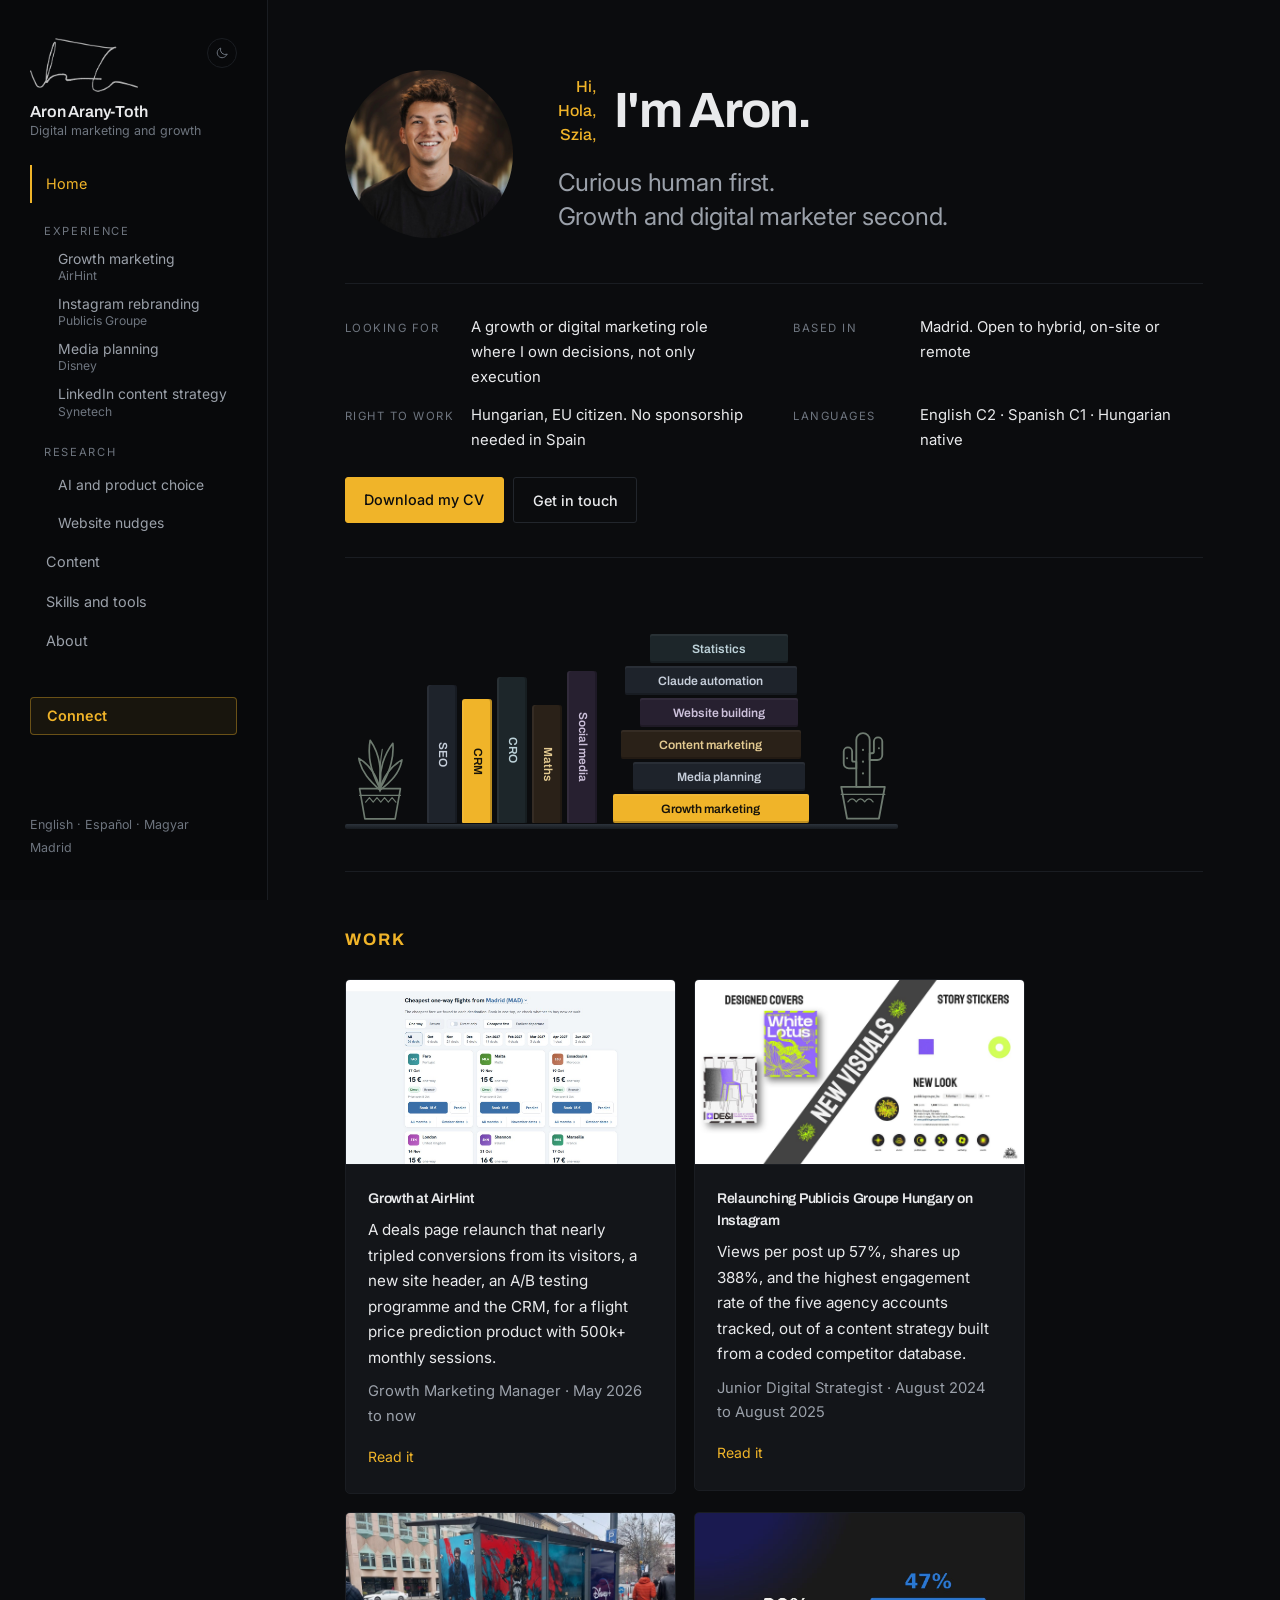
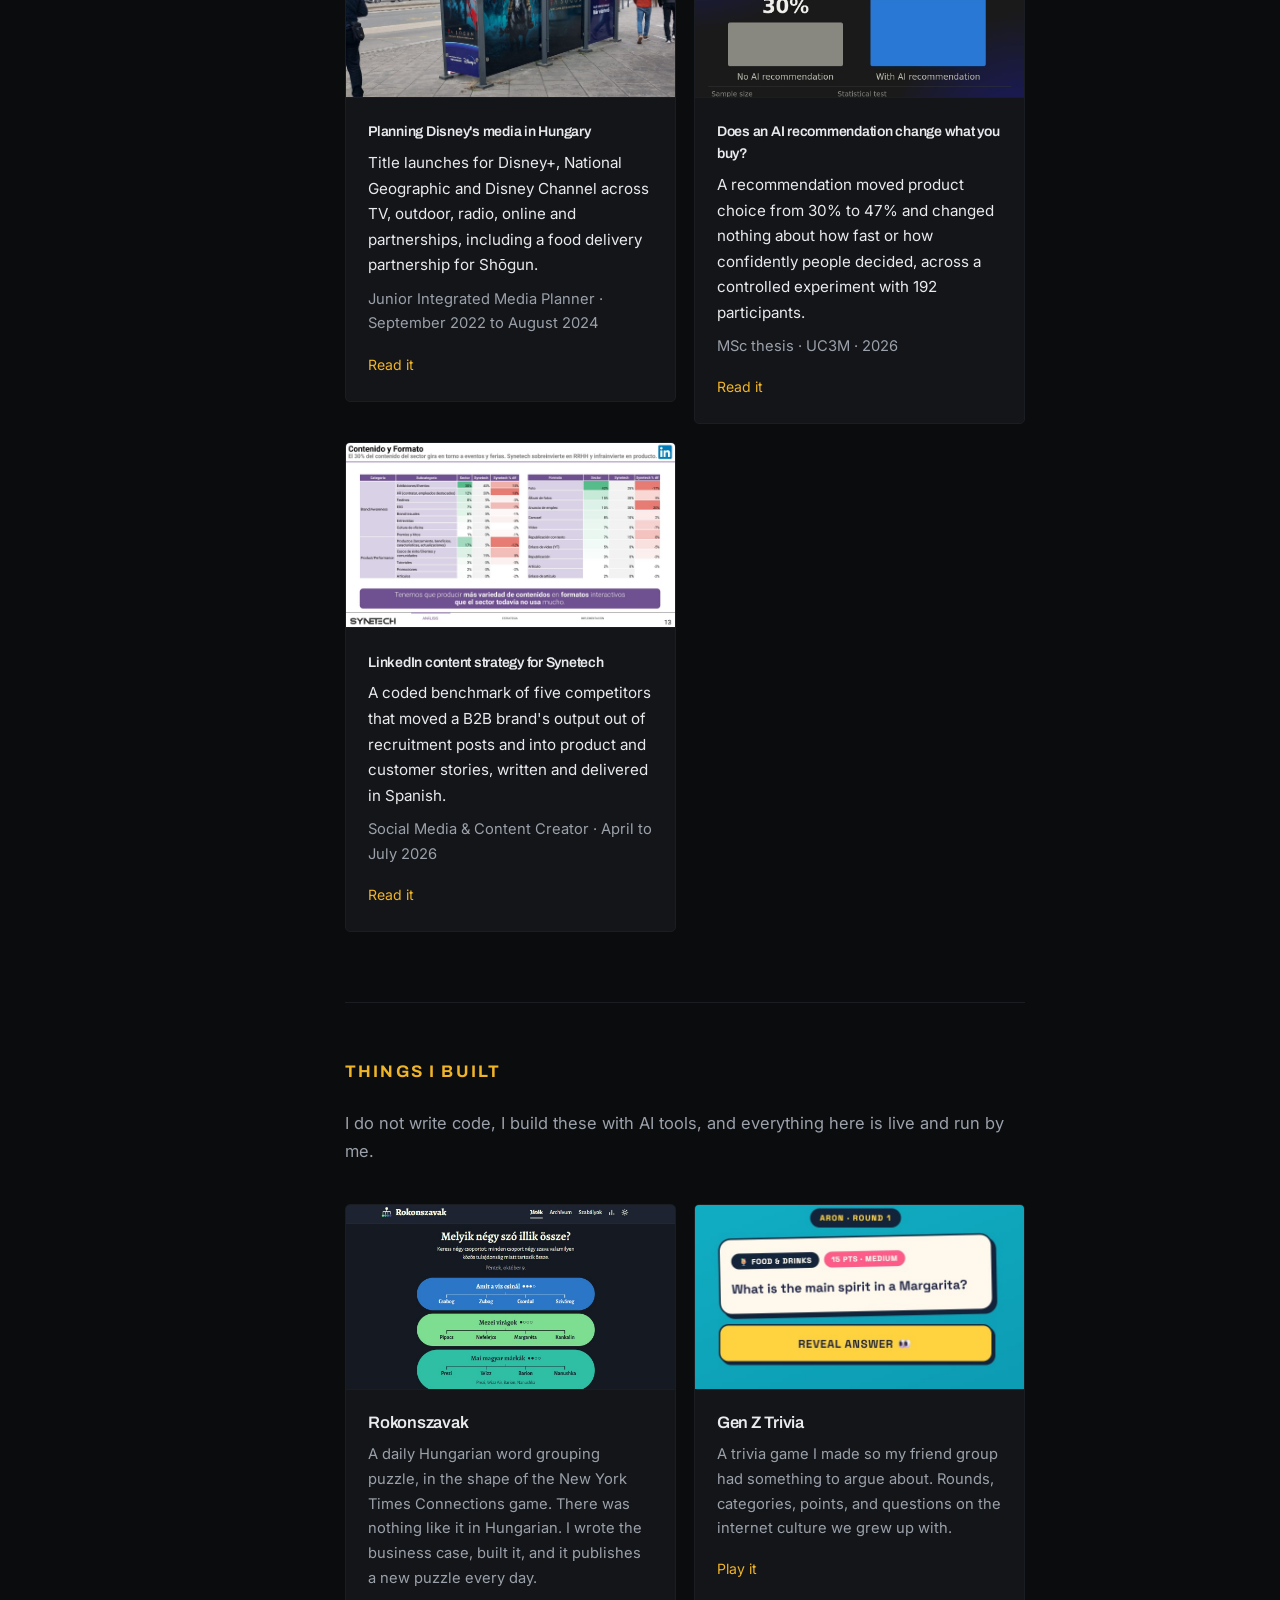
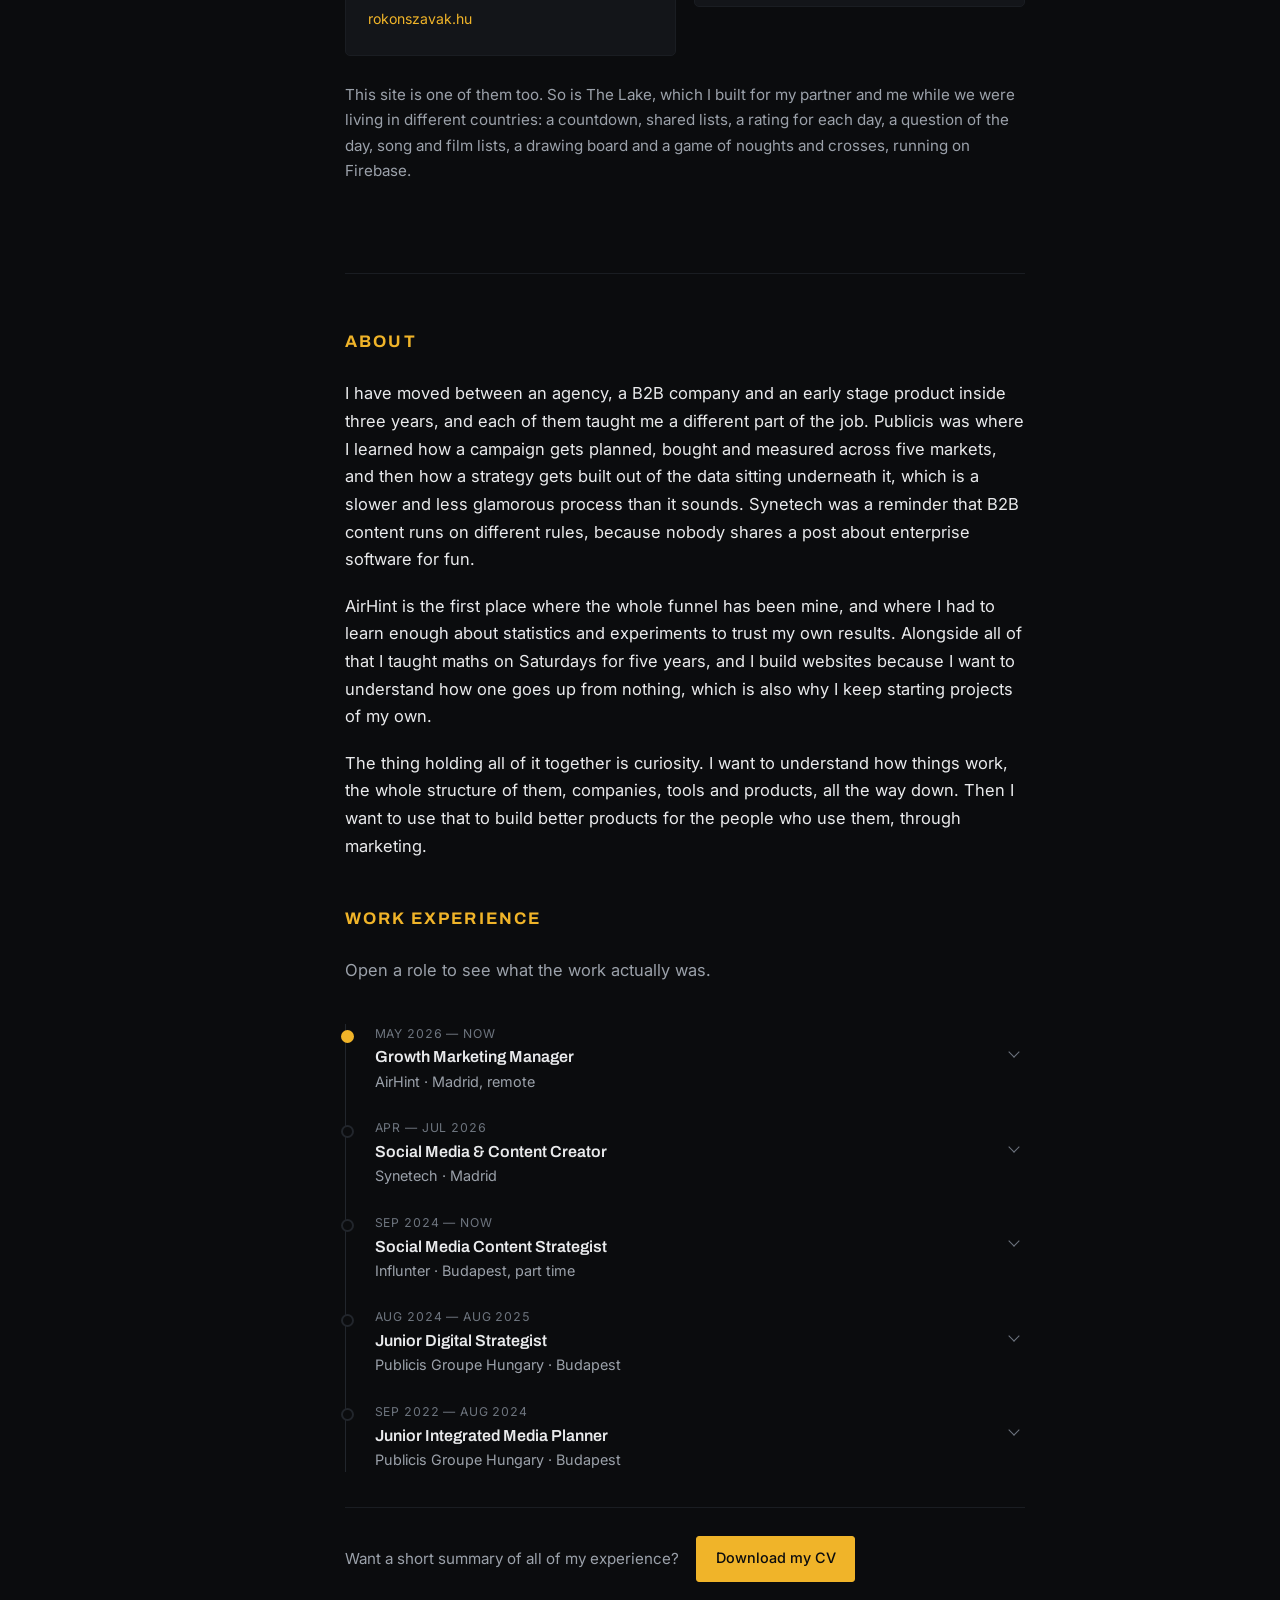
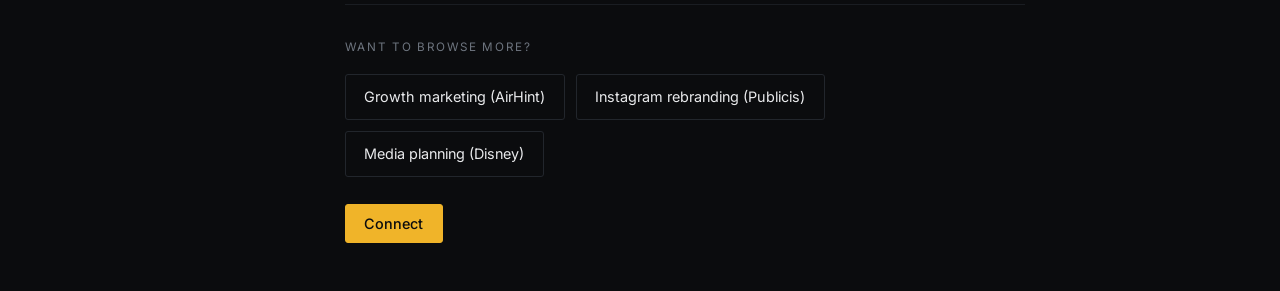
<file: index.html>
<!DOCTYPE html>
<html lang="en">
<head>
<!-- Google tag (gtag.js) -->
<script async src="https://www.googletagmanager.com/gtag/js?id=G-M00644Y2WV"></script>
<script>
  window.dataLayer = window.dataLayer || [];
  function gtag(){dataLayer.push(arguments);}
  gtag('js', new Date());
  gtag('config', 'G-M00644Y2WV');
</script>
<meta charset="utf-8">
<meta name="viewport" content="width=device-width, initial-scale=1">
<title>Aron Arany-Toth — Digital marketing and growth</title>
<meta name="description" content="Digital marketing and growth. Paid search, content strategy and campaign analysis. Madrid, working in English, Spanish and Hungarian.">
<link rel="preconnect" href="https://fonts.googleapis.com">
<link rel="preconnect" href="https://fonts.gstatic.com" crossorigin>
<link href="https://fonts.googleapis.com/css2?family=Archivo:wght@500;600;700&family=Inter:wght@400;500;600&display=swap" rel="stylesheet">
<link rel="stylesheet" href="style.css">
<script>
(function(){var t="dark";try{t=localStorage.getItem("theme")||"dark";}catch(e){}document.documentElement.setAttribute("data-theme",t);})();
</script>
</head>
<body>
<a class="skip" href="#main">Skip to content</a>

<aside class="sidebar">
  <div class="side-top">
    <img class="signature" src="assets/signature.png" alt="">
    <a class="side-name" href="index.html">
      <strong>Aron Arany-Toth</strong>
      <span>Digital marketing and growth</span>
    </a>
    <button class="theme-toggle" type="button" data-theme-toggle title="Switch to light mode" aria-label="Switch to light mode">
      <svg class="icon-moon" viewBox="0 0 24 24" aria-hidden="true" xmlns="http://www.w3.org/2000/svg">
        <path d="M20.4 14.3A8.5 8.5 0 0 1 9.7 3.6a8.5 8.5 0 1 0 10.7 10.7Z"/>
      </svg>
      <svg class="icon-sun" viewBox="0 0 24 24" aria-hidden="true" xmlns="http://www.w3.org/2000/svg">
        <circle cx="12" cy="12" r="4.2"/>
        <path d="M12 2.4v2.4M12 19.2v2.4M4.2 4.2l1.7 1.7M18.1 18.1l1.7 1.7M2.4 12h2.4M19.2 12h2.4M4.2 19.8l1.7-1.7M18.1 5.9l1.7-1.7"/>
      </svg>
      <span class="sr-only theme-label">Light</span>
    </button>
    <button class="menu-btn" type="button" data-menu-toggle aria-expanded="false" aria-controls="sidenav" aria-label="Open menu">
      <span class="bars" aria-hidden="true"><span></span><span></span><span></span></span>
    </button>
  </div>

  <div class="side-panel" id="sidenav">
    <nav class="nav" aria-label="Pages">
    <a href="index.html" class="active">Home</a>
    <p class="nav-group">Experience</p>
    <a href="airhint.html" class="navsub two"><span class="n1">Growth marketing</span><span class="n2">AirHint</span></a>
    <a href="publicis.html" class="navsub two"><span class="n1">Instagram rebranding</span><span class="n2">Publicis Groupe</span></a>
    <a href="disney.html" class="navsub two"><span class="n1">Media planning</span><span class="n2">Disney</span></a>
    <a href="synetech.html" class="navsub two"><span class="n1">LinkedIn content strategy</span><span class="n2">Synetech</span></a>
    <p class="nav-group">Research</p>
    <a href="research.html" class="navsub">AI and product choice</a>
    <a href="research-booking.html" class="navsub">Website nudges</a>
    <a href="content.html">Content</a>
    <a href="skills.html">Skills and tools</a>
    <a href="about.html">About</a>
    </nav>

    <button class="nav-connect" type="button" data-connect>Connect</button>

    <div class="side-bottom">
      <p>English · Español · Magyar</p>
      <p>Madrid</p>
    </div>
  </div>
</aside>
<div class="scrim" data-menu-close hidden></div>

<main id="main">

<section class="hero">
  <img class="hero-photo" src="assets/aron.jpg" alt="Aron Arany-Toth">
  <div class="hero-text">
    <div class="greet">
      <div class="greet-langs"><span>Hi,</span><span>Hola,</span><span>Szia,</span></div>
      <h1 class="greet-name">I'm Aron.</h1>
    </div>
    <p class="hero-head">Curious human first.<br>Growth and digital marketer second.</p>
  </div>
</section>

<section class="facts">
  <dl>
    <div><dt>Looking for</dt><dd>A growth or digital marketing role where I own decisions, not only execution</dd></div>
    <div><dt>Based in</dt><dd>Madrid. Open to hybrid, on-site or remote</dd></div>
    <div><dt>Right to work</dt><dd>Hungarian, EU citizen. No sponsorship needed in Spain</dd></div>
    <div><dt>Languages</dt><dd>English C2 &#183; Spanish C1 &#183; Hungarian native</dd></div>
  </dl>
  <div class="facts-cta">
    <a class="btn primary" href="assets/cv.pdf">Download my CV</a>
    <button class="btn" type="button" data-connect>Get in touch</button>
  </div>
</section>

<section class="section curious">
  <div class="shelf">
    <div class="shelf-row">
      <svg class="plant" viewBox="0 0 82 150" aria-hidden="true" xmlns="http://www.w3.org/2000/svg">
      <path d="M41 104 C30 84 24 62 28 40 C38 54 44 76 41 104Z"/>
      <path d="M41 104 C52 86 60 66 58 44 C47 58 39 80 41 104Z"/>
      <path d="M41 106 C28 94 16 82 13 64 C27 72 38 88 41 106Z"/>
      <path d="M41 106 C55 95 67 84 70 66 C56 74 44 89 41 106Z"/>
      <path d="M41 108 C40 92 41 70 44 52" class="thin"/>
      <path d="M14 104 L68 104 L61 144 L21 144 Z"/>
      <path d="M14 113 L68 113" class="thin"/>
      <path d="M22 122 l5 -6 5 6 5 -6 5 6 5 -6 5 6 5 -6 5 6" class="thin"/>
    </svg>
      <ul class="standing">
        <li class="book sp1" style="height:138px;animation-delay:0ms"><a href="airhint.html"><span>SEO</span></a></li>
        <li class="book sp3" style="height:124px;animation-delay:60ms"><a href="airhint.html"><span>CRM</span></a></li>
        <li class="book sp4" style="height:146px;animation-delay:120ms"><a href="airhint.html"><span>CRO</span></a></li>
        <li class="book sp2" style="height:118px;animation-delay:180ms"><a href="about.html"><span>Maths</span></a></li>
        <li class="book sp5" style="height:152px;animation-delay:240ms"><a href="publicis.html"><span>Social media</span></a></li>
      </ul>
      <ul class="stack">
        <li class="flat sp4" style="width:138px;animation-delay:300ms"><a href="research.html">Statistics</a></li>
        <li class="flat sp1" style="width:172px;animation-delay:360ms"><a href="#built">Claude automation</a></li>
        <li class="flat sp5" style="width:158px;animation-delay:420ms"><a href="#built">Website building</a></li>
        <li class="flat sp2" style="width:180px;animation-delay:480ms"><a href="synetech.html">Content marketing</a></li>
        <li class="flat sp1" style="width:172px;animation-delay:540ms"><a href="skills.html">Media planning</a></li>
        <li class="flat sp3" style="width:196px;animation-delay:600ms"><a href="airhint.html">Growth marketing</a></li>
      </ul>
      <svg class="plant" viewBox="0 0 74 150" aria-hidden="true" xmlns="http://www.w3.org/2000/svg">
      <path d="M29 106 L29 50 a8 8 0 0 1 16 0 L45 106Z"/>
      <path d="M29 84 L20 84 a6 6 0 0 1 -6 -6 L14 64 a5 5 0 0 1 10 0 L24 74 a2 2 0 0 0 2 2 L29 76Z"/>
      <path d="M45 74 L54 74 a6 6 0 0 0 6 -6 L60 52 a5 5 0 0 0 -10 0 L50 64 a2 2 0 0 1 -2 2 L45 66Z"/>
      <circle cx="37" cy="62" r="1.3" class="fill"/><circle cx="37" cy="76" r="1.3" class="fill"/>
      <circle cx="37" cy="90" r="1.3" class="fill"/><circle cx="18" cy="72" r="1.2" class="fill"/>
      <circle cx="56" cy="60" r="1.2" class="fill"/>
      <path d="M11 106 L63 106 L56 144 L18 144 Z"/>
      <path d="M11 115 L63 115" class="thin"/>
      <path d="M19 124 q5 -7 10 0 q5 -7 10 0 q5 -7 10 0" class="thin"/>
    </svg>
    </div>
    <div class="shelf-board"></div>
  </div>
</section>

<section class="section">
  <h2 class="sec-title">Work</h2>
  <div class="cards">

    <article class="card">
      <a class="thumb wide" href="airhint.html">
        <img src="assets/airhint/deals-page.jpg" alt="The AirHint deals page">
      </a>
      <div class="card-body">
        <h3><a href="airhint.html">Growth at AirHint</a></h3>
        <p class="card-lead">A deals page relaunch that nearly tripled conversions from its visitors, a new site header, an A/B testing programme and the CRM, for a flight price prediction product with 500k+ monthly sessions.</p>
        <p class="card-meta">Growth Marketing Manager · May 2026 to now</p>
        <a href="airhint.html">Read it</a>
      </div>
    </article>

    <article class="card">
      <a class="thumb wide" href="publicis.html">
        <img src="assets/publicis/new-visuals.jpg" alt="Publicis Instagram redesign">
      </a>
      <div class="card-body">
        <h3><a href="publicis.html">Relaunching Publicis Groupe Hungary on Instagram</a></h3>
        <p class="card-lead">Views per post up 57%, shares up 388%, and the highest engagement rate of the five agency accounts tracked, out of a content strategy built from a coded competitor database.</p>
        <p class="card-meta">Junior Digital Strategist · August 2024 to August 2025</p>
        <a href="publicis.html">Read it</a>
      </div>
    </article>

    <article class="card">
      <a class="thumb wide" href="disney.html">
        <img src="assets/disney/shogun-shelter.jpg" alt="A Budapest bus shelter fully wrapped for the Shōgun launch on Disney+">
      </a>
      <div class="card-body">
        <h3><a href="disney.html">Planning Disney's media in Hungary</a></h3>
        <p class="card-lead">Title launches for Disney+, National Geographic and Disney Channel across TV, outdoor, radio, online and partnerships, including a food delivery partnership for Shōgun.</p>
        <p class="card-meta">Junior Integrated Media Planner · September 2022 to August 2024</p>
        <a href="disney.html">Read it</a>
      </div>
    </article>

    <article class="card">
      <a class="thumb wide" href="research.html">
        <img src="assets/thesis-chart.jpg" alt="Thesis result chart">
      </a>
      <div class="card-body">
        <h3><a href="research.html">Does an AI recommendation change what you buy?</a></h3>
        <p class="card-lead">A recommendation moved product choice from 30% to 47% and changed nothing about how fast or how confidently people decided, across a controlled experiment with 192 participants.</p>
        <p class="card-meta">MSc thesis · UC3M · 2026</p>
        <a href="research.html">Read it</a>
      </div>
    </article>

    <article class="card">
      <a class="thumb wide" href="synetech.html">
        <img src="assets/synetech/linkedin-formats.jpg" alt="LinkedIn content and format benchmark">
      </a>
      <div class="card-body">
        <h3><a href="synetech.html">LinkedIn content strategy for Synetech</a></h3>
        <p class="card-lead">A coded benchmark of five competitors that moved a B2B brand's output out of recruitment posts and into product and customer stories, written and delivered in Spanish.</p>
        <p class="card-meta">Social Media &amp; Content Creator · April to July 2026</p>
        <a href="synetech.html">Read it</a>
      </div>
    </article>

  </div>
</section>

<section id="built" class="section">
  <h2 class="sec-title">Things I built</h2>
  <p class="sec-intro">I do not write code, I build these with AI tools, and everything here is live and run by me.</p>
  <div class="cards">
    <article class="card">
      <a class="thumb wide" href="https://rokonszavak.hu" target="_blank" rel="noopener">
        <img src="assets/work/rokonszavak-game.jpg" alt="A solved Rokonszavak puzzle showing three colour-coded groups of four Hungarian words">
      </a>
      <div class="card-body">
        <h3>Rokonszavak</h3>
        <p>A daily Hungarian word grouping puzzle, in the shape of the New York Times Connections game. There was nothing like it in Hungarian. I wrote the business case, built it, and it publishes a new puzzle every day.</p>
        <a href="https://rokonszavak.hu" target="_blank" rel="noopener">rokonszavak.hu</a>
      </div>
    </article>
    <article class="card">
      <a class="thumb wide" href="https://theataron.github.io/genztrivia/" target="_blank" rel="noopener">
        <img src="assets/work/genz-trivia.jpg" alt="A Gen Z Trivia question card: food and drinks, 15 points, medium">
      </a>
      <div class="card-body">
        <h3>Gen Z Trivia</h3>
        <p>A trivia game I made so my friend group had something to argue about. Rounds, categories, points, and questions on the internet culture we grew up with.</p>
        <a href="https://theataron.github.io/genztrivia/" target="_blank" rel="noopener">Play it</a>
      </div>
    </article>
  </div>
  <p class="after-cards">This site is one of them too. So is The Lake, which I built for my partner and me while we were living in different countries: a countdown, shared lists, a rating for each day, a question of the day, song and film lists, a drawing board and a game of noughts and crosses, running on Firebase.</p>
</section>

<section class="section">
  <h2 class="sec-title">About</h2>
  <p>I have moved between an agency, a B2B company and an early stage product inside three years, and each of them taught me a different part of the job. Publicis was where I learned how a campaign gets planned, bought and measured across five markets, and then how a strategy gets built out of the data sitting underneath it, which is a slower and less glamorous process than it sounds. Synetech was a reminder that B2B content runs on different rules, because nobody shares a post about enterprise software for fun.</p>
  <p>AirHint is the first place where the whole funnel has been mine, and where I had to learn enough about statistics and experiments to trust my own results. Alongside all of that I taught maths on Saturdays for five years, and I build websites because I want to understand how one goes up from nothing, which is also why I keep starting projects of my own.</p>
  <p>The thing holding all of it together is curiosity. I want to understand how things work, the whole structure of them, companies, tools and products, all the way down. Then I want to use that to build better products for the people who use them, through marketing.</p>

  <h2 class="sec-title tl-title">Work experience</h2>
  <p class="sec-intro">Open a role to see what the work actually was.</p>
  <ol class="timeline">
    <li>
      <details class="tl-item">
        <summary>
          <span class="tl-date">May 2026 &mdash; now</span>
          <span class="tl-role">Growth Marketing Manager</span>
          <span class="tl-org">AirHint &middot; Madrid, remote</span>
        </summary>
        <ul class="tl-points">
          <li>Relaunched the deals page. Conversions from its visitors nearly tripled, and their share of all conversions went from 3.3% to 7.7%.</li>
          <li>A new site header and How it works page, A/B tests in GrowthBook, and the analysis of why the site&rsquo;s AI referral traffic converts four times better than average.</li>
          <li>The CRM and email programme in Brevo, B2B partnerships, and the yearly growth plan.</li>
        </ul>
        <p class="tl-link"><a href="airhint.html">Read the case study</a></p>
      </details>
    </li>
    <li>
      <details class="tl-item">
        <summary>
          <span class="tl-date">Apr &mdash; Jul 2026</span>
          <span class="tl-role">Social Media &amp; Content Creator</span>
          <span class="tl-org">Synetech &middot; Madrid</span>
        </summary>
        <ul class="tl-points">
          <li>Rebuilt the LinkedIn content strategy for an education technology company out of a coded benchmark of five competitors, written and delivered in Spanish.</li>
          <li>Brand assets, logos and icons drawn to their brand book in Illustrator.</li>
        </ul>
        <p class="tl-link"><a href="synetech.html">Read the case study</a></p>
      </details>
    </li>
    <li>
      <details class="tl-item">
        <summary>
          <span class="tl-date">Sep 2024 &mdash; now</span>
          <span class="tl-role">Social Media Content Strategist</span>
          <span class="tl-org">Influnter &middot; Budapest, part time</span>
        </summary>
        <ul class="tl-points">
          <li>Influencer and social concepts for Nike, Costa Coffee, Madame Tussauds and ChatGPT, on Instagram and TikTok.</li>
        </ul>
      </details>
    </li>
    <li>
      <details class="tl-item">
        <summary>
          <span class="tl-date">Aug 2024 &mdash; Aug 2025</span>
          <span class="tl-role">Junior Digital Strategist</span>
          <span class="tl-org">Publicis Groupe Hungary &middot; Budapest</span>
        </summary>
        <ul class="tl-points">
          <li>Paid and organic social across Instagram, TikTok, Facebook and LinkedIn for five European markets.</li>
          <li>Relaunched the agency&rsquo;s own Instagram account off a competitive content database I built.</li>
          <li>Turned campaign performance data into recommendations the creative team could act on, which is where most of my analytics habits come from.</li>
        </ul>
        <p class="tl-link"><a href="publicis.html">Read the case study</a></p>
      </details>
    </li>
    <li>
      <details class="tl-item">
        <summary>
          <span class="tl-date">Sep 2022 &mdash; Aug 2024</span>
          <span class="tl-role">Junior Integrated Media Planner</span>
          <span class="tl-org">Publicis Groupe Hungary &middot; Budapest</span>
        </summary>
        <ul class="tl-points">
          <li>Planned and monitored integrated campaigns across digital (local, social, programmatic), television, out of home, radio and partnerships, with budgets of several million euros a year.</li>
          <li>Clients: Disney, Disney+, National Geographic, Disney Channel, Lindt, Diageo and Spin Master, planned and tracked in Excel.</li>
          <li>Ad serving and audience research in Campaign Manager, AdReal, Gemius, Kantar and TGI, with the work tracked in Jira.</li>
        </ul>
        <p class="tl-link"><a href="disney.html">Read the case study</a></p>
      </details>
    </li>
  </ol>

  <div class="cv-cta">
    <p>Want a short summary of all of my experience?</p>
    <a class="btn primary" href="assets/cv.pdf">Download my CV</a>
  </div>
</section>


<nav class="onward" aria-label="More pages">
  <p class="onward-label">Want to browse more?</p>
  <div class="onward-links desk-only">
    <a href="airhint.html">Growth marketing (AirHint)</a>
    <a href="publicis.html">Instagram rebranding (Publicis)</a>
    <a href="disney.html">Media planning (Disney)</a>
  </div>
  <div class="onward-links mob-only">
    <a href="airhint.html">Growth marketing (AirHint)</a>
    <a href="publicis.html">Instagram rebranding (Publicis)</a>
    <a href="disney.html">Media planning (Disney)</a>
    <a href="synetech.html">LinkedIn content strategy (Synetech)</a>
    <a href="research.html">AI and product choice (research)</a>
    <a href="research-booking.html">Website nudges (research)</a>
    <a href="content.html">Content</a>
    <a href="skills.html">Skills and tools</a>
    <a href="about.html">About</a>
  </div>
</nav>
<footer class="pagefoot">
  <button class="foot-connect btn primary" type="button" data-connect>Connect</button>
</footer>
</main>

<dialog id="connect-panel" class="connect">
  <div class="connect-inner">
    <button class="connect-close" type="button" data-connect-close aria-label="Close">&times;</button>
    <h2 class="connect-title">Connect</h2>

    <div class="c-block">
      <p class="c-label">Email</p>
      <p class="c-val">aranytotharon@gmail.com</p>
      <div class="c-actions">
        <a class="btn primary" href="mailto:aranytotharon@gmail.com">Compose an email</a>
        <button class="btn" type="button" data-copy="aranytotharon@gmail.com">Copy address</button>
      </div>
    </div>

    <div class="c-block">
      <p class="c-label">Stay in touch</p>
      <p class="c-note">I am most responsive on LinkedIn.</p>
      <div class="c-actions">
        <a class="btn" href="https://www.linkedin.com/in/aron-arany-toth/" target="_blank" rel="noopener">LinkedIn</a>
      </div>
    </div>

    <div class="c-block">
      <p class="c-label">CV</p>
      <div class="c-actions">
        <a class="btn" href="assets/cv.pdf">Download as PDF</a>
      </div>
    </div>
  </div>
</dialog>
<script src="script.js"></script>
</body>
</html>
</file>
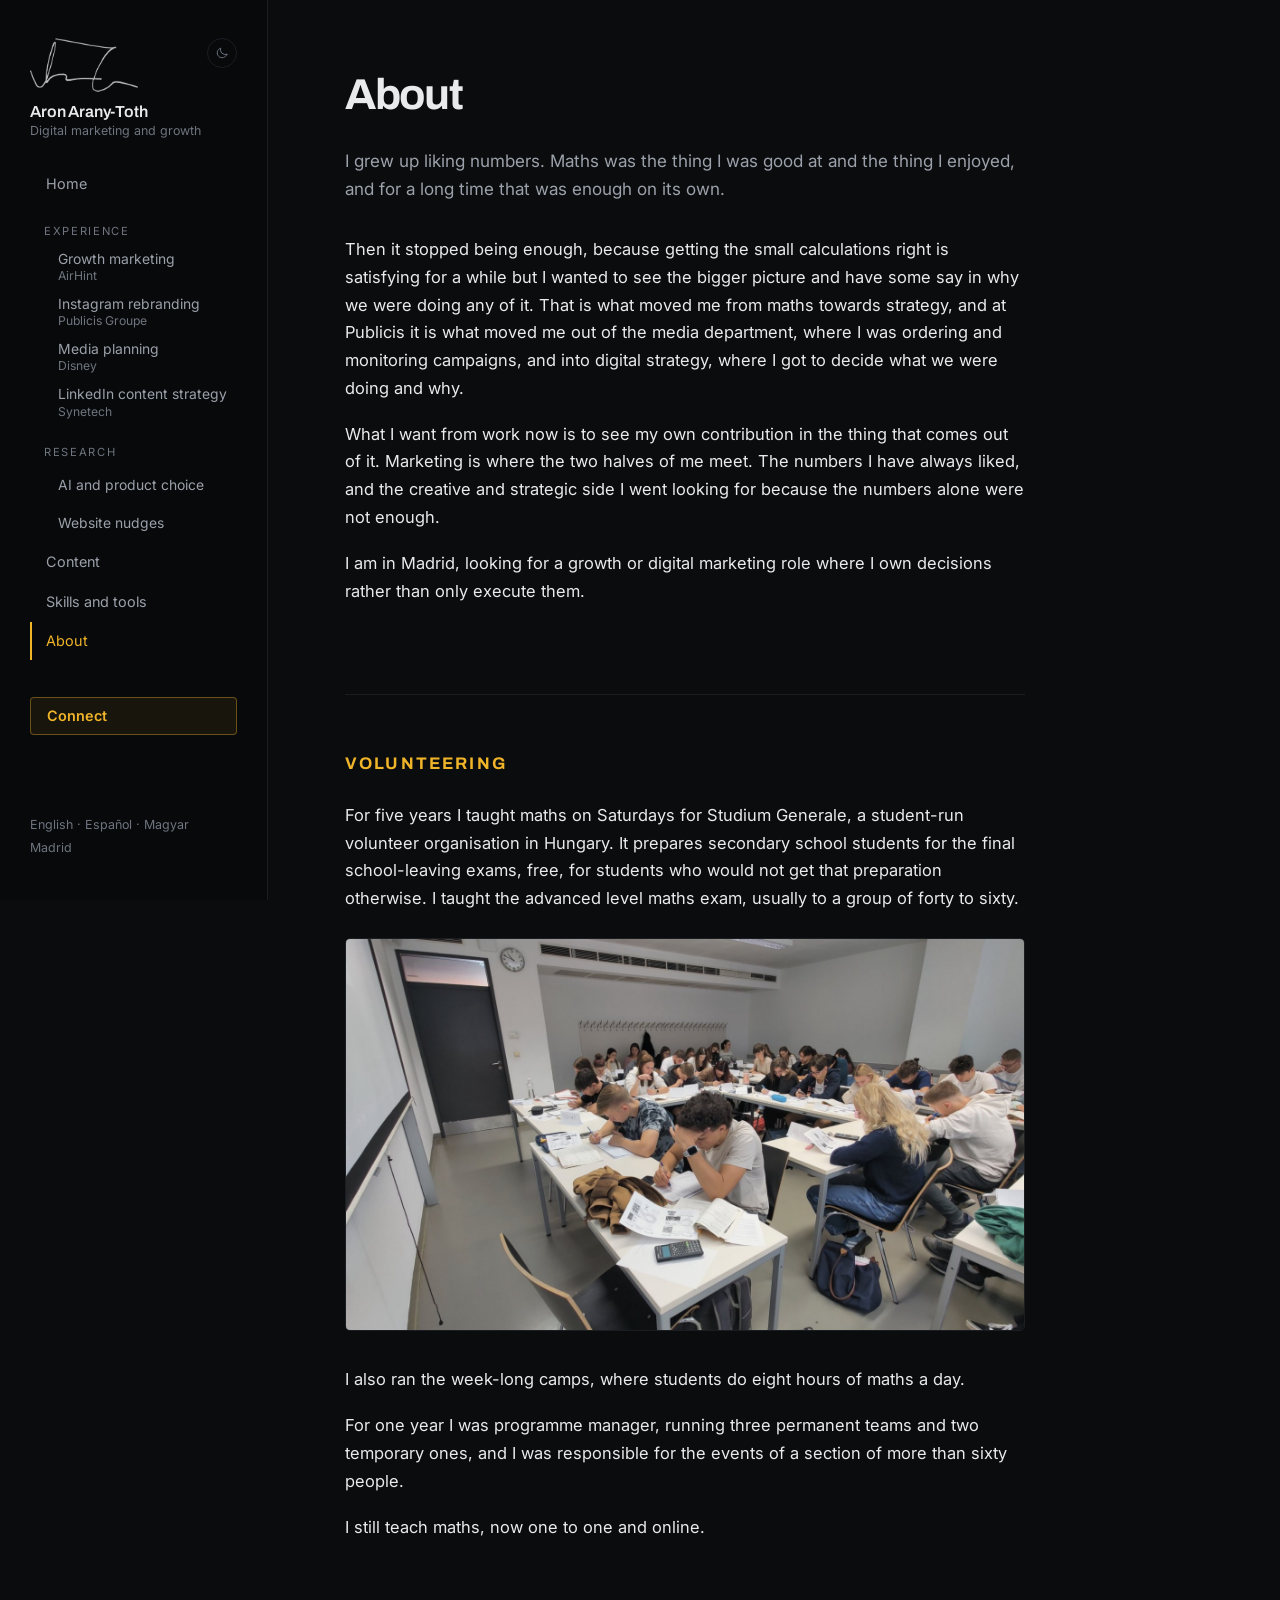
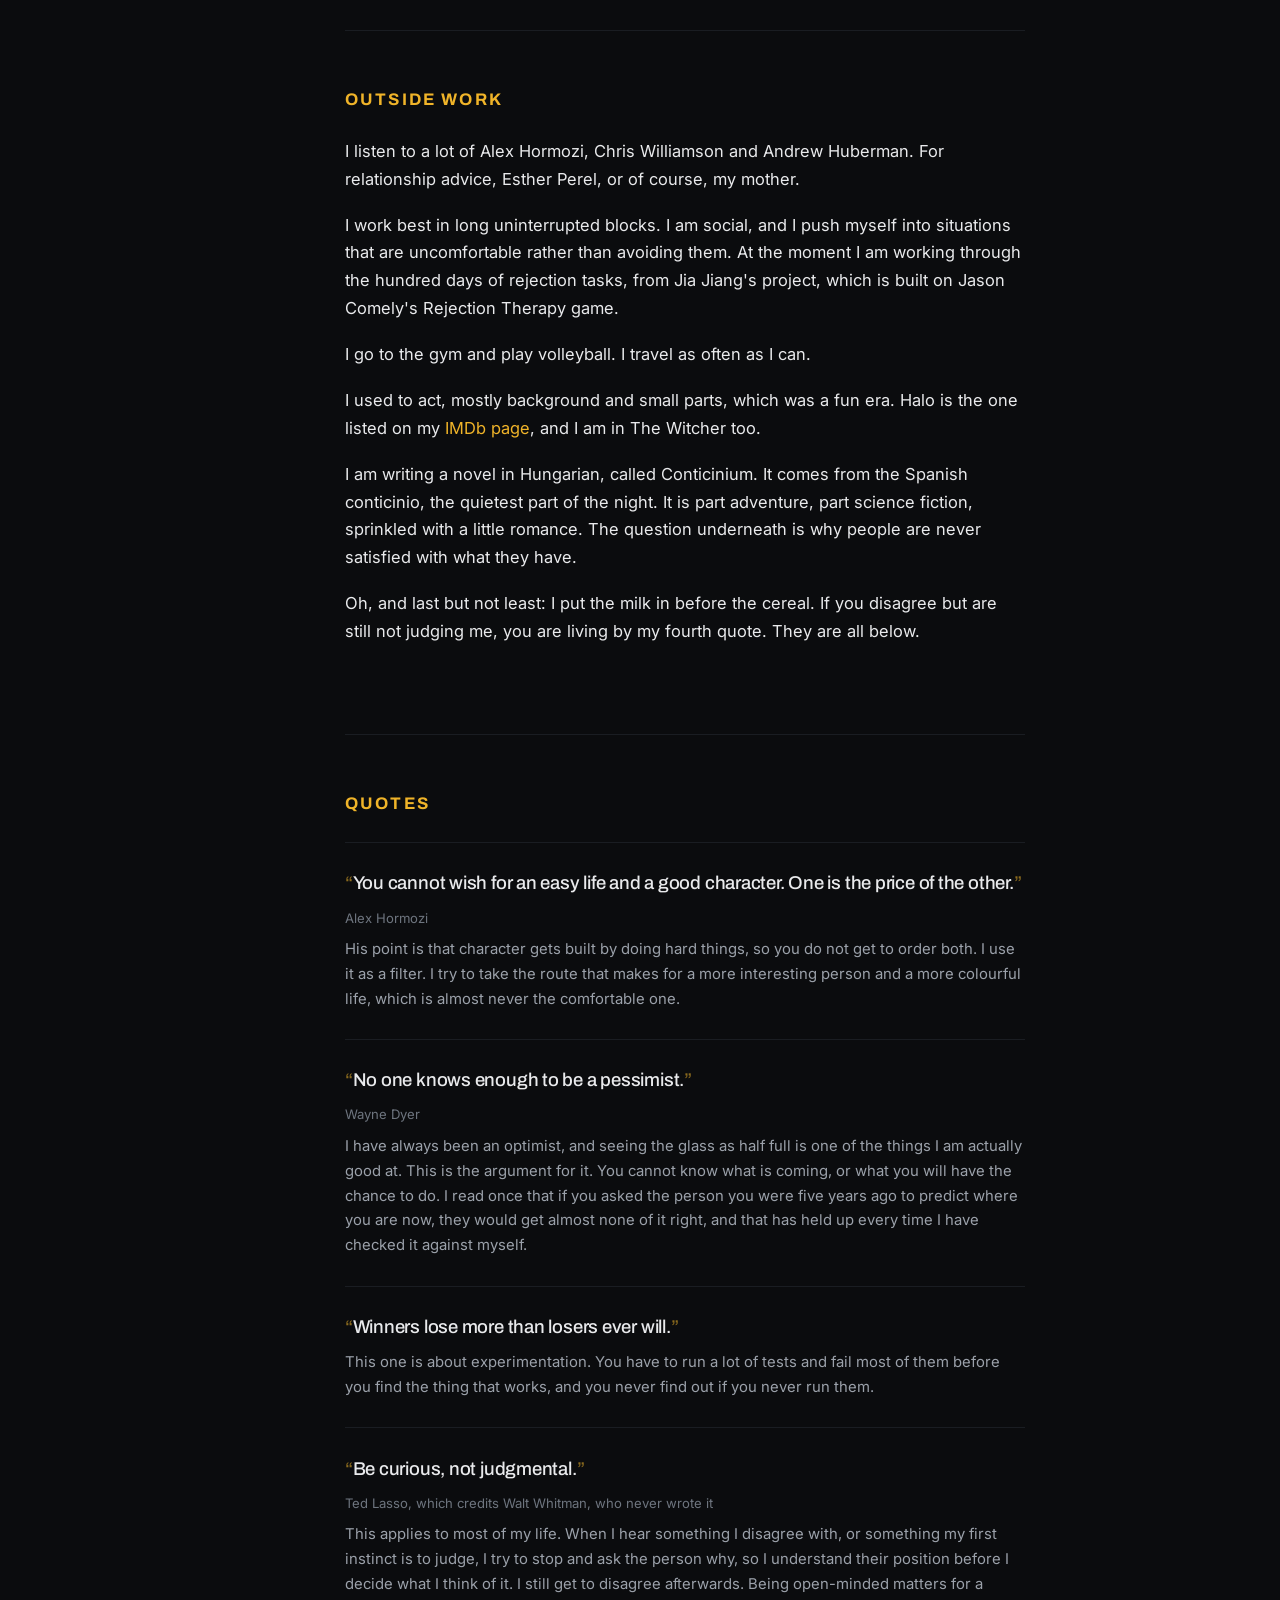
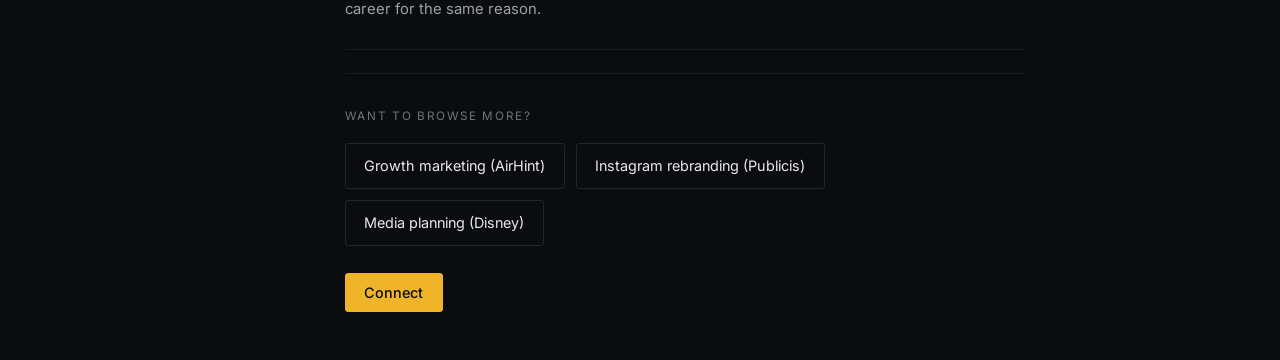
<file: about.html>
<!DOCTYPE html>
<html lang="en">
<head>
<!-- Google tag (gtag.js) -->
<script async src="https://www.googletagmanager.com/gtag/js?id=G-M00644Y2WV"></script>
<script>
  window.dataLayer = window.dataLayer || [];
  function gtag(){dataLayer.push(arguments);}
  gtag('js', new Date());
  gtag('config', 'G-M00644Y2WV');
</script>
<meta charset="utf-8">
<meta name="viewport" content="width=device-width, initial-scale=1">
<title>About — Aron Arany-Toth</title>
<meta name="description" content="Teaching, acting, writing, and the things I keep coming back to.">
<link rel="preconnect" href="https://fonts.googleapis.com">
<link rel="preconnect" href="https://fonts.gstatic.com" crossorigin>
<link href="https://fonts.googleapis.com/css2?family=Archivo:wght@500;600;700&family=Inter:wght@400;500;600&display=swap" rel="stylesheet">
<link rel="stylesheet" href="style.css">
<script>
(function(){var t="dark";try{t=localStorage.getItem("theme")||"dark";}catch(e){}document.documentElement.setAttribute("data-theme",t);})();
</script>
</head>
<body>
<a class="skip" href="#main">Skip to content</a>

<aside class="sidebar">
  <div class="side-top">
    <img class="signature" src="assets/signature.png" alt="">
    <a class="side-name" href="index.html">
      <strong>Aron Arany-Toth</strong>
      <span>Digital marketing and growth</span>
    </a>
    <button class="theme-toggle" type="button" data-theme-toggle title="Switch to light mode" aria-label="Switch to light mode">
      <svg class="icon-moon" viewBox="0 0 24 24" aria-hidden="true" xmlns="http://www.w3.org/2000/svg">
        <path d="M20.4 14.3A8.5 8.5 0 0 1 9.7 3.6a8.5 8.5 0 1 0 10.7 10.7Z"/>
      </svg>
      <svg class="icon-sun" viewBox="0 0 24 24" aria-hidden="true" xmlns="http://www.w3.org/2000/svg">
        <circle cx="12" cy="12" r="4.2"/>
        <path d="M12 2.4v2.4M12 19.2v2.4M4.2 4.2l1.7 1.7M18.1 18.1l1.7 1.7M2.4 12h2.4M19.2 12h2.4M4.2 19.8l1.7-1.7M18.1 5.9l1.7-1.7"/>
      </svg>
      <span class="sr-only theme-label">Light</span>
    </button>
    <button class="menu-btn" type="button" data-menu-toggle aria-expanded="false" aria-controls="sidenav" aria-label="Open menu">
      <span class="bars" aria-hidden="true"><span></span><span></span><span></span></span>
    </button>
  </div>

  <div class="side-panel" id="sidenav">
    <nav class="nav" aria-label="Pages">
    <a href="index.html">Home</a>
    <p class="nav-group">Experience</p>
    <a href="airhint.html" class="navsub two"><span class="n1">Growth marketing</span><span class="n2">AirHint</span></a>
    <a href="publicis.html" class="navsub two"><span class="n1">Instagram rebranding</span><span class="n2">Publicis Groupe</span></a>
    <a href="disney.html" class="navsub two"><span class="n1">Media planning</span><span class="n2">Disney</span></a>
    <a href="synetech.html" class="navsub two"><span class="n1">LinkedIn content strategy</span><span class="n2">Synetech</span></a>
    <p class="nav-group">Research</p>
    <a href="research.html" class="navsub">AI and product choice</a>
    <a href="research-booking.html" class="navsub">Website nudges</a>
    <a href="content.html">Content</a>
    <a href="skills.html">Skills and tools</a>
    <a href="about.html" class="active">About</a>
    </nav>

    <button class="nav-connect" type="button" data-connect>Connect</button>

    <div class="side-bottom">
      <p>English · Español · Magyar</p>
      <p>Madrid</p>
    </div>
  </div>
</aside>
<div class="scrim" data-menu-close hidden></div>

<main id="main">

<section class="section">
  <h1 class="page-title">About</h1>
  <p class="lead">I grew up liking numbers. Maths was the thing I was good at and the thing I enjoyed, and for a long time that was enough on its own.</p>
  <p>Then it stopped being enough, because getting the small calculations right is satisfying for a while but I wanted to see the bigger picture and have some say in why we were doing any of it. That is what moved me from maths towards strategy, and at Publicis it is what moved me out of the media department, where I was ordering and monitoring campaigns, and into digital strategy, where I got to decide what we were doing and why.</p>
  <p>What I want from work now is to see my own contribution in the thing that comes out of it. Marketing is where the two halves of me meet. The numbers I have always liked, and the creative and strategic side I went looking for because the numbers alone were not enough.</p>
  <p>I am in Madrid, looking for a growth or digital marketing role where I own decisions rather than only execute them.</p>
</section>

<section id="volunteering" class="section">
  <h2 class="sec-title">Volunteering</h2>
  <p>For five years I taught maths on Saturdays for Studium Generale, a student-run volunteer organisation in Hungary. It prepares secondary school students for the final school-leaving exams, free, for students who would not get that preparation otherwise. I taught the advanced level maths exam, usually to a group of forty to sixty.</p>
  <figure class="fig">
    <img src="assets/teaching.jpg" alt="A full classroom of secondary school students working through maths problems at desks">
  </figure>
  <p>I also ran the week-long camps, where students do eight hours of maths a day.</p>
  <p>For one year I was programme manager, running three permanent teams and two temporary ones, and I was responsible for the events of a section of more than sixty people.</p>
  <p>I still teach maths, now one to one and online.</p>
</section>

<section class="section">
  <h2 class="sec-title">Outside work</h2>
  <p>I listen to a lot of Alex Hormozi, Chris Williamson and Andrew Huberman. For relationship advice, Esther Perel, or of course, my mother.</p>
  <p>I work best in long uninterrupted blocks. I am social, and I push myself into situations that are uncomfortable rather than avoiding them. At the moment I am working through the hundred days of rejection tasks, from Jia Jiang's project, which is built on Jason Comely's Rejection Therapy game.</p>
  <p>I go to the gym and play volleyball. I travel as often as I can.</p>
  <p>I used to act, mostly background and small parts, which was a fun era. Halo is the one listed on my <a href="https://www.imdb.com/name/nm12520506/" target="_blank" rel="noopener">IMDb page</a>, and I am in The Witcher too.</p>
  <p>I am writing a novel in Hungarian, called Conticinium. It comes from the Spanish conticinio, the quietest part of the night. It is part adventure, part science fiction, sprinkled with a little romance. The question underneath is why people are never satisfied with what they have.</p>
  <p>Oh, and last but not least: I put the milk in before the cereal. If you disagree but are still not judging me, you are living by my fourth quote. They are all below.</p>
</section>

<section class="section">
  <h2 class="sec-title">Quotes</h2>
  <ul class="quotes">
    <li>
      <blockquote>You cannot wish for an easy life and a good character. One is the price of the other.</blockquote>
      <p class="attr">Alex Hormozi</p>
      <p class="gloss">His point is that character gets built by doing hard things, so you do not get to order both. I use it as a filter. I try to take the route that makes for a more interesting person and a more colourful life, which is almost never the comfortable one.</p>
    </li>
    <li>
      <blockquote>No one knows enough to be a pessimist.</blockquote>
      <p class="attr">Wayne Dyer</p>
      <p class="gloss">I have always been an optimist, and seeing the glass as half full is one of the things I am actually good at. This is the argument for it. You cannot know what is coming, or what you will have the chance to do. I read once that if you asked the person you were five years ago to predict where you are now, they would get almost none of it right, and that has held up every time I have checked it against myself.</p>
    </li>
    <li>
      <blockquote>Winners lose more than losers ever will.</blockquote>
      <p class="gloss">This one is about experimentation. You have to run a lot of tests and fail most of them before you find the thing that works, and you never find out if you never run them.</p>
    </li>
    <li>
      <blockquote>Be curious, not judgmental.</blockquote>
      <p class="attr">Ted Lasso, which credits Walt Whitman, who never wrote it</p>
      <p class="gloss">This applies to most of my life. When I hear something I disagree with, or something my first instinct is to judge, I try to stop and ask the person why, so I understand their position before I decide what I think of it. I still get to disagree afterwards. Being open-minded matters for a career for the same reason.</p>
    </li>
  </ul>
</section>


<nav class="onward" aria-label="More pages">
  <p class="onward-label">Want to browse more?</p>
  <div class="onward-links desk-only">
    <a href="airhint.html">Growth marketing (AirHint)</a>
    <a href="publicis.html">Instagram rebranding (Publicis)</a>
    <a href="disney.html">Media planning (Disney)</a>
  </div>
  <div class="onward-links mob-only">
    <a href="index.html">Home</a>
    <a href="airhint.html">Growth marketing (AirHint)</a>
    <a href="publicis.html">Instagram rebranding (Publicis)</a>
    <a href="disney.html">Media planning (Disney)</a>
    <a href="synetech.html">LinkedIn content strategy (Synetech)</a>
    <a href="research.html">AI and product choice (research)</a>
    <a href="research-booking.html">Website nudges (research)</a>
    <a href="content.html">Content</a>
    <a href="skills.html">Skills and tools</a>
  </div>
</nav>
<footer class="pagefoot">
  <button class="foot-connect btn primary" type="button" data-connect>Connect</button>
</footer>
</main>

<dialog id="connect-panel" class="connect">
  <div class="connect-inner">
    <button class="connect-close" type="button" data-connect-close aria-label="Close">&times;</button>
    <h2 class="connect-title">Connect</h2>

    <div class="c-block">
      <p class="c-label">Email</p>
      <p class="c-val">aranytotharon@gmail.com</p>
      <div class="c-actions">
        <a class="btn primary" href="mailto:aranytotharon@gmail.com">Compose an email</a>
        <button class="btn" type="button" data-copy="aranytotharon@gmail.com">Copy address</button>
      </div>
    </div>

    <div class="c-block">
      <p class="c-label">Stay in touch</p>
      <p class="c-note">I am most responsive on LinkedIn.</p>
      <div class="c-actions">
        <a class="btn" href="https://www.linkedin.com/in/aron-arany-toth/" target="_blank" rel="noopener">LinkedIn</a>
      </div>
    </div>

    <div class="c-block">
      <p class="c-label">CV</p>
      <div class="c-actions">
        <a class="btn" href="assets/cv.pdf">Download as PDF</a>
      </div>
    </div>
  </div>
</dialog>
<script src="script.js"></script>
</body>
</html>
</file>
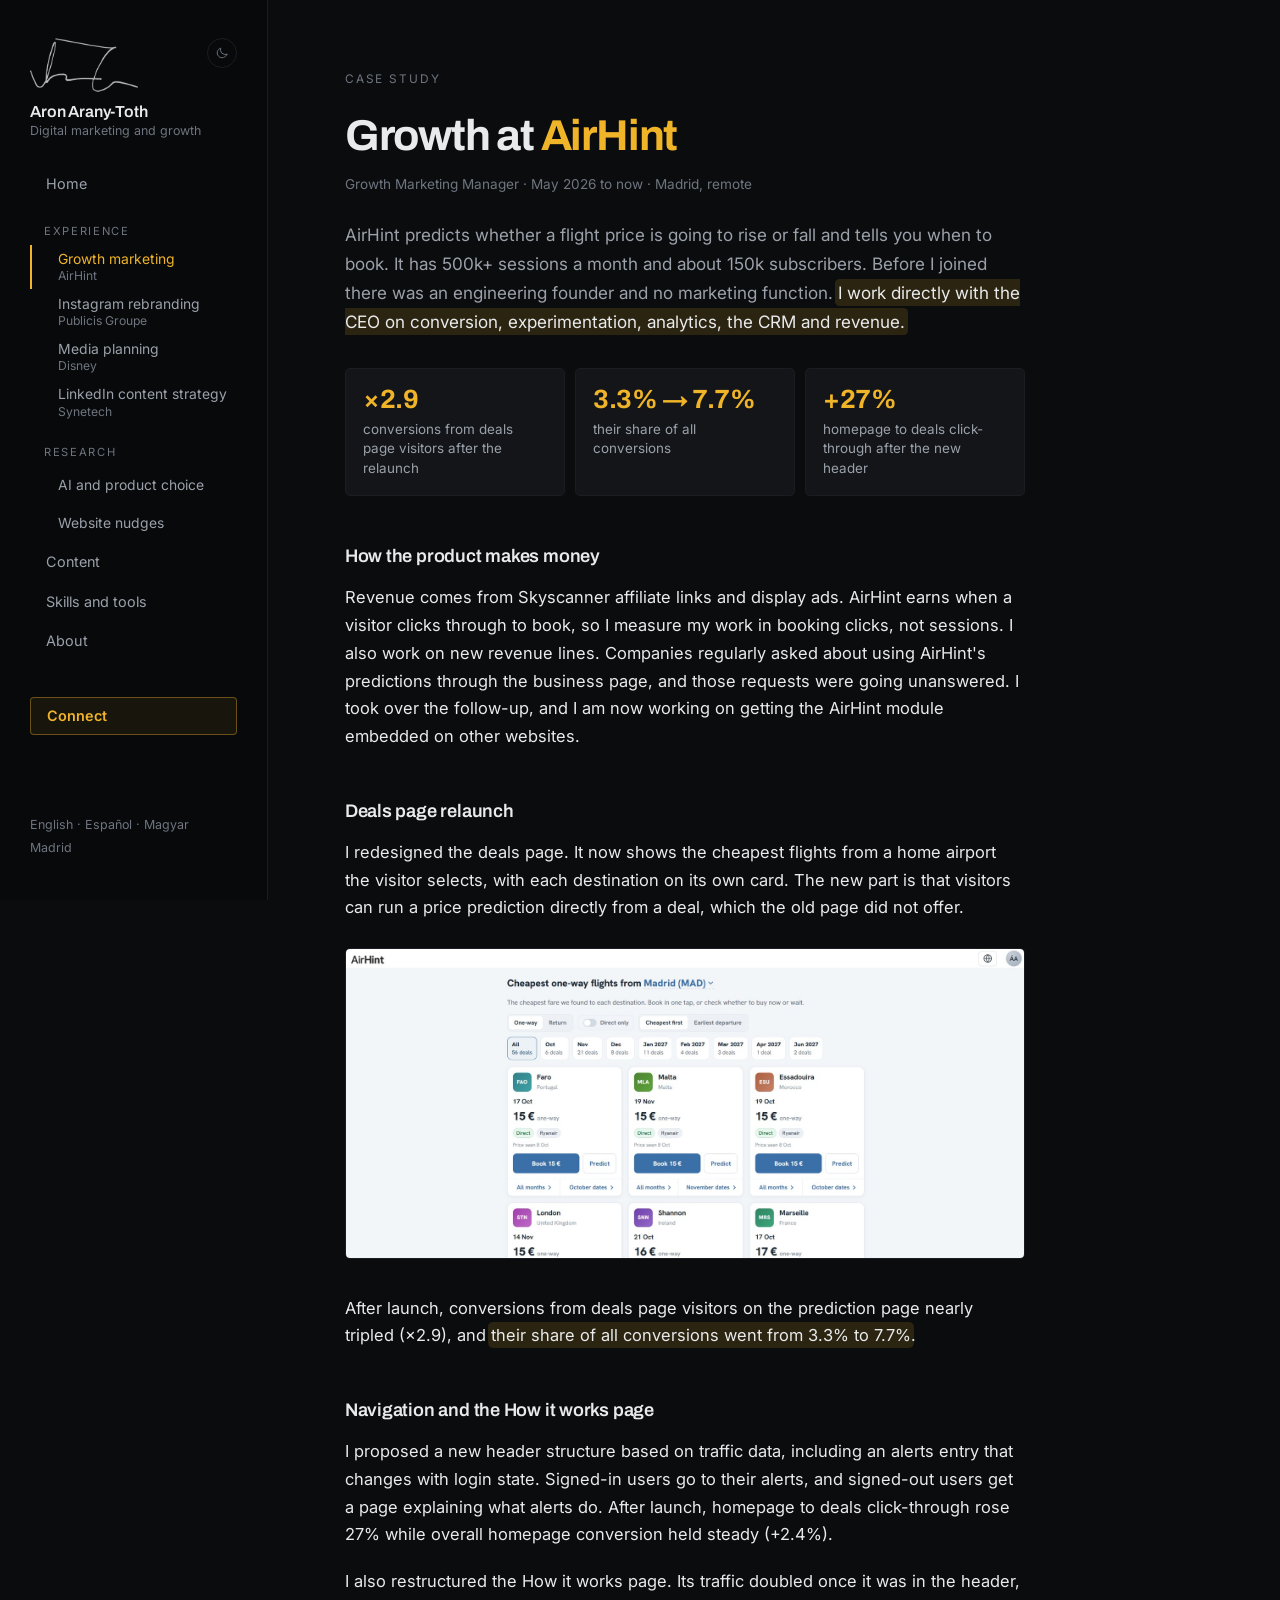
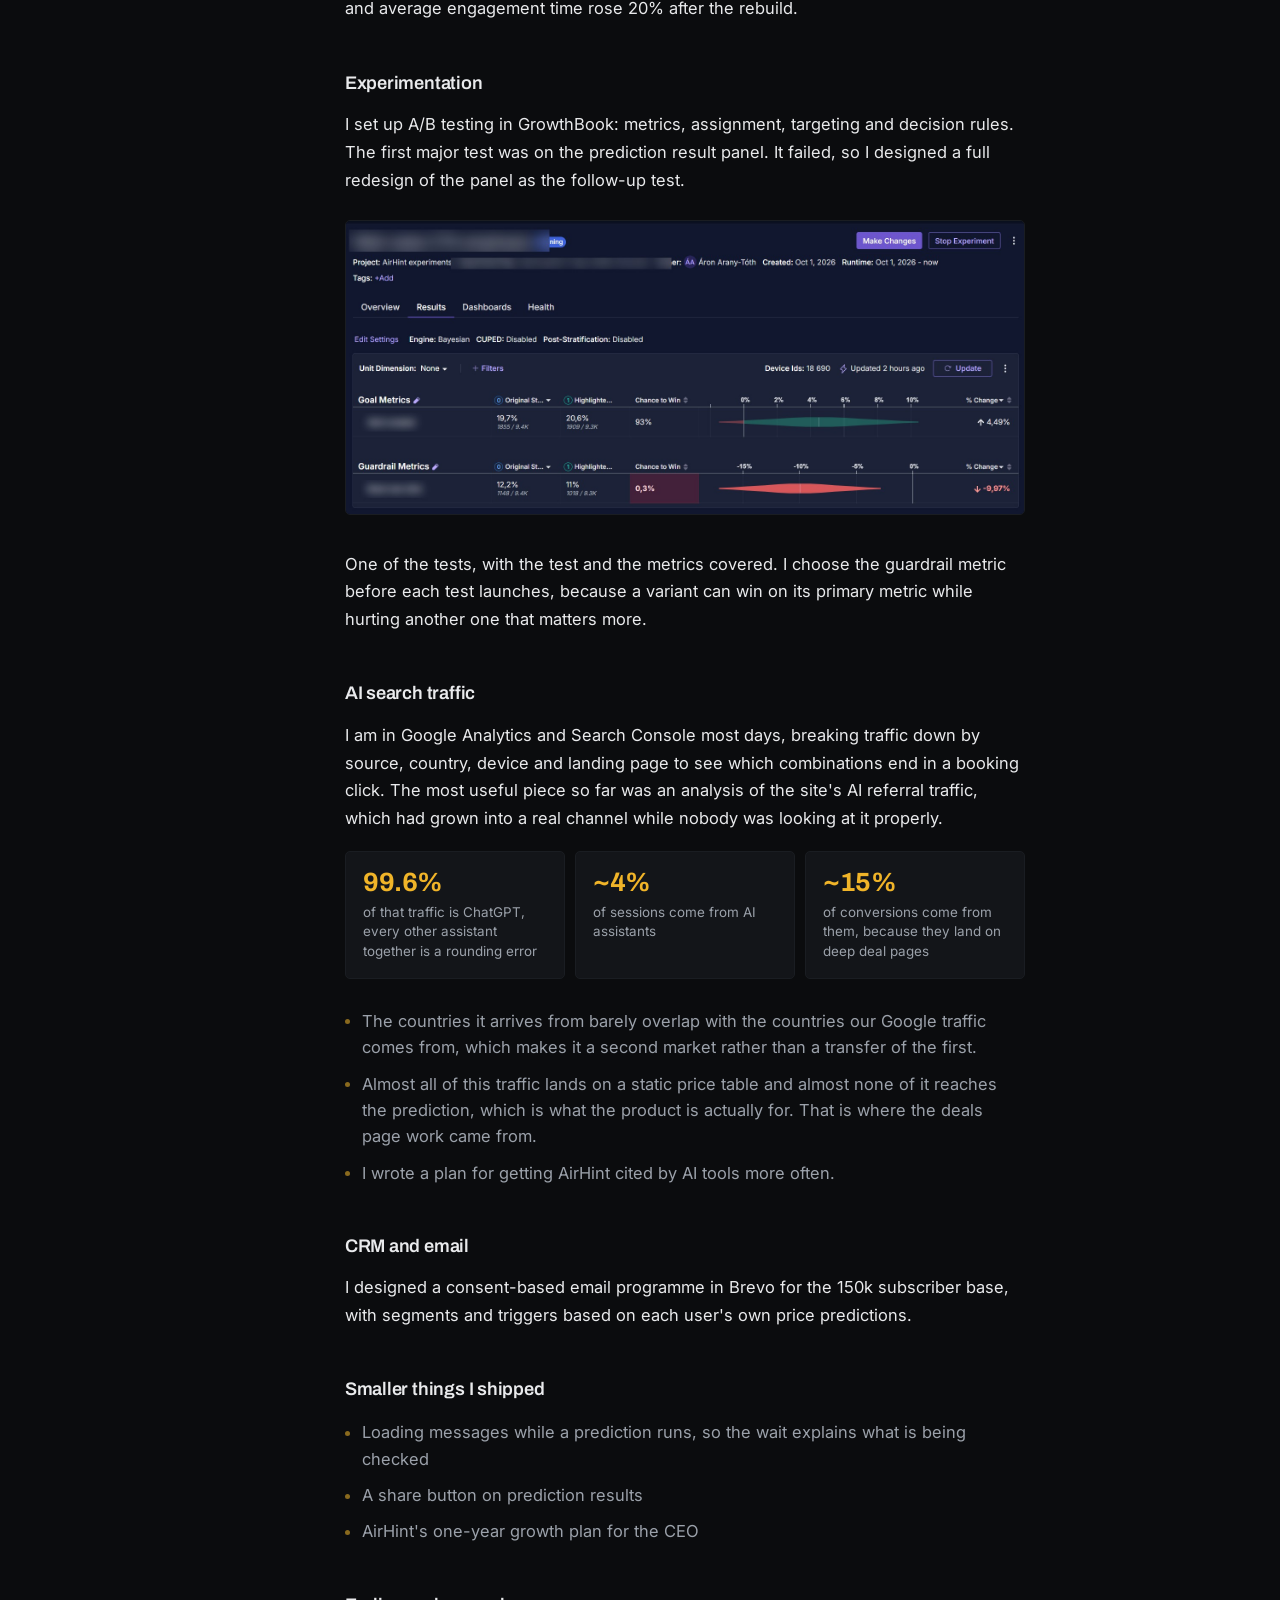
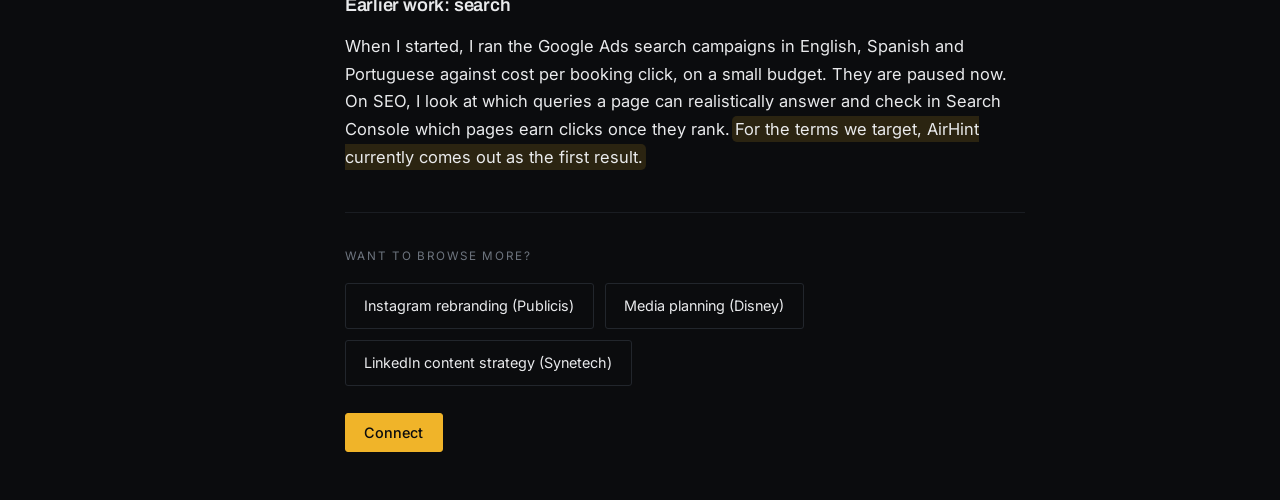
<file: airhint.html>
<!DOCTYPE html>
<html lang="en">
<head>
<!-- Google tag (gtag.js) -->
<script async src="https://www.googletagmanager.com/gtag/js?id=G-M00644Y2WV"></script>
<script>
  window.dataLayer = window.dataLayer || [];
  function gtag(){dataLayer.push(arguments);}
  gtag('js', new Date());
  gtag('config', 'G-M00644Y2WV');
</script>
<meta charset="utf-8">
<meta name="viewport" content="width=device-width, initial-scale=1">
<title>Growth at AirHint — Aron Arany-Toth</title>
<meta name="description" content="The deals page relaunch, site navigation, A/B testing, AI search traffic and the CRM for AirHint, a flight price prediction product.">
<link rel="preconnect" href="https://fonts.googleapis.com">
<link rel="preconnect" href="https://fonts.gstatic.com" crossorigin>
<link href="https://fonts.googleapis.com/css2?family=Archivo:wght@500;600;700&family=Inter:wght@400;500;600&display=swap" rel="stylesheet">
<link rel="stylesheet" href="style.css">
<script>
(function(){var t="dark";try{t=localStorage.getItem("theme")||"dark";}catch(e){}document.documentElement.setAttribute("data-theme",t);})();
</script>
</head>
<body>
<a class="skip" href="#main">Skip to content</a>

<aside class="sidebar">
  <div class="side-top">
    <img class="signature" src="assets/signature.png" alt="">
    <a class="side-name" href="index.html">
      <strong>Aron Arany-Toth</strong>
      <span>Digital marketing and growth</span>
    </a>
    <button class="theme-toggle" type="button" data-theme-toggle title="Switch to light mode" aria-label="Switch to light mode">
      <svg class="icon-moon" viewBox="0 0 24 24" aria-hidden="true" xmlns="http://www.w3.org/2000/svg">
        <path d="M20.4 14.3A8.5 8.5 0 0 1 9.7 3.6a8.5 8.5 0 1 0 10.7 10.7Z"/>
      </svg>
      <svg class="icon-sun" viewBox="0 0 24 24" aria-hidden="true" xmlns="http://www.w3.org/2000/svg">
        <circle cx="12" cy="12" r="4.2"/>
        <path d="M12 2.4v2.4M12 19.2v2.4M4.2 4.2l1.7 1.7M18.1 18.1l1.7 1.7M2.4 12h2.4M19.2 12h2.4M4.2 19.8l1.7-1.7M18.1 5.9l1.7-1.7"/>
      </svg>
      <span class="sr-only theme-label">Light</span>
    </button>
    <button class="menu-btn" type="button" data-menu-toggle aria-expanded="false" aria-controls="sidenav" aria-label="Open menu">
      <span class="bars" aria-hidden="true"><span></span><span></span><span></span></span>
    </button>
  </div>

  <div class="side-panel" id="sidenav">
    <nav class="nav" aria-label="Pages">
    <a href="index.html">Home</a>
    <p class="nav-group">Experience</p>
    <a href="airhint.html" class="navsub active two"><span class="n1">Growth marketing</span><span class="n2">AirHint</span></a>
    <a href="publicis.html" class="navsub two"><span class="n1">Instagram rebranding</span><span class="n2">Publicis Groupe</span></a>
    <a href="disney.html" class="navsub two"><span class="n1">Media planning</span><span class="n2">Disney</span></a>
    <a href="synetech.html" class="navsub two"><span class="n1">LinkedIn content strategy</span><span class="n2">Synetech</span></a>
    <p class="nav-group">Research</p>
    <a href="research.html" class="navsub">AI and product choice</a>
    <a href="research-booking.html" class="navsub">Website nudges</a>
    <a href="content.html">Content</a>
    <a href="skills.html">Skills and tools</a>
    <a href="about.html">About</a>
    </nav>

    <button class="nav-connect" type="button" data-connect>Connect</button>

    <div class="side-bottom">
      <p>English · Español · Magyar</p>
      <p>Madrid</p>
    </div>
  </div>
</aside>
<div class="scrim" data-menu-close hidden></div>

<main id="main">

<section class="section">
  <p class="eyebrow">Case study</p>
  <h1 class="page-title">Growth at <a href="https://www.airhint.com" target="_blank" rel="noopener">AirHint</a></h1>
  <p class="case-meta">Growth Marketing Manager &middot; May 2026 to now &middot; Madrid, remote</p>

  <p class="lead">AirHint predicts whether a flight price is going to rise or fall and tells you when to book. It has 500k+ sessions a month and about 150k subscribers. Before I joined there was an engineering founder and no marketing function. <span class="hi">I work directly with the CEO on conversion, experimentation, analytics, the CRM and revenue.</span></p>

  <div class="statrow">
    <div><strong>&times;2.9</strong><span>conversions from deals page visitors after the relaunch</span></div>
    <div><strong>3.3% &rarr; 7.7%</strong><span>their share of all conversions</span></div>
    <div><strong>+27%</strong><span>homepage to deals click-through after the new header</span></div>
  </div>

  <h2 class="sub">How the product makes money</h2>
  <p>Revenue comes from Skyscanner affiliate links and display ads. AirHint earns when a visitor clicks through to book, so I measure my work in booking clicks, not sessions. I also work on new revenue lines. Companies regularly asked about using AirHint's predictions through the business page, and those requests were going unanswered. I took over the follow-up, and I am now working on getting the AirHint module embedded on other websites.</p>

  <h2 class="sub">Deals page relaunch</h2>
  <p>I redesigned the deals page. It now shows the cheapest flights from a home airport the visitor selects, with each destination on its own card. The new part is that visitors can run a price prediction directly from a deal, which the old page did not offer.</p>
  <figure class="fig">
    <img src="assets/airhint/deals-page.jpg" alt="The AirHint deals page">
  </figure>
  <p>After launch, conversions from deals page visitors on the prediction page nearly tripled (&times;2.9), and <span class="hi">their share of all conversions went from 3.3% to 7.7%</span>.</p>

  <h2 class="sub">Navigation and the How it works page</h2>
  <p>I proposed a new header structure based on traffic data, including an alerts entry that changes with login state. Signed-in users go to their alerts, and signed-out users get a page explaining what alerts do. After launch, homepage to deals click-through rose 27% while overall homepage conversion held steady (+2.4%).</p>
  <p>I also restructured the How it works page. Its traffic doubled once it was in the header, and average engagement time rose 20% after the rebuild.</p>

  <h2 class="sub">Experimentation</h2>
  <p>I set up A/B testing in GrowthBook: metrics, assignment, targeting and decision rules. The first major test was on the prediction result panel. It failed, so I designed a full redesign of the panel as the follow-up test.</p>
  <figure class="fig">
    <img src="assets/airhint/growthbook.jpg" alt="A GrowthBook experiment results screen with the test name and metric names hidden, showing a goal metric up and a guardrail metric down">
  </figure>
  <p>One of the tests, with the test and the metrics covered. I choose the guardrail metric before each test launches, because a variant can win on its primary metric while hurting another one that matters more.</p>

  <h2 class="sub">AI search traffic</h2>
  <p>I am in Google Analytics and Search Console most days, breaking traffic down by source, country, device and landing page to see which combinations end in a booking click. The most useful piece so far was an analysis of the site's AI referral traffic, which had grown into a real channel while nobody was looking at it properly.</p>

  <div class="statrow">
    <div><strong>99.6%</strong><span>of that traffic is ChatGPT, every other assistant together is a rounding error</span></div>
    <div><strong>~4%</strong><span>of sessions come from AI assistants</span></div>
    <div><strong>~15%</strong><span>of conversions come from them, because they land on deep deal pages</span></div>
  </div>

  <ul class="bullets">
    <li>The countries it arrives from barely overlap with the countries our Google traffic comes from, which makes it a second market rather than a transfer of the first.</li>
    <li>Almost all of this traffic lands on a static price table and almost none of it reaches the prediction, which is what the product is actually for. That is where the deals page work came from.</li>
    <li>I wrote a plan for getting AirHint cited by AI tools more often.</li>
  </ul>

  <h2 class="sub">CRM and email</h2>
  <p>I designed a consent-based email programme in Brevo for the 150k subscriber base, with segments and triggers based on each user's own price predictions.</p>

  <h2 class="sub">Smaller things I shipped</h2>
  <ul class="bullets">
    <li>Loading messages while a prediction runs, so the wait explains what is being checked</li>
    <li>A share button on prediction results</li>
    <li>AirHint's one-year growth plan for the CEO</li>
  </ul>

  <h2 class="sub">Earlier work: search</h2>
  <p>When I started, I ran the Google Ads search campaigns in English, Spanish and Portuguese against cost per booking click, on a small budget. They are paused now. On SEO, I look at which queries a page can realistically answer and check in Search Console which pages earn clicks once they rank. <span class="hi">For the terms we target, AirHint currently comes out as the first result.</span></p>
</section>


<nav class="onward" aria-label="More pages">
  <p class="onward-label">Want to browse more?</p>
  <div class="onward-links desk-only">
    <a href="publicis.html">Instagram rebranding (Publicis)</a>
    <a href="disney.html">Media planning (Disney)</a>
    <a href="synetech.html">LinkedIn content strategy (Synetech)</a>
  </div>
  <div class="onward-links mob-only">
    <a href="index.html">Home</a>
    <a href="publicis.html">Instagram rebranding (Publicis)</a>
    <a href="disney.html">Media planning (Disney)</a>
    <a href="synetech.html">LinkedIn content strategy (Synetech)</a>
    <a href="research.html">AI and product choice (research)</a>
    <a href="research-booking.html">Website nudges (research)</a>
    <a href="content.html">Content</a>
    <a href="skills.html">Skills and tools</a>
    <a href="about.html">About</a>
  </div>
</nav>
<footer class="pagefoot">
  <button class="foot-connect btn primary" type="button" data-connect>Connect</button>
</footer>
</main>

<dialog id="connect-panel" class="connect">
  <div class="connect-inner">
    <button class="connect-close" type="button" data-connect-close aria-label="Close">&times;</button>
    <h2 class="connect-title">Connect</h2>

    <div class="c-block">
      <p class="c-label">Email</p>
      <p class="c-val">aranytotharon@gmail.com</p>
      <div class="c-actions">
        <a class="btn primary" href="mailto:aranytotharon@gmail.com">Compose an email</a>
        <button class="btn" type="button" data-copy="aranytotharon@gmail.com">Copy address</button>
      </div>
    </div>

    <div class="c-block">
      <p class="c-label">Stay in touch</p>
      <p class="c-note">I am most responsive on LinkedIn.</p>
      <div class="c-actions">
        <a class="btn" href="https://www.linkedin.com/in/aron-arany-toth/" target="_blank" rel="noopener">LinkedIn</a>
      </div>
    </div>

    <div class="c-block">
      <p class="c-label">CV</p>
      <div class="c-actions">
        <a class="btn" href="assets/cv.pdf">Download as PDF</a>
      </div>
    </div>
  </div>
</dialog>
<script src="script.js"></script>
</body>
</html>
</file>
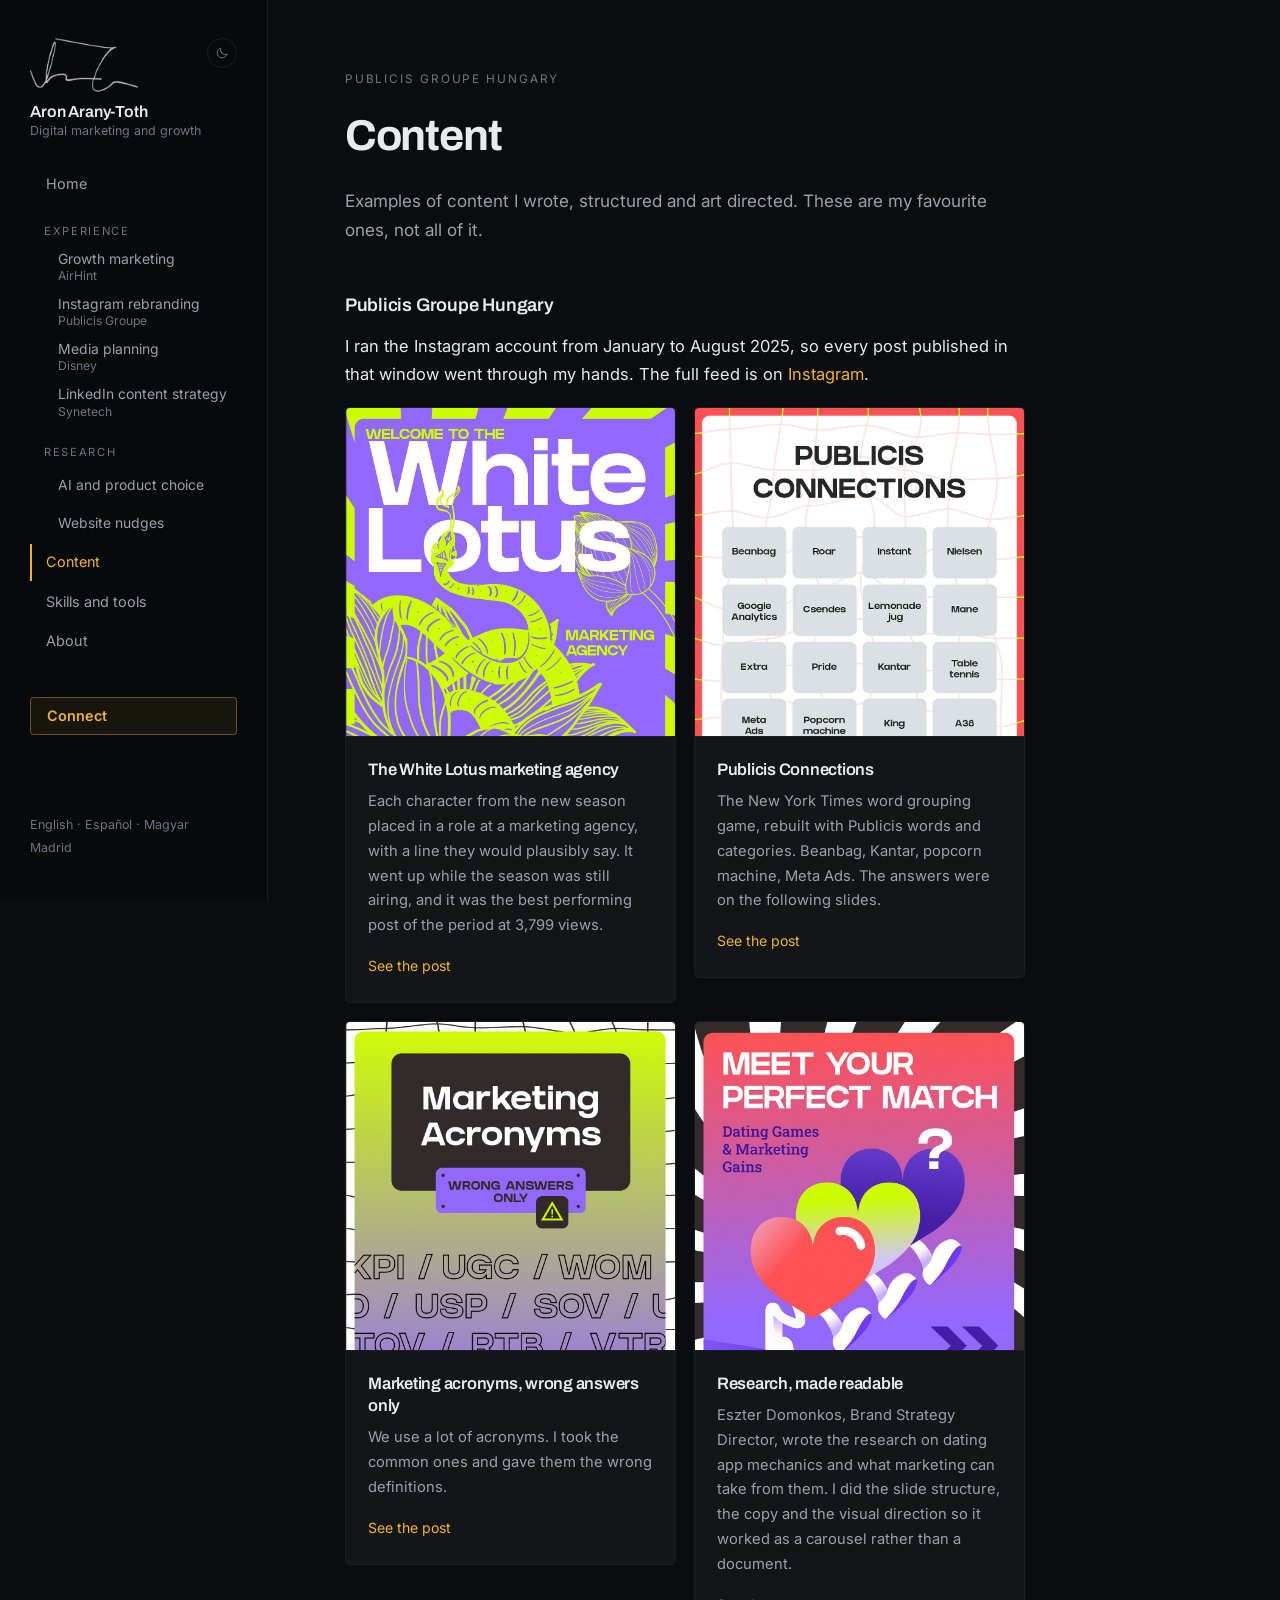
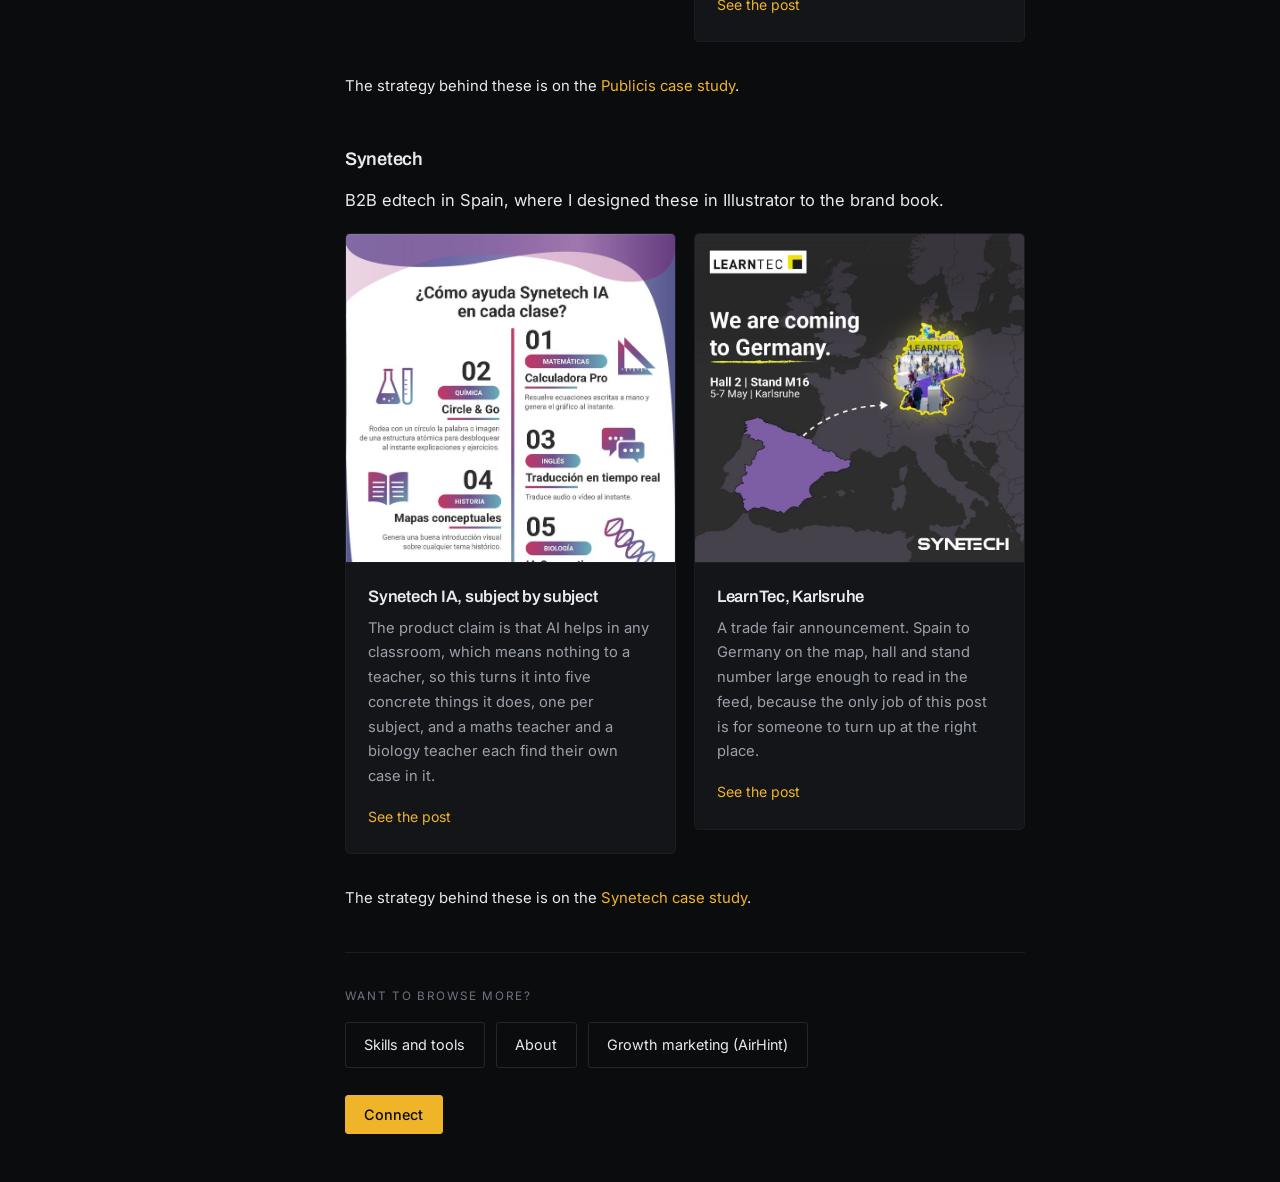
<file: content.html>
<!DOCTYPE html>
<html lang="en">
<head>
<!-- Google tag (gtag.js) -->
<script async src="https://www.googletagmanager.com/gtag/js?id=G-M00644Y2WV"></script>
<script>
  window.dataLayer = window.dataLayer || [];
  function gtag(){dataLayer.push(arguments);}
  gtag('js', new Date());
  gtag('config', 'G-M00644Y2WV');
</script>
<meta charset="utf-8">
<meta name="viewport" content="width=device-width, initial-scale=1">
<title>Content — Aron Arany-Toth</title>
<meta name="description" content="Instagram formats written, structured and art directed at Publicis Groupe Hungary.">
<link rel="preconnect" href="https://fonts.googleapis.com">
<link rel="preconnect" href="https://fonts.gstatic.com" crossorigin>
<link href="https://fonts.googleapis.com/css2?family=Archivo:wght@500;600;700&family=Inter:wght@400;500;600&display=swap" rel="stylesheet">
<link rel="stylesheet" href="style.css">
<script>
(function(){var t="dark";try{t=localStorage.getItem("theme")||"dark";}catch(e){}document.documentElement.setAttribute("data-theme",t);})();
</script>
</head>
<body>
<a class="skip" href="#main">Skip to content</a>

<aside class="sidebar">
  <div class="side-top">
    <img class="signature" src="assets/signature.png" alt="">
    <a class="side-name" href="index.html">
      <strong>Aron Arany-Toth</strong>
      <span>Digital marketing and growth</span>
    </a>
    <button class="theme-toggle" type="button" data-theme-toggle title="Switch to light mode" aria-label="Switch to light mode">
      <svg class="icon-moon" viewBox="0 0 24 24" aria-hidden="true" xmlns="http://www.w3.org/2000/svg">
        <path d="M20.4 14.3A8.5 8.5 0 0 1 9.7 3.6a8.5 8.5 0 1 0 10.7 10.7Z"/>
      </svg>
      <svg class="icon-sun" viewBox="0 0 24 24" aria-hidden="true" xmlns="http://www.w3.org/2000/svg">
        <circle cx="12" cy="12" r="4.2"/>
        <path d="M12 2.4v2.4M12 19.2v2.4M4.2 4.2l1.7 1.7M18.1 18.1l1.7 1.7M2.4 12h2.4M19.2 12h2.4M4.2 19.8l1.7-1.7M18.1 5.9l1.7-1.7"/>
      </svg>
      <span class="sr-only theme-label">Light</span>
    </button>
    <button class="menu-btn" type="button" data-menu-toggle aria-expanded="false" aria-controls="sidenav" aria-label="Open menu">
      <span class="bars" aria-hidden="true"><span></span><span></span><span></span></span>
    </button>
  </div>

  <div class="side-panel" id="sidenav">
    <nav class="nav" aria-label="Pages">
    <a href="index.html">Home</a>
    <p class="nav-group">Experience</p>
    <a href="airhint.html" class="navsub two"><span class="n1">Growth marketing</span><span class="n2">AirHint</span></a>
    <a href="publicis.html" class="navsub two"><span class="n1">Instagram rebranding</span><span class="n2">Publicis Groupe</span></a>
    <a href="disney.html" class="navsub two"><span class="n1">Media planning</span><span class="n2">Disney</span></a>
    <a href="synetech.html" class="navsub two"><span class="n1">LinkedIn content strategy</span><span class="n2">Synetech</span></a>
    <p class="nav-group">Research</p>
    <a href="research.html" class="navsub">AI and product choice</a>
    <a href="research-booking.html" class="navsub">Website nudges</a>
    <a href="content.html" class="active">Content</a>
    <a href="skills.html">Skills and tools</a>
    <a href="about.html">About</a>
    </nav>

    <button class="nav-connect" type="button" data-connect>Connect</button>

    <div class="side-bottom">
      <p>English · Español · Magyar</p>
      <p>Madrid</p>
    </div>
  </div>
</aside>
<div class="scrim" data-menu-close hidden></div>

<main id="main">

<section class="section">
  <p class="eyebrow">Publicis Groupe Hungary</p>
  <h1 class="page-title">Content</h1>
  <p class="lead">Examples of content I wrote, structured and art directed. These are my favourite ones, not all of it.</p>

  <h2 class="sub">Publicis Groupe Hungary</h2>
  <p>I ran the Instagram account from January to August 2025, so every post published in that window went through my hands. The full feed is on <a href="https://www.instagram.com/publicisgroupe_hu/" target="_blank" rel="noopener">Instagram</a>.</p>

  <div class="cards">
    <article class="card">
      <a class="thumb" href="https://www.instagram.com/p/DH-9ErWMNHf/?img_index=1" target="_blank" rel="noopener">
        <img src="assets/work/white-lotus.jpg" alt="Welcome to the White Lotus Marketing Agency cover">
      </a>
      <div class="card-body">
        <h3>The White Lotus marketing agency</h3>
        <p>Each character from the new season placed in a role at a marketing agency, with a line they would plausibly say. It went up while the season was still airing, and it was the best performing post of the period at 3,799 views.</p>
        <a href="https://www.instagram.com/p/DH-9ErWMNHf/?img_index=1" target="_blank" rel="noopener">See the post</a>
      </div>
    </article>

    <article class="card">
      <a class="thumb" href="https://www.instagram.com/p/DNnVfVWM47U/?img_index=1" target="_blank" rel="noopener">
        <img src="assets/work/connections.jpg" alt="Publicis Connections, a four by four grid of words">
      </a>
      <div class="card-body">
        <h3>Publicis Connections</h3>
        <p>The New York Times word grouping game, rebuilt with Publicis words and categories. Beanbag, Kantar, popcorn machine, Meta Ads. The answers were on the following slides.</p>
        <a href="https://www.instagram.com/p/DNnVfVWM47U/?img_index=1" target="_blank" rel="noopener">See the post</a>
      </div>
    </article>

    <article class="card">
      <a class="thumb" href="https://www.instagram.com/p/DKb6p6Msq1D/?img_index=1" target="_blank" rel="noopener">
        <img src="assets/work/acronyms.jpg" alt="Marketing Acronyms, wrong answers only">
      </a>
      <div class="card-body">
        <h3>Marketing acronyms, wrong answers only</h3>
        <p>We use a lot of acronyms. I took the common ones and gave them the wrong definitions.</p>
        <a href="https://www.instagram.com/p/DKb6p6Msq1D/?img_index=1" target="_blank" rel="noopener">See the post</a>
      </div>
    </article>

    <article class="card">
      <a class="thumb" href="https://www.instagram.com/p/DLFWijvM9B0/?img_index=1" target="_blank" rel="noopener">
        <img src="assets/work/research-carousel.jpg" alt="Meet Your Perfect Match, dating games and marketing gains">
      </a>
      <div class="card-body">
        <h3>Research, made readable</h3>
        <p>Eszter Domonkos, Brand Strategy Director, wrote the research on dating app mechanics and what marketing can take from them. I did the slide structure, the copy and the visual direction so it worked as a carousel rather than a document.</p>
        <a href="https://www.instagram.com/p/DLFWijvM9B0/?img_index=1" target="_blank" rel="noopener">See the post</a>
      </div>
    </article>
  </div>

  <p class="links">The strategy behind these is on the <a href="publicis.html">Publicis case study</a>.</p>

  <h2 class="sub">Synetech</h2>
  <p>B2B edtech in Spain, where I designed these in Illustrator to the brand book.</p>

  <div class="cards">
    <article class="card">
      <a class="thumb" href="https://www.linkedin.com/posts/synetechworld_daedadelaia-edtech-synetechworld-activity-7483410153501839361-51Ic" target="_blank" rel="noopener">
        <img src="assets/synetech/post-ia.jpg" alt="Infographic in Spanish: how Synetech AI helps in each class, with five numbered subject examples">
      </a>
      <div class="card-body">
        <h3>Synetech IA, subject by subject</h3>
        <p>The product claim is that AI helps in any classroom, which means nothing to a teacher, so this turns it into five concrete things it does, one per subject, and a maths teacher and a biology teacher each find their own case in it.</p>
        <a href="https://www.linkedin.com/posts/synetechworld_daedadelaia-edtech-synetechworld-activity-7483410153501839361-51Ic" target="_blank" rel="noopener">See the post</a>
      </div>
    </article>
    <article class="card">
      <a class="thumb" href="https://www.linkedin.com/posts/synetechworld_learntec26-learntec2026-synetech-activity-7454782709538701312-CLoA" target="_blank" rel="noopener">
        <img src="assets/synetech/post-learntec.jpg" alt="Post announcing Synetech at LearnTec in Karlsruhe, hall 2 stand M16, with Spain and Germany on a map">
      </a>
      <div class="card-body">
        <h3>LearnTec, Karlsruhe</h3>
        <p>A trade fair announcement. Spain to Germany on the map, hall and stand number large enough to read in the feed, because the only job of this post is for someone to turn up at the right place.</p>
        <a href="https://www.linkedin.com/posts/synetechworld_learntec26-learntec2026-synetech-activity-7454782709538701312-CLoA" target="_blank" rel="noopener">See the post</a>
      </div>
    </article>
  </div>

  <p class="links">The strategy behind these is on the <a href="synetech.html">Synetech case study</a>.</p>
</section>


<nav class="onward" aria-label="More pages">
  <p class="onward-label">Want to browse more?</p>
  <div class="onward-links desk-only">
    <a href="skills.html">Skills and tools</a>
    <a href="about.html">About</a>
    <a href="airhint.html">Growth marketing (AirHint)</a>
  </div>
  <div class="onward-links mob-only">
    <a href="index.html">Home</a>
    <a href="airhint.html">Growth marketing (AirHint)</a>
    <a href="publicis.html">Instagram rebranding (Publicis)</a>
    <a href="disney.html">Media planning (Disney)</a>
    <a href="synetech.html">LinkedIn content strategy (Synetech)</a>
    <a href="research.html">AI and product choice (research)</a>
    <a href="research-booking.html">Website nudges (research)</a>
    <a href="skills.html">Skills and tools</a>
    <a href="about.html">About</a>
  </div>
</nav>
<footer class="pagefoot">
  <button class="foot-connect btn primary" type="button" data-connect>Connect</button>
</footer>
</main>

<dialog id="connect-panel" class="connect">
  <div class="connect-inner">
    <button class="connect-close" type="button" data-connect-close aria-label="Close">&times;</button>
    <h2 class="connect-title">Connect</h2>

    <div class="c-block">
      <p class="c-label">Email</p>
      <p class="c-val">aranytotharon@gmail.com</p>
      <div class="c-actions">
        <a class="btn primary" href="mailto:aranytotharon@gmail.com">Compose an email</a>
        <button class="btn" type="button" data-copy="aranytotharon@gmail.com">Copy address</button>
      </div>
    </div>

    <div class="c-block">
      <p class="c-label">Stay in touch</p>
      <p class="c-note">I am most responsive on LinkedIn.</p>
      <div class="c-actions">
        <a class="btn" href="https://www.linkedin.com/in/aron-arany-toth/" target="_blank" rel="noopener">LinkedIn</a>
      </div>
    </div>

    <div class="c-block">
      <p class="c-label">CV</p>
      <div class="c-actions">
        <a class="btn" href="assets/cv.pdf">Download as PDF</a>
      </div>
    </div>
  </div>
</dialog>
<script src="script.js"></script>
</body>
</html>
</file>
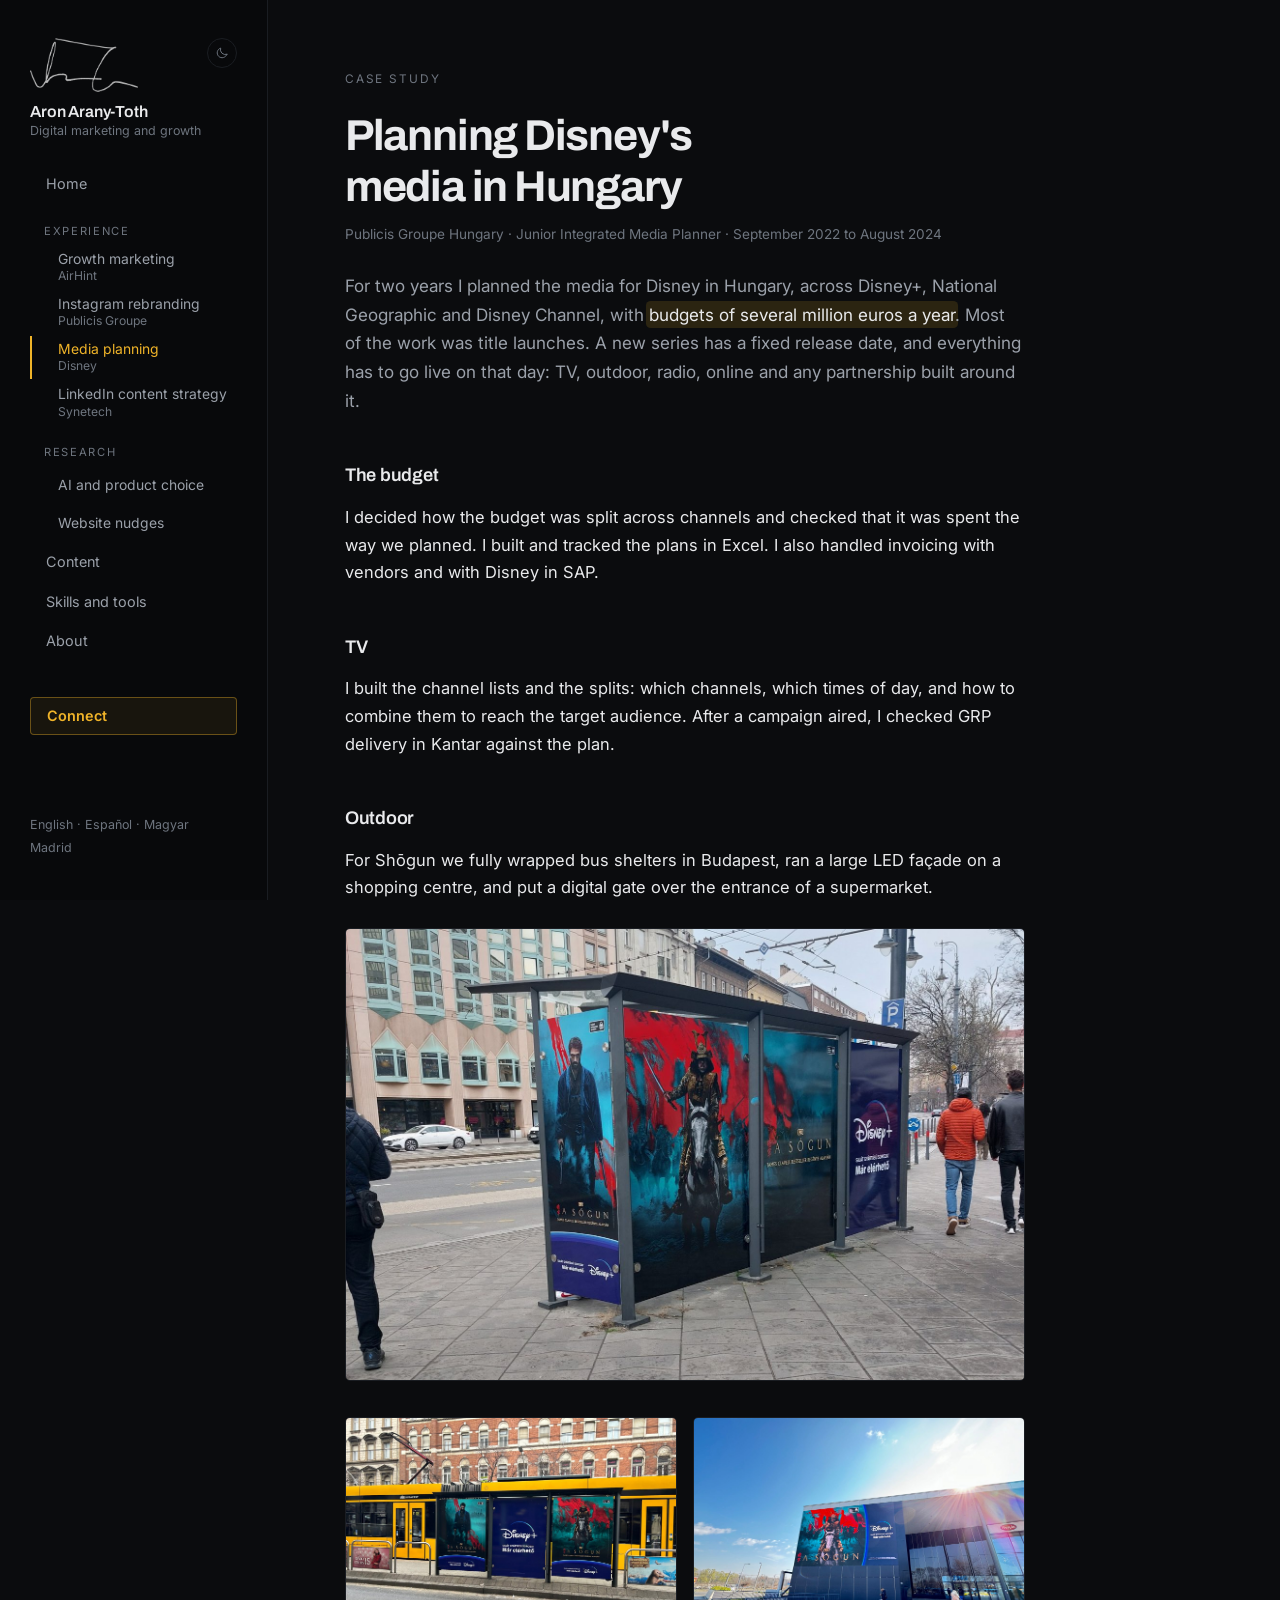
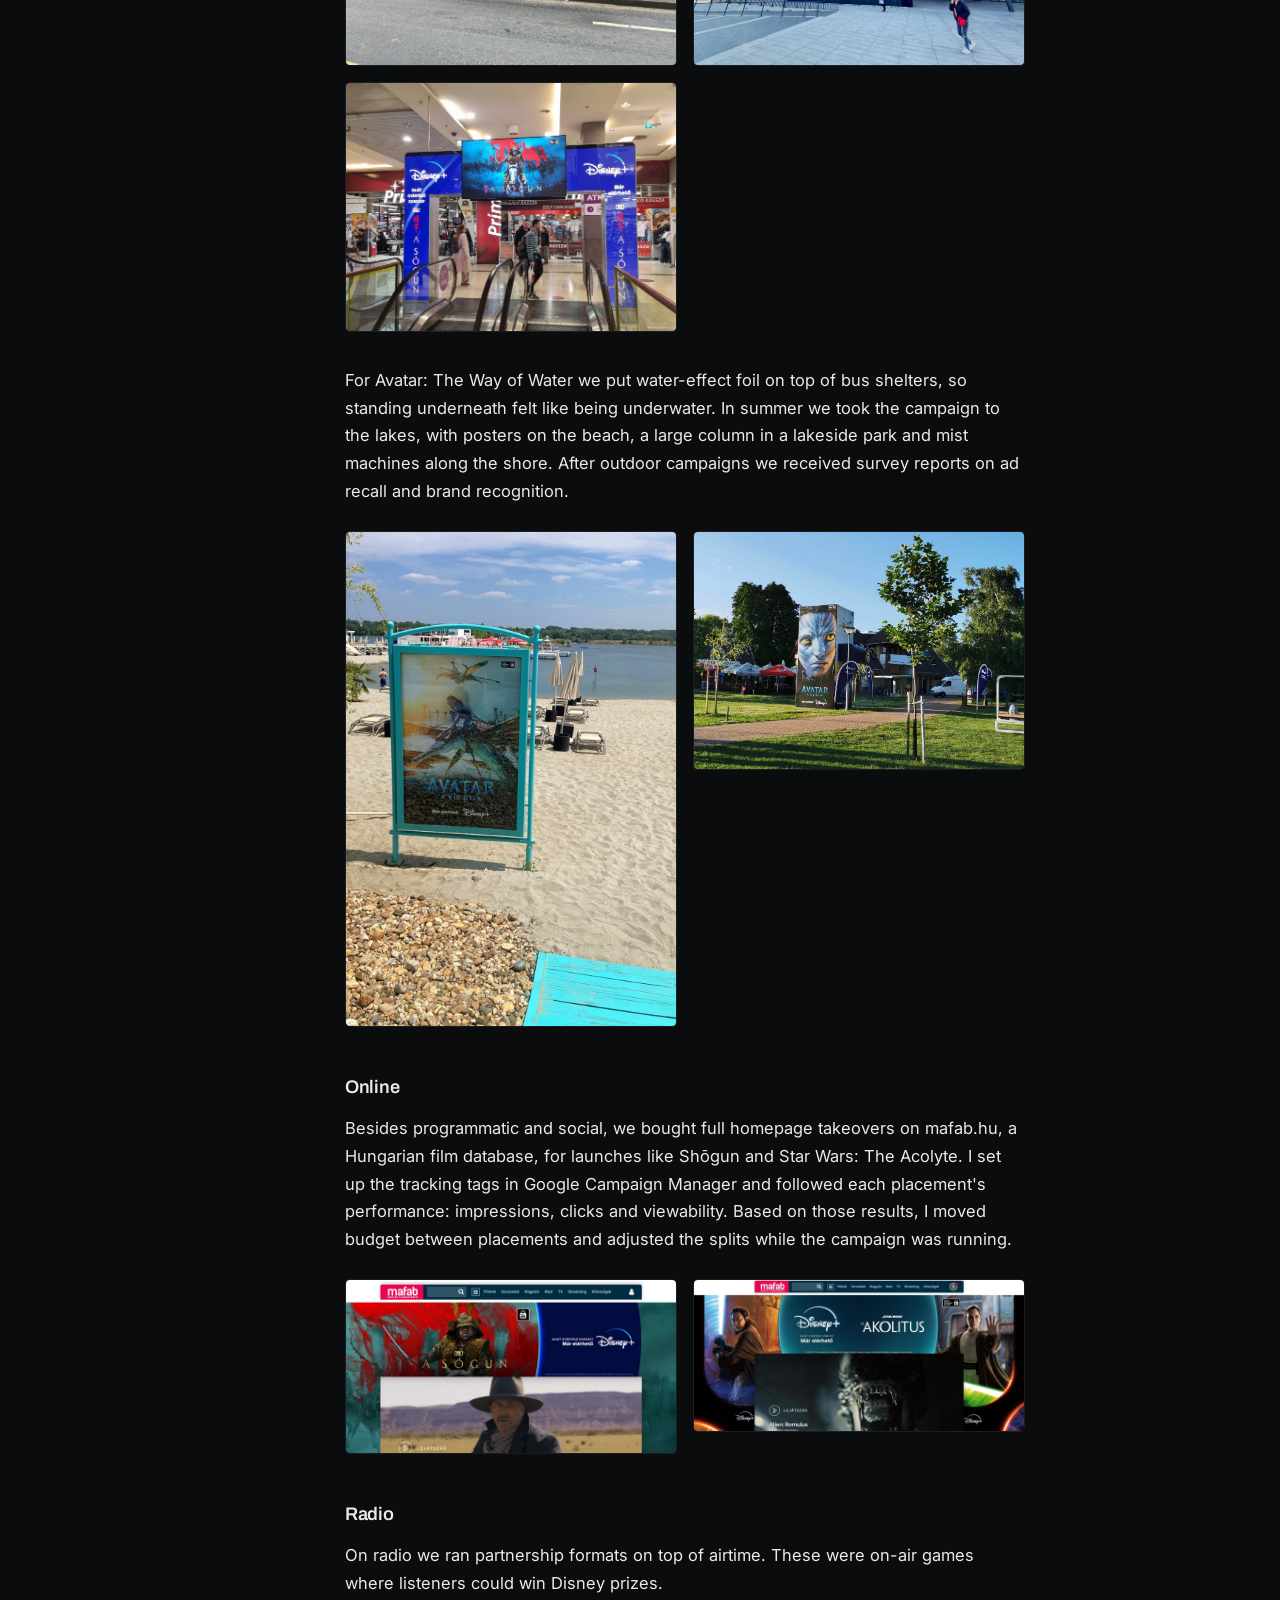
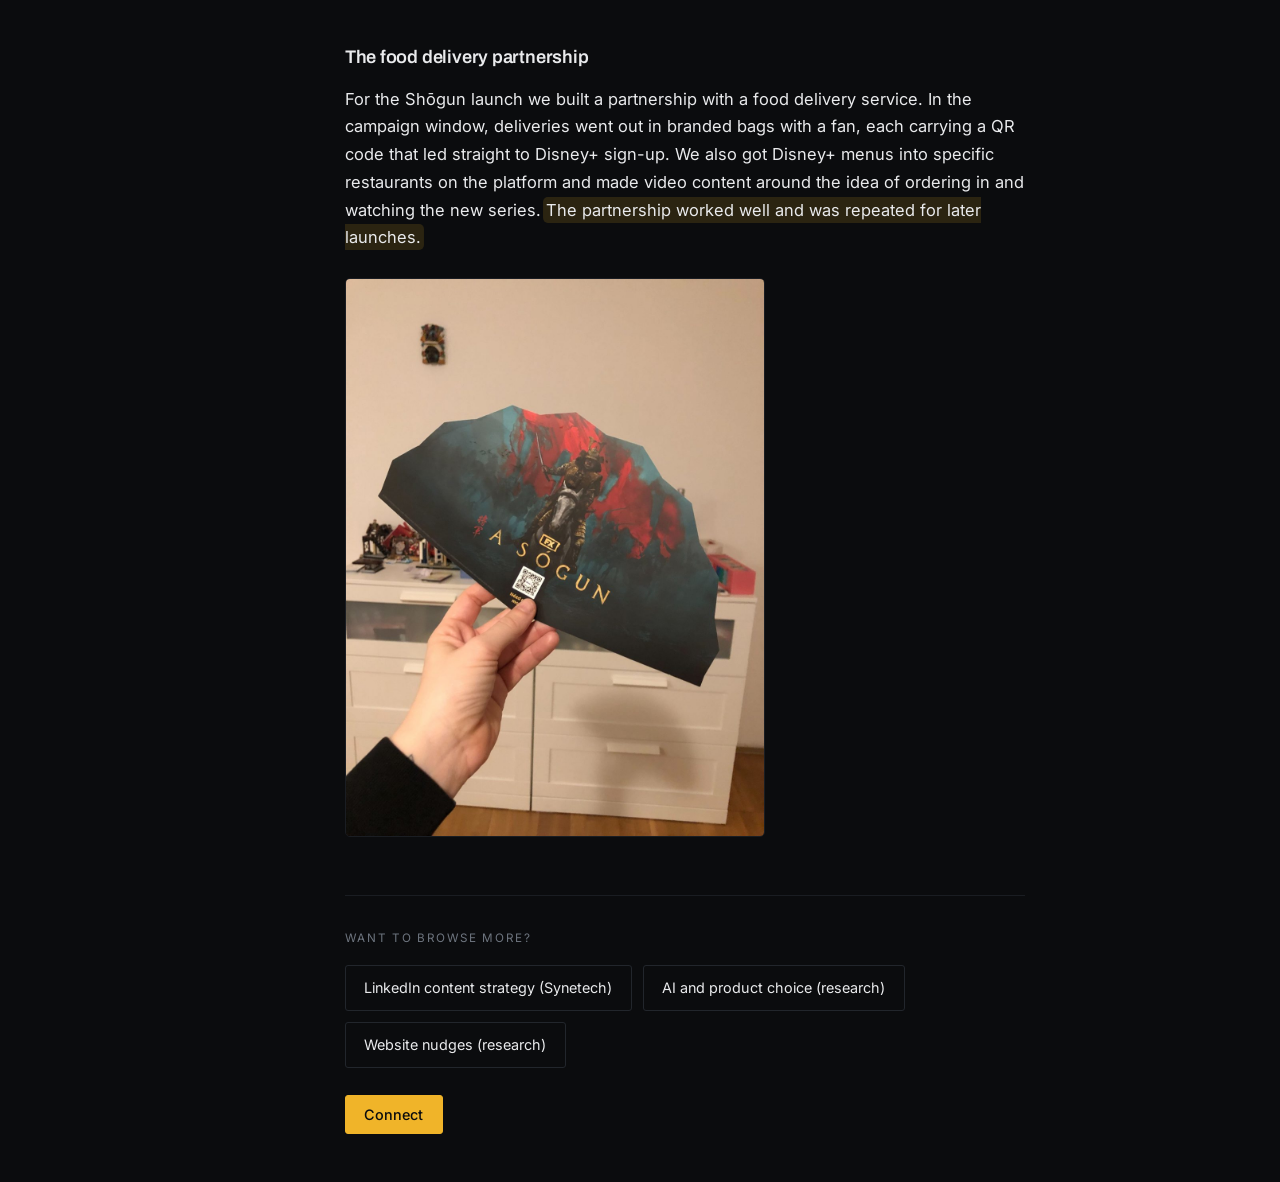
<file: disney.html>
<!DOCTYPE html>
<html lang="en">
<head>
<!-- Google tag (gtag.js) -->
<script async src="https://www.googletagmanager.com/gtag/js?id=G-M00644Y2WV"></script>
<script>
  window.dataLayer = window.dataLayer || [];
  function gtag(){dataLayer.push(arguments);}
  gtag('js', new Date());
  gtag('config', 'G-M00644Y2WV');
</script>
<meta charset="utf-8">
<meta name="viewport" content="width=device-width, initial-scale=1">
<title>Planning Disney's media in Hungary — Aron Arany-Toth</title>
<meta name="description" content="Disney+, National Geographic and Disney Channel launches across TV, outdoor, radio, online and partnerships at Publicis Groupe Hungary.">
<link rel="preconnect" href="https://fonts.googleapis.com">
<link rel="preconnect" href="https://fonts.gstatic.com" crossorigin>
<link href="https://fonts.googleapis.com/css2?family=Archivo:wght@500;600;700&family=Inter:wght@400;500;600&display=swap" rel="stylesheet">
<link rel="stylesheet" href="style.css">
<script>
(function(){var t="dark";try{t=localStorage.getItem("theme")||"dark";}catch(e){}document.documentElement.setAttribute("data-theme",t);})();
</script>
</head>
<body>
<a class="skip" href="#main">Skip to content</a>

<aside class="sidebar">
  <div class="side-top">
    <img class="signature" src="assets/signature.png" alt="">
    <a class="side-name" href="index.html">
      <strong>Aron Arany-Toth</strong>
      <span>Digital marketing and growth</span>
    </a>
    <button class="theme-toggle" type="button" data-theme-toggle title="Switch to light mode" aria-label="Switch to light mode">
      <svg class="icon-moon" viewBox="0 0 24 24" aria-hidden="true" xmlns="http://www.w3.org/2000/svg">
        <path d="M20.4 14.3A8.5 8.5 0 0 1 9.7 3.6a8.5 8.5 0 1 0 10.7 10.7Z"/>
      </svg>
      <svg class="icon-sun" viewBox="0 0 24 24" aria-hidden="true" xmlns="http://www.w3.org/2000/svg">
        <circle cx="12" cy="12" r="4.2"/>
        <path d="M12 2.4v2.4M12 19.2v2.4M4.2 4.2l1.7 1.7M18.1 18.1l1.7 1.7M2.4 12h2.4M19.2 12h2.4M4.2 19.8l1.7-1.7M18.1 5.9l1.7-1.7"/>
      </svg>
      <span class="sr-only theme-label">Light</span>
    </button>
    <button class="menu-btn" type="button" data-menu-toggle aria-expanded="false" aria-controls="sidenav" aria-label="Open menu">
      <span class="bars" aria-hidden="true"><span></span><span></span><span></span></span>
    </button>
  </div>

  <div class="side-panel" id="sidenav">
    <nav class="nav" aria-label="Pages">
    <a href="index.html">Home</a>
    <p class="nav-group">Experience</p>
    <a href="airhint.html" class="navsub two"><span class="n1">Growth marketing</span><span class="n2">AirHint</span></a>
    <a href="publicis.html" class="navsub two"><span class="n1">Instagram rebranding</span><span class="n2">Publicis Groupe</span></a>
    <a href="disney.html" class="navsub active two"><span class="n1">Media planning</span><span class="n2">Disney</span></a>
    <a href="synetech.html" class="navsub two"><span class="n1">LinkedIn content strategy</span><span class="n2">Synetech</span></a>
    <p class="nav-group">Research</p>
    <a href="research.html" class="navsub">AI and product choice</a>
    <a href="research-booking.html" class="navsub">Website nudges</a>
    <a href="content.html">Content</a>
    <a href="skills.html">Skills and tools</a>
    <a href="about.html">About</a>
    </nav>

    <button class="nav-connect" type="button" data-connect>Connect</button>

    <div class="side-bottom">
      <p>English · Español · Magyar</p>
      <p>Madrid</p>
    </div>
  </div>
</aside>
<div class="scrim" data-menu-close hidden></div>

<main id="main">

<section class="section">
  <p class="eyebrow">Case study</p>
  <h1 class="page-title">Planning Disney's media in Hungary</h1>
  <p class="case-meta">Publicis Groupe Hungary &middot; Junior Integrated Media Planner &middot; September 2022 to August 2024</p>

  <p class="lead">For two years I planned the media for Disney in Hungary, across Disney+, National Geographic and Disney Channel, with <span class="hi">budgets of several million euros a year</span>. Most of the work was title launches. A new series has a fixed release date, and everything has to go live on that day: TV, outdoor, radio, online and any partnership built around it.</p>

  <h2 class="sub">The budget</h2>
  <p>I decided how the budget was split across channels and checked that it was spent the way we planned. I built and tracked the plans in Excel. I also handled invoicing with vendors and with Disney in SAP.</p>

  <h2 class="sub">TV</h2>
  <p>I built the channel lists and the splits: which channels, which times of day, and how to combine them to reach the target audience. After a campaign aired, I checked GRP delivery in Kantar against the plan.</p>

  <h2 class="sub">Outdoor</h2>
  <p>For Sh&#333;gun we fully wrapped bus shelters in Budapest, ran a large LED fa&ccedil;ade on a shopping centre, and put a digital gate over the entrance of a supermarket.</p>
  <figure class="fig">
    <img src="assets/disney/shogun-shelter.jpg" alt="A Budapest bus shelter fully wrapped with Shōgun artwork and the Disney+ logo">
  </figure>
  <div class="fig-row">
    <figure class="fig"><img src="assets/disney/shogun-tram.jpg" alt="Shōgun posters on a Budapest tram stop shelter"></figure>
    <figure class="fig"><img src="assets/disney/shogun-facade.jpg" alt="A large LED façade on a shopping centre showing Shōgun on Disney+"></figure>
    <figure class="fig"><img src="assets/disney/shogun-gate.jpg" alt="A digital Disney+ Shōgun gate over the entrance of a supermarket"></figure>
  </div>
  <p>For Avatar: The Way of Water we put water-effect foil on top of bus shelters, so standing underneath felt like being underwater. In summer we took the campaign to the lakes, with posters on the beach, a large column in a lakeside park and mist machines along the shore. After outdoor campaigns we received survey reports on ad recall and brand recognition.</p>
  <div class="fig-row">
    <figure class="fig"><img src="assets/disney/avatar-beach.jpg" alt="An Avatar: The Way of Water poster on a lakeside beach"></figure>
    <figure class="fig"><img src="assets/disney/avatar-park.jpg" alt="A large Avatar: The Way of Water column in a lakeside park with Disney+ flags"></figure>
  </div>

  <h2 class="sub">Online</h2>
  <p>Besides programmatic and social, we bought full homepage takeovers on mafab.hu, a Hungarian film database, for launches like Sh&#333;gun and Star Wars: The Acolyte. I set up the tracking tags in Google Campaign Manager and followed each placement's performance: impressions, clicks and viewability. Based on those results, I moved budget between placements and adjusted the splits while the campaign was running.</p>
  <div class="fig-row">
    <figure class="fig"><img src="assets/disney/mafab-shogun.jpg" alt="A Shōgun homepage takeover on mafab.hu"></figure>
    <figure class="fig"><img src="assets/disney/mafab-acolyte.jpg" alt="A Star Wars: The Acolyte homepage takeover on mafab.hu"></figure>
  </div>

  <h2 class="sub">Radio</h2>
  <p>On radio we ran partnership formats on top of airtime. These were on-air games where listeners could win Disney prizes.</p>

  <h2 class="sub">The food delivery partnership</h2>
  <p>For the Sh&#333;gun launch we built a partnership with a food delivery service. In the campaign window, deliveries went out in branded bags with a fan, each carrying a QR code that led straight to Disney+ sign-up. We also got Disney+ menus into specific restaurants on the platform and made video content around the idea of ordering in and watching the new series. <span class="hi">The partnership worked well and was repeated for later launches.</span></p>
  <figure class="fig fig-narrow">
    <img src="assets/disney/shogun-fan.jpg" alt="A Shōgun branded paper fan with a QR code to Disney+ sign-up">
  </figure>
</section>


<nav class="onward" aria-label="More pages">
  <p class="onward-label">Want to browse more?</p>
  <div class="onward-links desk-only">
    <a href="synetech.html">LinkedIn content strategy (Synetech)</a>
    <a href="research.html">AI and product choice (research)</a>
    <a href="research-booking.html">Website nudges (research)</a>
  </div>
  <div class="onward-links mob-only">
    <a href="index.html">Home</a>
    <a href="airhint.html">Growth marketing (AirHint)</a>
    <a href="publicis.html">Instagram rebranding (Publicis)</a>
    <a href="synetech.html">LinkedIn content strategy (Synetech)</a>
    <a href="research.html">AI and product choice (research)</a>
    <a href="research-booking.html">Website nudges (research)</a>
    <a href="content.html">Content</a>
    <a href="skills.html">Skills and tools</a>
    <a href="about.html">About</a>
  </div>
</nav>
<footer class="pagefoot">
  <button class="foot-connect btn primary" type="button" data-connect>Connect</button>
</footer>
</main>

<dialog id="connect-panel" class="connect">
  <div class="connect-inner">
    <button class="connect-close" type="button" data-connect-close aria-label="Close">&times;</button>
    <h2 class="connect-title">Connect</h2>

    <div class="c-block">
      <p class="c-label">Email</p>
      <p class="c-val">aranytotharon@gmail.com</p>
      <div class="c-actions">
        <a class="btn primary" href="mailto:aranytotharon@gmail.com">Compose an email</a>
        <button class="btn" type="button" data-copy="aranytotharon@gmail.com">Copy address</button>
      </div>
    </div>

    <div class="c-block">
      <p class="c-label">Stay in touch</p>
      <p class="c-note">I am most responsive on LinkedIn.</p>
      <div class="c-actions">
        <a class="btn" href="https://www.linkedin.com/in/aron-arany-toth/" target="_blank" rel="noopener">LinkedIn</a>
      </div>
    </div>

    <div class="c-block">
      <p class="c-label">CV</p>
      <div class="c-actions">
        <a class="btn" href="assets/cv.pdf">Download as PDF</a>
      </div>
    </div>
  </div>
</dialog>
<script src="script.js"></script>
</body>
</html>
</file>
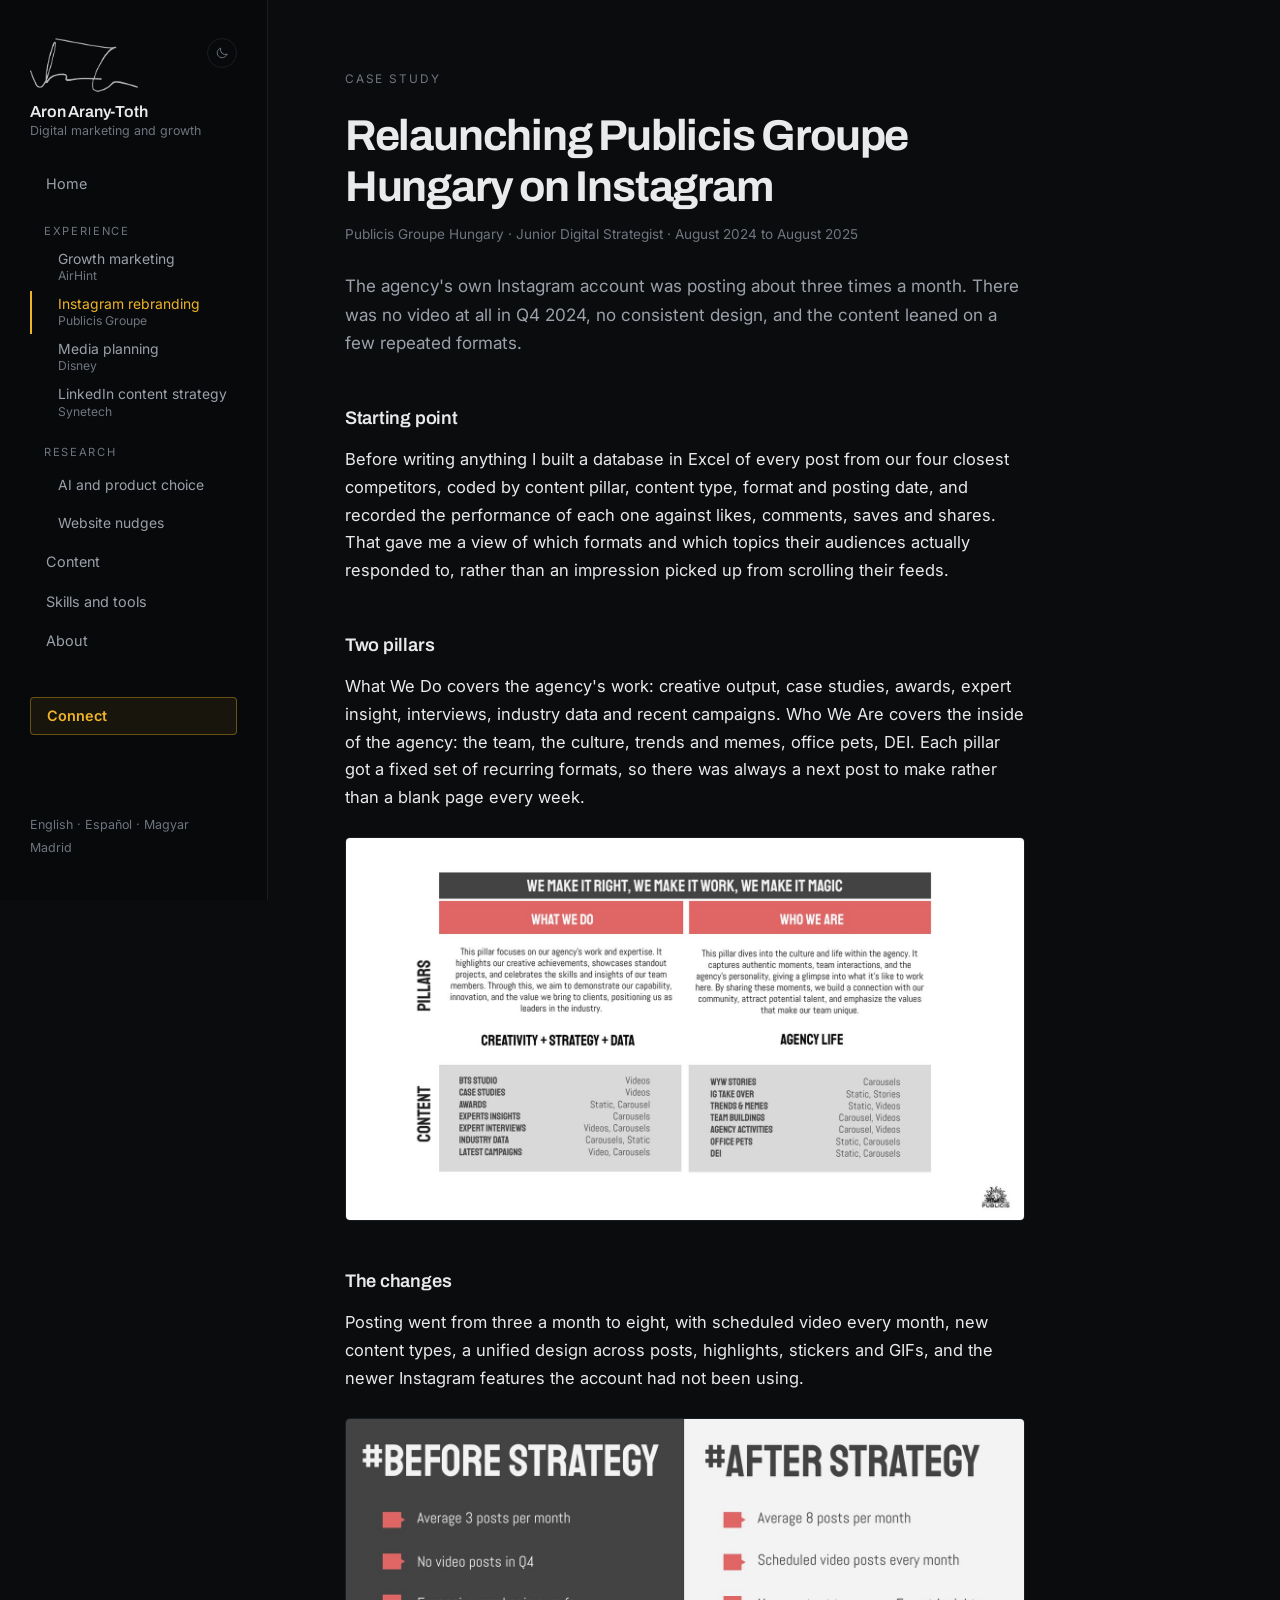
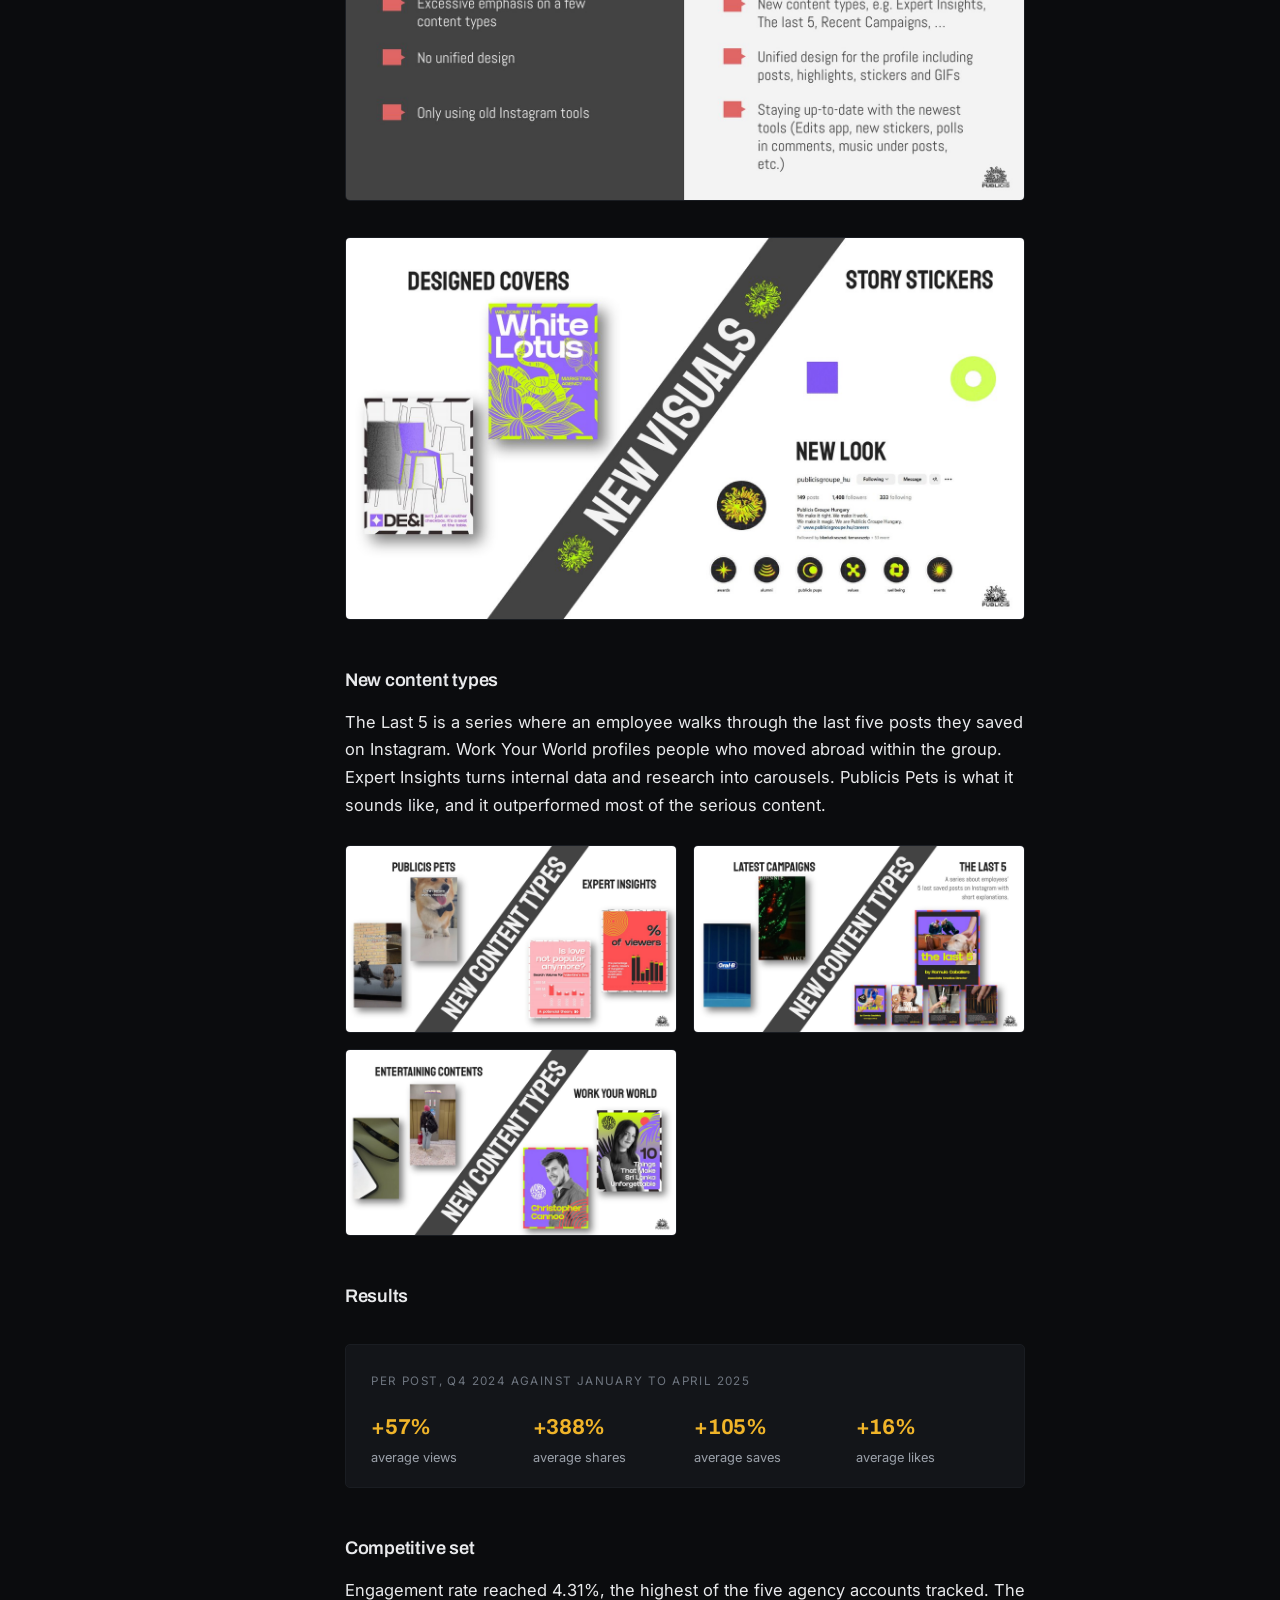
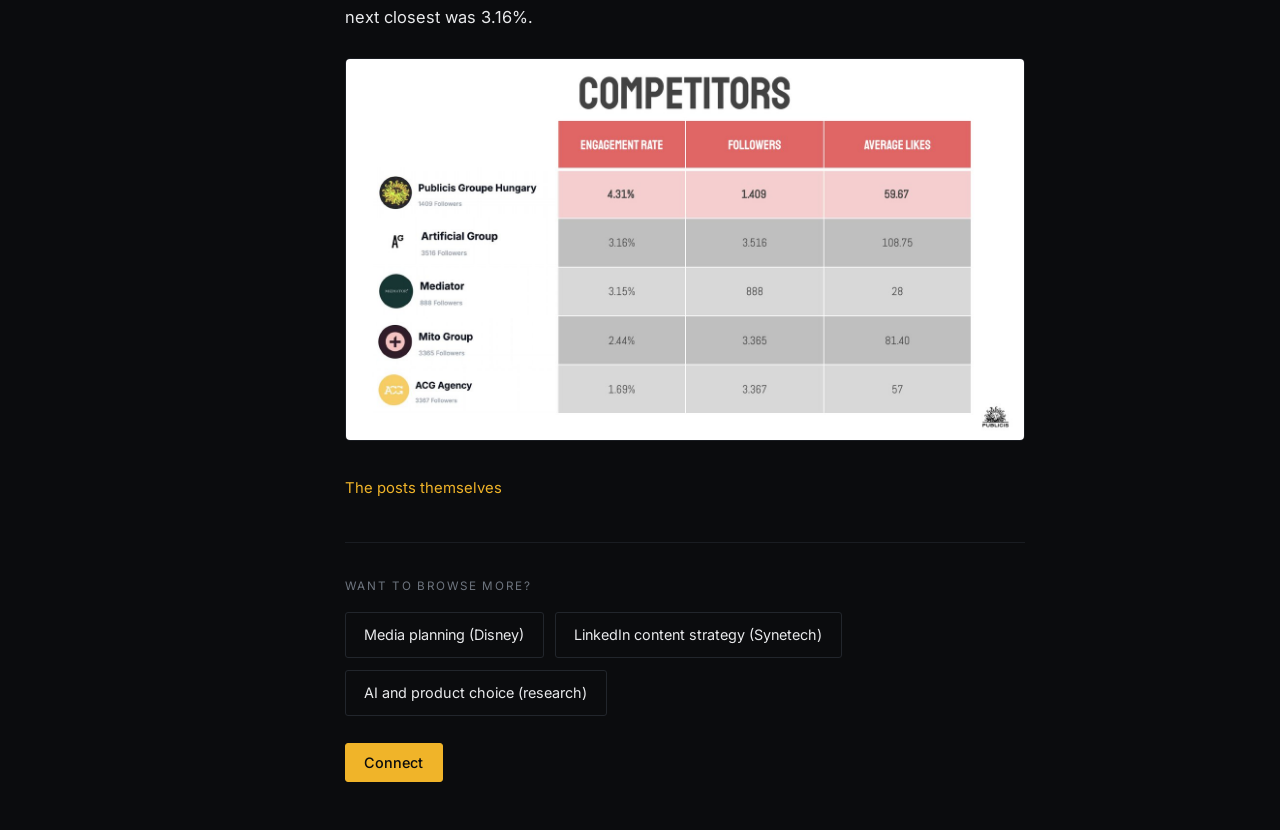
<file: publicis.html>
<!DOCTYPE html>
<html lang="en">
<head>
<!-- Google tag (gtag.js) -->
<script async src="https://www.googletagmanager.com/gtag/js?id=G-M00644Y2WV"></script>
<script>
  window.dataLayer = window.dataLayer || [];
  function gtag(){dataLayer.push(arguments);}
  gtag('js', new Date());
  gtag('config', 'G-M00644Y2WV');
</script>
<meta charset="utf-8">
<meta name="viewport" content="width=device-width, initial-scale=1">
<title>Publicis Groupe Hungary on Instagram — Aron Arany-Toth</title>
<meta name="description" content="A content strategy built from a coded database of the competitive set, and what it did to the numbers.">
<link rel="preconnect" href="https://fonts.googleapis.com">
<link rel="preconnect" href="https://fonts.gstatic.com" crossorigin>
<link href="https://fonts.googleapis.com/css2?family=Archivo:wght@500;600;700&family=Inter:wght@400;500;600&display=swap" rel="stylesheet">
<link rel="stylesheet" href="style.css">
<script>
(function(){var t="dark";try{t=localStorage.getItem("theme")||"dark";}catch(e){}document.documentElement.setAttribute("data-theme",t);})();
</script>
</head>
<body>
<a class="skip" href="#main">Skip to content</a>

<aside class="sidebar">
  <div class="side-top">
    <img class="signature" src="assets/signature.png" alt="">
    <a class="side-name" href="index.html">
      <strong>Aron Arany-Toth</strong>
      <span>Digital marketing and growth</span>
    </a>
    <button class="theme-toggle" type="button" data-theme-toggle title="Switch to light mode" aria-label="Switch to light mode">
      <svg class="icon-moon" viewBox="0 0 24 24" aria-hidden="true" xmlns="http://www.w3.org/2000/svg">
        <path d="M20.4 14.3A8.5 8.5 0 0 1 9.7 3.6a8.5 8.5 0 1 0 10.7 10.7Z"/>
      </svg>
      <svg class="icon-sun" viewBox="0 0 24 24" aria-hidden="true" xmlns="http://www.w3.org/2000/svg">
        <circle cx="12" cy="12" r="4.2"/>
        <path d="M12 2.4v2.4M12 19.2v2.4M4.2 4.2l1.7 1.7M18.1 18.1l1.7 1.7M2.4 12h2.4M19.2 12h2.4M4.2 19.8l1.7-1.7M18.1 5.9l1.7-1.7"/>
      </svg>
      <span class="sr-only theme-label">Light</span>
    </button>
    <button class="menu-btn" type="button" data-menu-toggle aria-expanded="false" aria-controls="sidenav" aria-label="Open menu">
      <span class="bars" aria-hidden="true"><span></span><span></span><span></span></span>
    </button>
  </div>

  <div class="side-panel" id="sidenav">
    <nav class="nav" aria-label="Pages">
    <a href="index.html">Home</a>
    <p class="nav-group">Experience</p>
    <a href="airhint.html" class="navsub two"><span class="n1">Growth marketing</span><span class="n2">AirHint</span></a>
    <a href="publicis.html" class="navsub active two"><span class="n1">Instagram rebranding</span><span class="n2">Publicis Groupe</span></a>
    <a href="disney.html" class="navsub two"><span class="n1">Media planning</span><span class="n2">Disney</span></a>
    <a href="synetech.html" class="navsub two"><span class="n1">LinkedIn content strategy</span><span class="n2">Synetech</span></a>
    <p class="nav-group">Research</p>
    <a href="research.html" class="navsub">AI and product choice</a>
    <a href="research-booking.html" class="navsub">Website nudges</a>
    <a href="content.html">Content</a>
    <a href="skills.html">Skills and tools</a>
    <a href="about.html">About</a>
    </nav>

    <button class="nav-connect" type="button" data-connect>Connect</button>

    <div class="side-bottom">
      <p>English · Español · Magyar</p>
      <p>Madrid</p>
    </div>
  </div>
</aside>
<div class="scrim" data-menu-close hidden></div>

<main id="main">

<section class="section">
  <p class="eyebrow">Case study</p>
  <h1 class="page-title">Relaunching Publicis Groupe Hungary on Instagram</h1>
  <p class="case-meta">Publicis Groupe Hungary · Junior Digital Strategist · August 2024 to August 2025</p>

  <p class="lead">The agency's own Instagram account was posting about three times a month. There was no video at all in Q4 2024, no consistent design, and the content leaned on a few repeated formats.</p>

  <h2 class="sub">Starting point</h2>
  <p>Before writing anything I built a database in Excel of every post from our four closest competitors, coded by content pillar, content type, format and posting date, and recorded the performance of each one against likes, comments, saves and shares. That gave me a view of which formats and which topics their audiences actually responded to, rather than an impression picked up from scrolling their feeds.</p>

  <h2 class="sub">Two pillars</h2>
  <p>What We Do covers the agency's work: creative output, case studies, awards, expert insight, interviews, industry data and recent campaigns. Who We Are covers the inside of the agency: the team, the culture, trends and memes, office pets, DEI. Each pillar got a fixed set of recurring formats, so there was always a next post to make rather than a blank page every week.</p>
  <figure class="fig">
    <img src="assets/publicis/pillars.jpg" alt="Content pillar framework: What We Do and Who We Are, with the content types under each">
  </figure>

  <h2 class="sub">The changes</h2>
  <p>Posting went from three a month to eight, with scheduled video every month, new content types, a unified design across posts, highlights, stickers and GIFs, and the newer Instagram features the account had not been using.</p>
  <figure class="fig">
    <img src="assets/publicis/before-after.jpg" alt="Before and after the strategy, side by side">
  </figure>
  <figure class="fig">
    <img src="assets/publicis/new-visuals.jpg" alt="New designed covers, story stickers and the new profile look">
  </figure>

  <h2 class="sub">New content types</h2>
  <p>The Last 5 is a series where an employee walks through the last five posts they saved on Instagram. Work Your World profiles people who moved abroad within the group. Expert Insights turns internal data and research into carousels. Publicis Pets is what it sounds like, and it outperformed most of the serious content.</p>
  <div class="fig-row">
    <figure class="fig"><img src="assets/publicis/content-types-1.jpg" alt="Publicis Pets and Expert Insights formats"></figure>
    <figure class="fig"><img src="assets/publicis/content-types-2.jpg" alt="Latest Campaigns and The Last 5 formats"></figure>
    <figure class="fig"><img src="assets/publicis/content-types-3.jpg" alt="Entertaining content and Work Your World formats"></figure>
  </div>

  <h2 class="sub">Results</h2>
  <div class="stat-block">
    <p class="stat-label">Per post, Q4 2024 against January to April 2025</p>
    <div class="stats">
      <div class="stat"><span class="num">+57%</span><span class="cap">average views</span></div>
      <div class="stat"><span class="num">+388%</span><span class="cap">average shares</span></div>
      <div class="stat"><span class="num">+105%</span><span class="cap">average saves</span></div>
      <div class="stat"><span class="num">+16%</span><span class="cap">average likes</span></div>
    </div>
  </div>

  <h2 class="sub">Competitive set</h2>
  <p>Engagement rate reached 4.31%, the highest of the five agency accounts tracked. The next closest was 3.16%.</p>
  <figure class="fig">
    <img src="assets/publicis/competitors.jpg" alt="Engagement rate, followers and average likes for the five agency accounts tracked">
  </figure>

  <p class="links"><a href="content.html">The posts themselves</a></p>
</section>


<nav class="onward" aria-label="More pages">
  <p class="onward-label">Want to browse more?</p>
  <div class="onward-links desk-only">
    <a href="disney.html">Media planning (Disney)</a>
    <a href="synetech.html">LinkedIn content strategy (Synetech)</a>
    <a href="research.html">AI and product choice (research)</a>
  </div>
  <div class="onward-links mob-only">
    <a href="index.html">Home</a>
    <a href="airhint.html">Growth marketing (AirHint)</a>
    <a href="disney.html">Media planning (Disney)</a>
    <a href="synetech.html">LinkedIn content strategy (Synetech)</a>
    <a href="research.html">AI and product choice (research)</a>
    <a href="research-booking.html">Website nudges (research)</a>
    <a href="content.html">Content</a>
    <a href="skills.html">Skills and tools</a>
    <a href="about.html">About</a>
  </div>
</nav>
<footer class="pagefoot">
  <button class="foot-connect btn primary" type="button" data-connect>Connect</button>
</footer>
</main>

<dialog id="connect-panel" class="connect">
  <div class="connect-inner">
    <button class="connect-close" type="button" data-connect-close aria-label="Close">&times;</button>
    <h2 class="connect-title">Connect</h2>

    <div class="c-block">
      <p class="c-label">Email</p>
      <p class="c-val">aranytotharon@gmail.com</p>
      <div class="c-actions">
        <a class="btn primary" href="mailto:aranytotharon@gmail.com">Compose an email</a>
        <button class="btn" type="button" data-copy="aranytotharon@gmail.com">Copy address</button>
      </div>
    </div>

    <div class="c-block">
      <p class="c-label">Stay in touch</p>
      <p class="c-note">I am most responsive on LinkedIn.</p>
      <div class="c-actions">
        <a class="btn" href="https://www.linkedin.com/in/aron-arany-toth/" target="_blank" rel="noopener">LinkedIn</a>
      </div>
    </div>

    <div class="c-block">
      <p class="c-label">CV</p>
      <div class="c-actions">
        <a class="btn" href="assets/cv.pdf">Download as PDF</a>
      </div>
    </div>
  </div>
</dialog>
<script src="script.js"></script>
</body>
</html>
</file>
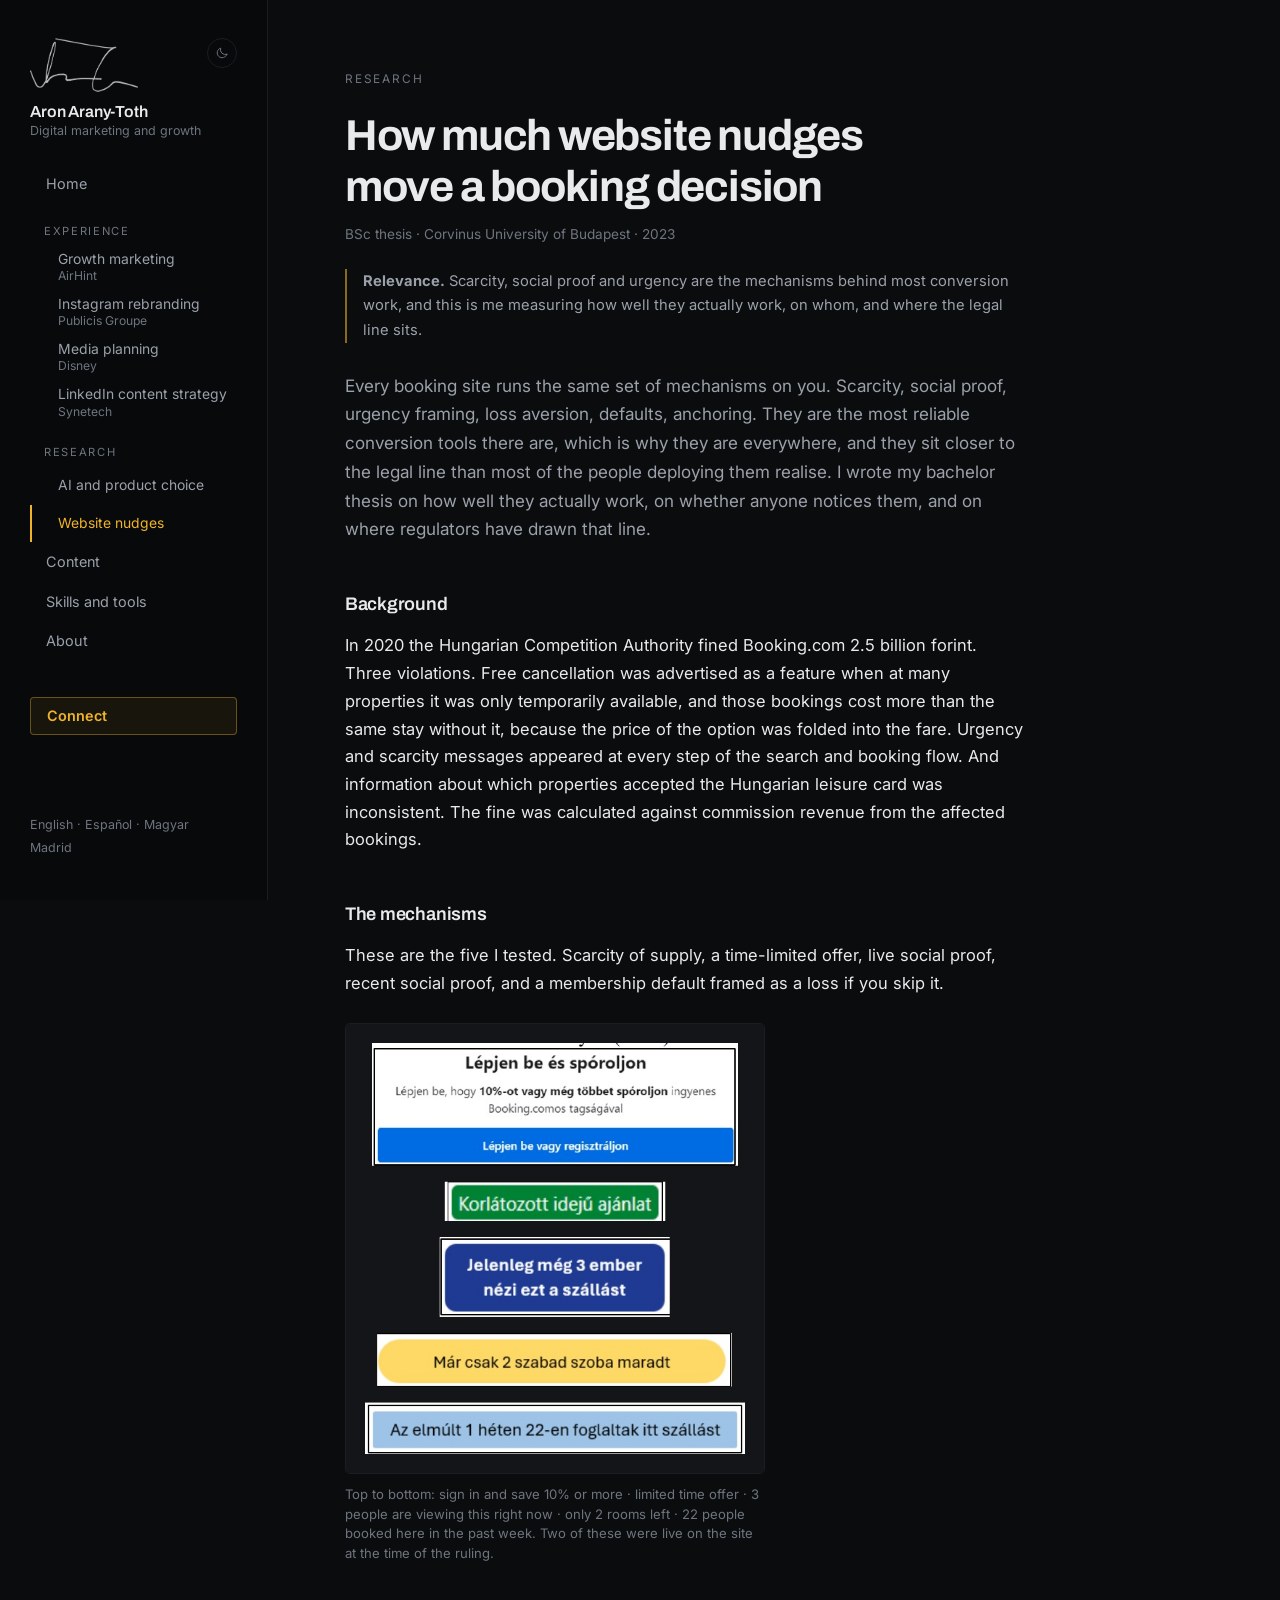
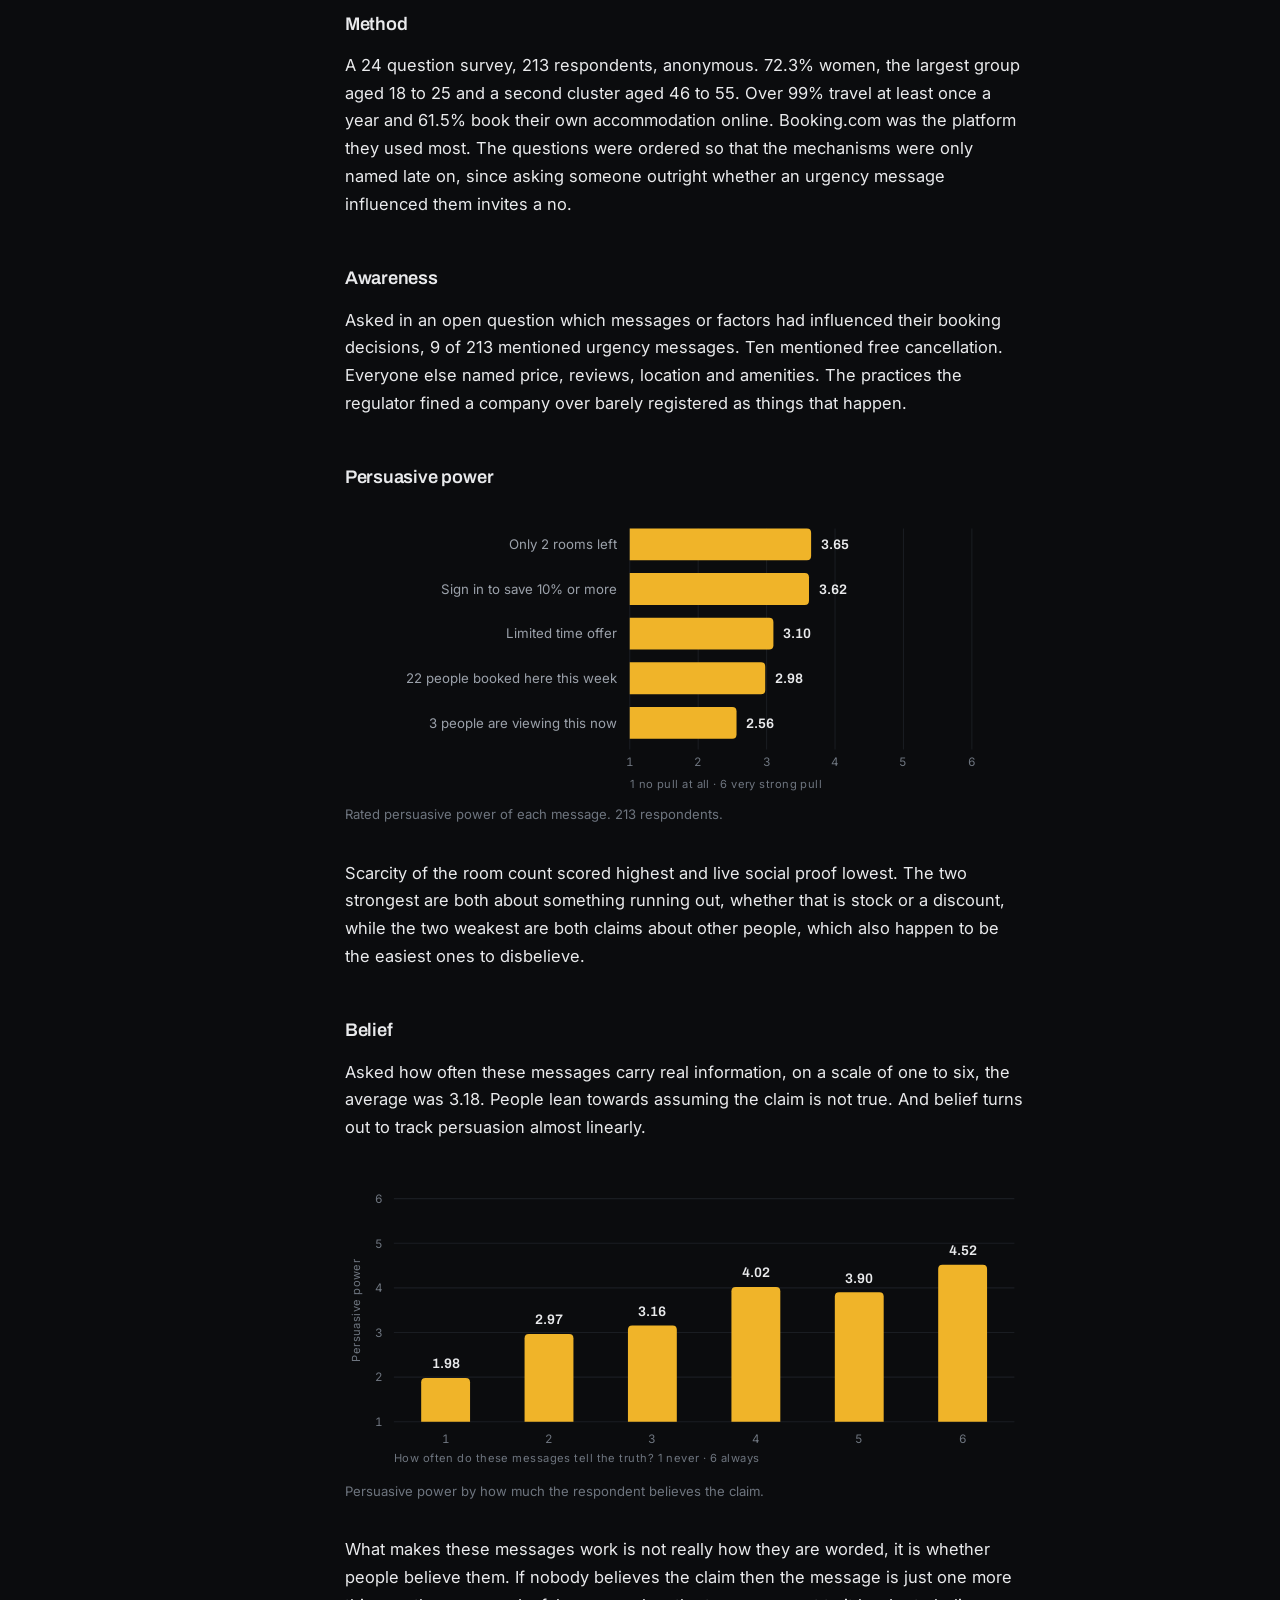
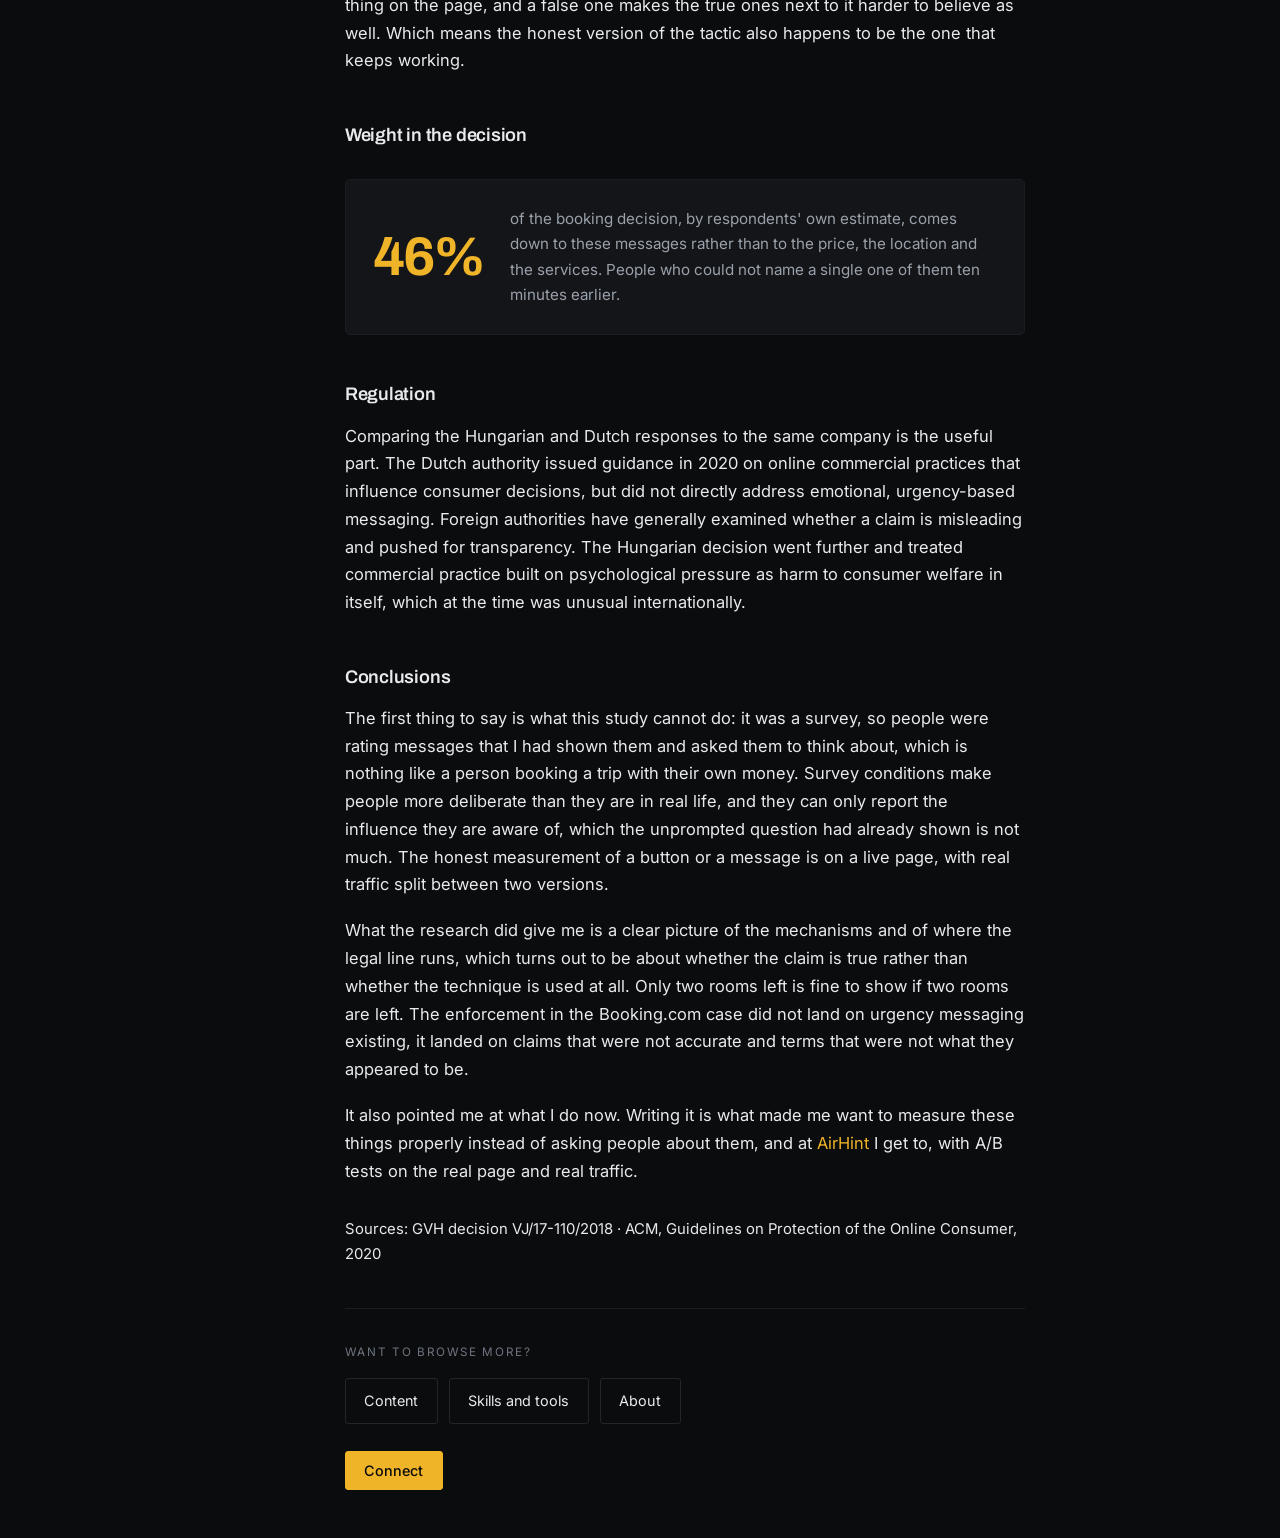
<file: research-booking.html>
<!DOCTYPE html>
<html lang="en">
<head>
<!-- Google tag (gtag.js) -->
<script async src="https://www.googletagmanager.com/gtag/js?id=G-M00644Y2WV"></script>
<script>
  window.dataLayer = window.dataLayer || [];
  function gtag(){dataLayer.push(arguments);}
  gtag('js', new Date());
  gtag('config', 'G-M00644Y2WV');
</script>
<meta charset="utf-8">
<meta name="viewport" content="width=device-width, initial-scale=1">
<title>How much website nudges move a booking decision — Aron Arany-Toth</title>
<meta name="description" content="A survey of 213 people on how urgency and scarcity messages affect booking decisions, against the Booking.com competition case.">
<link rel="preconnect" href="https://fonts.googleapis.com">
<link rel="preconnect" href="https://fonts.gstatic.com" crossorigin>
<link href="https://fonts.googleapis.com/css2?family=Archivo:wght@500;600;700&family=Inter:wght@400;500;600&display=swap" rel="stylesheet">
<link rel="stylesheet" href="style.css">
<script>
(function(){var t="dark";try{t=localStorage.getItem("theme")||"dark";}catch(e){}document.documentElement.setAttribute("data-theme",t);})();
</script>
</head>
<body>
<a class="skip" href="#main">Skip to content</a>

<aside class="sidebar">
  <div class="side-top">
    <img class="signature" src="assets/signature.png" alt="">
    <a class="side-name" href="index.html">
      <strong>Aron Arany-Toth</strong>
      <span>Digital marketing and growth</span>
    </a>
    <button class="theme-toggle" type="button" data-theme-toggle title="Switch to light mode" aria-label="Switch to light mode">
      <svg class="icon-moon" viewBox="0 0 24 24" aria-hidden="true" xmlns="http://www.w3.org/2000/svg">
        <path d="M20.4 14.3A8.5 8.5 0 0 1 9.7 3.6a8.5 8.5 0 1 0 10.7 10.7Z"/>
      </svg>
      <svg class="icon-sun" viewBox="0 0 24 24" aria-hidden="true" xmlns="http://www.w3.org/2000/svg">
        <circle cx="12" cy="12" r="4.2"/>
        <path d="M12 2.4v2.4M12 19.2v2.4M4.2 4.2l1.7 1.7M18.1 18.1l1.7 1.7M2.4 12h2.4M19.2 12h2.4M4.2 19.8l1.7-1.7M18.1 5.9l1.7-1.7"/>
      </svg>
      <span class="sr-only theme-label">Light</span>
    </button>
    <button class="menu-btn" type="button" data-menu-toggle aria-expanded="false" aria-controls="sidenav" aria-label="Open menu">
      <span class="bars" aria-hidden="true"><span></span><span></span><span></span></span>
    </button>
  </div>

  <div class="side-panel" id="sidenav">
    <nav class="nav" aria-label="Pages">
    <a href="index.html">Home</a>
    <p class="nav-group">Experience</p>
    <a href="airhint.html" class="navsub two"><span class="n1">Growth marketing</span><span class="n2">AirHint</span></a>
    <a href="publicis.html" class="navsub two"><span class="n1">Instagram rebranding</span><span class="n2">Publicis Groupe</span></a>
    <a href="disney.html" class="navsub two"><span class="n1">Media planning</span><span class="n2">Disney</span></a>
    <a href="synetech.html" class="navsub two"><span class="n1">LinkedIn content strategy</span><span class="n2">Synetech</span></a>
    <p class="nav-group">Research</p>
    <a href="research.html" class="navsub">AI and product choice</a>
    <a href="research-booking.html" class="navsub active">Website nudges</a>
    <a href="content.html">Content</a>
    <a href="skills.html">Skills and tools</a>
    <a href="about.html">About</a>
    </nav>

    <button class="nav-connect" type="button" data-connect>Connect</button>

    <div class="side-bottom">
      <p>English · Español · Magyar</p>
      <p>Madrid</p>
    </div>
  </div>
</aside>
<div class="scrim" data-menu-close hidden></div>

<main id="main">

<section class="section">
  <p class="eyebrow">Research</p>
  <h1 class="page-title">How much website nudges move a booking decision</h1>
  <p class="case-meta">BSc thesis · Corvinus University of Budapest · 2023</p>

  <p class="why"><strong>Relevance.</strong> Scarcity, social proof and urgency are the mechanisms behind most conversion work, and this is me measuring how well they actually work, on whom, and where the legal line sits.</p>

  <p class="lead">Every booking site runs the same set of mechanisms on you. Scarcity, social proof, urgency framing, loss aversion, defaults, anchoring. They are the most reliable conversion tools there are, which is why they are everywhere, and they sit closer to the legal line than most of the people deploying them realise. I wrote my bachelor thesis on how well they actually work, on whether anyone notices them, and on where regulators have drawn that line.</p>

  <h2 class="sub">Background</h2>
  <p>In 2020 the Hungarian Competition Authority fined Booking.com 2.5 billion forint. Three violations. Free cancellation was advertised as a feature when at many properties it was only temporarily available, and those bookings cost more than the same stay without it, because the price of the option was folded into the fare. Urgency and scarcity messages appeared at every step of the search and booking flow. And information about which properties accepted the Hungarian leisure card was inconsistent. The fine was calculated against commission revenue from the affected bookings.</p>

  <h2 class="sub">The mechanisms</h2>
  <p>These are the five I tested. Scarcity of supply, a time-limited offer, live social proof, recent social proof, and a membership default framed as a loss if you skip it.</p>
  <figure class="fig narrow">
    <img src="assets/research/booking-messages.jpg" alt="Five booking site message mockups: sign in and save 10 percent or more, limited time offer, 3 people are viewing this right now, only 2 rooms left, 22 people booked here in the past week">
    <figcaption>Top to bottom: sign in and save 10% or more · limited time offer · 3 people are viewing this right now · only 2 rooms left · 22 people booked here in the past week. Two of these were live on the site at the time of the ruling.</figcaption>
  </figure>

  <h2 class="sub">Method</h2>
  <p>A 24 question survey, 213 respondents, anonymous. 72.3% women, the largest group aged 18 to 25 and a second cluster aged 46 to 55. Over 99% travel at least once a year and 61.5% book their own accommodation online. Booking.com was the platform they used most. The questions were ordered so that the mechanisms were only named late on, since asking someone outright whether an urgency message influenced them invites a no.</p>

  <h2 class="sub">Awareness</h2>
  <p>Asked in an open question which messages or factors had influenced their booking decisions, 9 of 213 mentioned urgency messages. Ten mentioned free cancellation. Everyone else named price, reviews, location and amenities. The practices the regulator fined a company over barely registered as things that happen.</p>

  <h2 class="sub">Persuasive power</h2>
  <figure class="chart-fig"><svg class="chart" viewBox="0 0 640 256" role="img" xmlns="http://www.w3.org/2000/svg">
<line x1="268.0" y1="6" x2="268.0" y2="214" class="c-grid"/>
<text x="268.0" y="230" class="c-tick" text-anchor="middle">1</text>
<line x1="332.4" y1="6" x2="332.4" y2="214" class="c-grid"/>
<text x="332.4" y="230" class="c-tick" text-anchor="middle">2</text>
<line x1="396.8" y1="6" x2="396.8" y2="214" class="c-grid"/>
<text x="396.8" y="230" class="c-tick" text-anchor="middle">3</text>
<line x1="461.2" y1="6" x2="461.2" y2="214" class="c-grid"/>
<text x="461.2" y="230" class="c-tick" text-anchor="middle">4</text>
<line x1="525.6" y1="6" x2="525.6" y2="214" class="c-grid"/>
<text x="525.6" y="230" class="c-tick" text-anchor="middle">5</text>
<line x1="590.0" y1="6" x2="590.0" y2="214" class="c-grid"/>
<text x="590.0" y="230" class="c-tick" text-anchor="middle">6</text>
<path class="c-bar" d="M268,6 L434.7,6 Q438.7,6 438.7,10 L438.7,32 Q438.7,36 434.7,36 L268,36 Z"><title>Only 2 rooms left: 3.65</title></path>
<text x="256" y="25.5" class="c-lab" text-anchor="end">Only 2 rooms left</text>
<text x="447.7" y="25.5" class="c-val">3.65</text>
<path class="c-bar" d="M268,48 L432.7,48 Q436.7,48 436.7,52 L436.7,74 Q436.7,78 432.7,78 L268,78 Z"><title>Sign in to save 10% or more: 3.62</title></path>
<text x="256" y="67.5" class="c-lab" text-anchor="end">Sign in to save 10% or more</text>
<text x="445.7" y="67.5" class="c-val">3.62</text>
<path class="c-bar" d="M268,90 L399.2,90 Q403.2,90 403.2,94 L403.2,116 Q403.2,120 399.2,120 L268,120 Z"><title>Limited time offer: 3.1</title></path>
<text x="256" y="109.5" class="c-lab" text-anchor="end">Limited time offer</text>
<text x="412.2" y="109.5" class="c-val">3.10</text>
<path class="c-bar" d="M268,132 L391.5,132 Q395.5,132 395.5,136 L395.5,158 Q395.5,162 391.5,162 L268,162 Z"><title>22 people booked here this week: 2.98</title></path>
<text x="256" y="151.5" class="c-lab" text-anchor="end">22 people booked here this week</text>
<text x="404.5" y="151.5" class="c-val">2.98</text>
<path class="c-bar" d="M268,174 L364.5,174 Q368.5,174 368.5,178 L368.5,200 Q368.5,204 364.5,204 L268,204 Z"><title>3 people are viewing this now: 2.56</title></path>
<text x="256" y="193.5" class="c-lab" text-anchor="end">3 people are viewing this now</text>
<text x="377.5" y="193.5" class="c-val">2.56</text>
<text x="268" y="250" class="c-note">1 no pull at all &#183; 6 very strong pull</text>
</svg><figcaption>Rated persuasive power of each message. 213 respondents.</figcaption></figure>
  <p>Scarcity of the room count scored highest and live social proof lowest. The two strongest are both about something running out, whether that is stock or a discount, while the two weakest are both claims about other people, which also happen to be the easiest ones to disbelieve.</p>

  <h2 class="sub">Belief</h2>
  <p>Asked how often these messages carry real information, on a scale of one to six, the average was 3.18. People lean towards assuming the claim is not true. And belief turns out to track persuasion almost linearly.</p>
  <figure class="chart-fig"><svg class="chart" viewBox="0 0 640 282" role="img" xmlns="http://www.w3.org/2000/svg">
<line x1="46" y1="236.0" x2="630" y2="236.0" class="c-grid"/>
<text x="36" y="240.0" class="c-tick" text-anchor="end">1</text>
<line x1="46" y1="194.0" x2="630" y2="194.0" class="c-grid"/>
<text x="36" y="198.0" class="c-tick" text-anchor="end">2</text>
<line x1="46" y1="152.0" x2="630" y2="152.0" class="c-grid"/>
<text x="36" y="156.0" class="c-tick" text-anchor="end">3</text>
<line x1="46" y1="110.0" x2="630" y2="110.0" class="c-grid"/>
<text x="36" y="114.0" class="c-tick" text-anchor="end">4</text>
<line x1="46" y1="68.0" x2="630" y2="68.0" class="c-grid"/>
<text x="36" y="72.0" class="c-tick" text-anchor="end">5</text>
<line x1="46" y1="26.0" x2="630" y2="26.0" class="c-grid"/>
<text x="36" y="30.0" class="c-tick" text-anchor="end">6</text>
<path class="c-bar" d="M71.7,236 L71.7,198.8 Q71.7,194.8 75.7,194.8 L113.7,194.8 Q117.7,194.8 117.7,198.8 L117.7,236 Z"><title>1: 1.98</title></path>
<text x="94.7" y="185.8" class="c-val" text-anchor="middle">1.98</text>
<text x="94.7" y="256.0" class="c-tick" text-anchor="middle">1</text>
<path class="c-bar" d="M169.0,236 L169.0,157.3 Q169.0,153.3 173.0,153.3 L211.0,153.3 Q215.0,153.3 215.0,157.3 L215.0,236 Z"><title>2: 2.97</title></path>
<text x="192.0" y="144.3" class="c-val" text-anchor="middle">2.97</text>
<text x="192.0" y="256.0" class="c-tick" text-anchor="middle">2</text>
<path class="c-bar" d="M266.3,236 L266.3,149.3 Q266.3,145.3 270.3,145.3 L308.3,145.3 Q312.3,145.3 312.3,149.3 L312.3,236 Z"><title>3: 3.16</title></path>
<text x="289.3" y="136.3" class="c-val" text-anchor="middle">3.16</text>
<text x="289.3" y="256.0" class="c-tick" text-anchor="middle">3</text>
<path class="c-bar" d="M363.7,236 L363.7,113.2 Q363.7,109.2 367.7,109.2 L405.7,109.2 Q409.7,109.2 409.7,113.2 L409.7,236 Z"><title>4: 4.02</title></path>
<text x="386.7" y="100.2" class="c-val" text-anchor="middle">4.02</text>
<text x="386.7" y="256.0" class="c-tick" text-anchor="middle">4</text>
<path class="c-bar" d="M461.0,236 L461.0,118.2 Q461.0,114.2 465.0,114.2 L503.0,114.2 Q507.0,114.2 507.0,118.2 L507.0,236 Z"><title>5: 3.9</title></path>
<text x="484.0" y="105.2" class="c-val" text-anchor="middle">3.90</text>
<text x="484.0" y="256.0" class="c-tick" text-anchor="middle">5</text>
<path class="c-bar" d="M558.3,236 L558.3,92.2 Q558.3,88.2 562.3,88.2 L600.3,88.2 Q604.3,88.2 604.3,92.2 L604.3,236 Z"><title>6: 4.52</title></path>
<text x="581.3" y="79.2" class="c-val" text-anchor="middle">4.52</text>
<text x="581.3" y="256.0" class="c-tick" text-anchor="middle">6</text>
<text x="46" y="274" class="c-note">How often do these messages tell the truth? 1 never &#183; 6 always</text>
<text x="14" y="131.0" class="c-note" text-anchor="middle" transform="rotate(-90 14 131.0)">Persuasive power</text>
</svg><figcaption>Persuasive power by how much the respondent believes the claim.</figcaption></figure>
  <p>What makes these messages work is not really how they are worded, it is whether people believe them. If nobody believes the claim then the message is just one more thing on the page, and a false one makes the true ones next to it harder to believe as well. Which means the honest version of the tactic also happens to be the one that keeps working.</p>

  <h2 class="sub">Weight in the decision</h2>
  <div class="hero-stat">
    <span class="hero-num">46%</span>
    <p>of the booking decision, by respondents' own estimate, comes down to these messages rather than to the price, the location and the services. People who could not name a single one of them ten minutes earlier.</p>
  </div>

  <h2 class="sub">Regulation</h2>
  <p>Comparing the Hungarian and Dutch responses to the same company is the useful part. The Dutch authority issued guidance in 2020 on online commercial practices that influence consumer decisions, but did not directly address emotional, urgency-based messaging. Foreign authorities have generally examined whether a claim is misleading and pushed for transparency. The Hungarian decision went further and treated commercial practice built on psychological pressure as harm to consumer welfare in itself, which at the time was unusual internationally.</p>

  <h2 class="sub">Conclusions</h2>
  <p>The first thing to say is what this study cannot do: it was a survey, so people were rating messages that I had shown them and asked them to think about, which is nothing like a person booking a trip with their own money. Survey conditions make people more deliberate than they are in real life, and they can only report the influence they are aware of, which the unprompted question had already shown is not much. The honest measurement of a button or a message is on a live page, with real traffic split between two versions.</p>
  <p>What the research did give me is a clear picture of the mechanisms and of where the legal line runs, which turns out to be about whether the claim is true rather than whether the technique is used at all. Only two rooms left is fine to show if two rooms are left. The enforcement in the Booking.com case did not land on urgency messaging existing, it landed on claims that were not accurate and terms that were not what they appeared to be.</p>
  <p>It also pointed me at what I do now. Writing it is what made me want to measure these things properly instead of asking people about them, and at <a href="airhint.html">AirHint</a> I get to, with A/B tests on the real page and real traffic.</p>

  <p class="links">Sources: GVH decision VJ/17-110/2018 · ACM, Guidelines on Protection of the Online Consumer, 2020</p>
</section>


<nav class="onward" aria-label="More pages">
  <p class="onward-label">Want to browse more?</p>
  <div class="onward-links desk-only">
    <a href="content.html">Content</a>
    <a href="skills.html">Skills and tools</a>
    <a href="about.html">About</a>
  </div>
  <div class="onward-links mob-only">
    <a href="index.html">Home</a>
    <a href="airhint.html">Growth marketing (AirHint)</a>
    <a href="publicis.html">Instagram rebranding (Publicis)</a>
    <a href="disney.html">Media planning (Disney)</a>
    <a href="synetech.html">LinkedIn content strategy (Synetech)</a>
    <a href="research.html">AI and product choice (research)</a>
    <a href="content.html">Content</a>
    <a href="skills.html">Skills and tools</a>
    <a href="about.html">About</a>
  </div>
</nav>
<footer class="pagefoot">
  <button class="foot-connect btn primary" type="button" data-connect>Connect</button>
</footer>
</main>

<dialog id="connect-panel" class="connect">
  <div class="connect-inner">
    <button class="connect-close" type="button" data-connect-close aria-label="Close">&times;</button>
    <h2 class="connect-title">Connect</h2>

    <div class="c-block">
      <p class="c-label">Email</p>
      <p class="c-val">aranytotharon@gmail.com</p>
      <div class="c-actions">
        <a class="btn primary" href="mailto:aranytotharon@gmail.com">Compose an email</a>
        <button class="btn" type="button" data-copy="aranytotharon@gmail.com">Copy address</button>
      </div>
    </div>

    <div class="c-block">
      <p class="c-label">Stay in touch</p>
      <p class="c-note">I am most responsive on LinkedIn.</p>
      <div class="c-actions">
        <a class="btn" href="https://www.linkedin.com/in/aron-arany-toth/" target="_blank" rel="noopener">LinkedIn</a>
      </div>
    </div>

    <div class="c-block">
      <p class="c-label">CV</p>
      <div class="c-actions">
        <a class="btn" href="assets/cv.pdf">Download as PDF</a>
      </div>
    </div>
  </div>
</dialog>
<script src="script.js"></script>
</body>
</html>
</file>
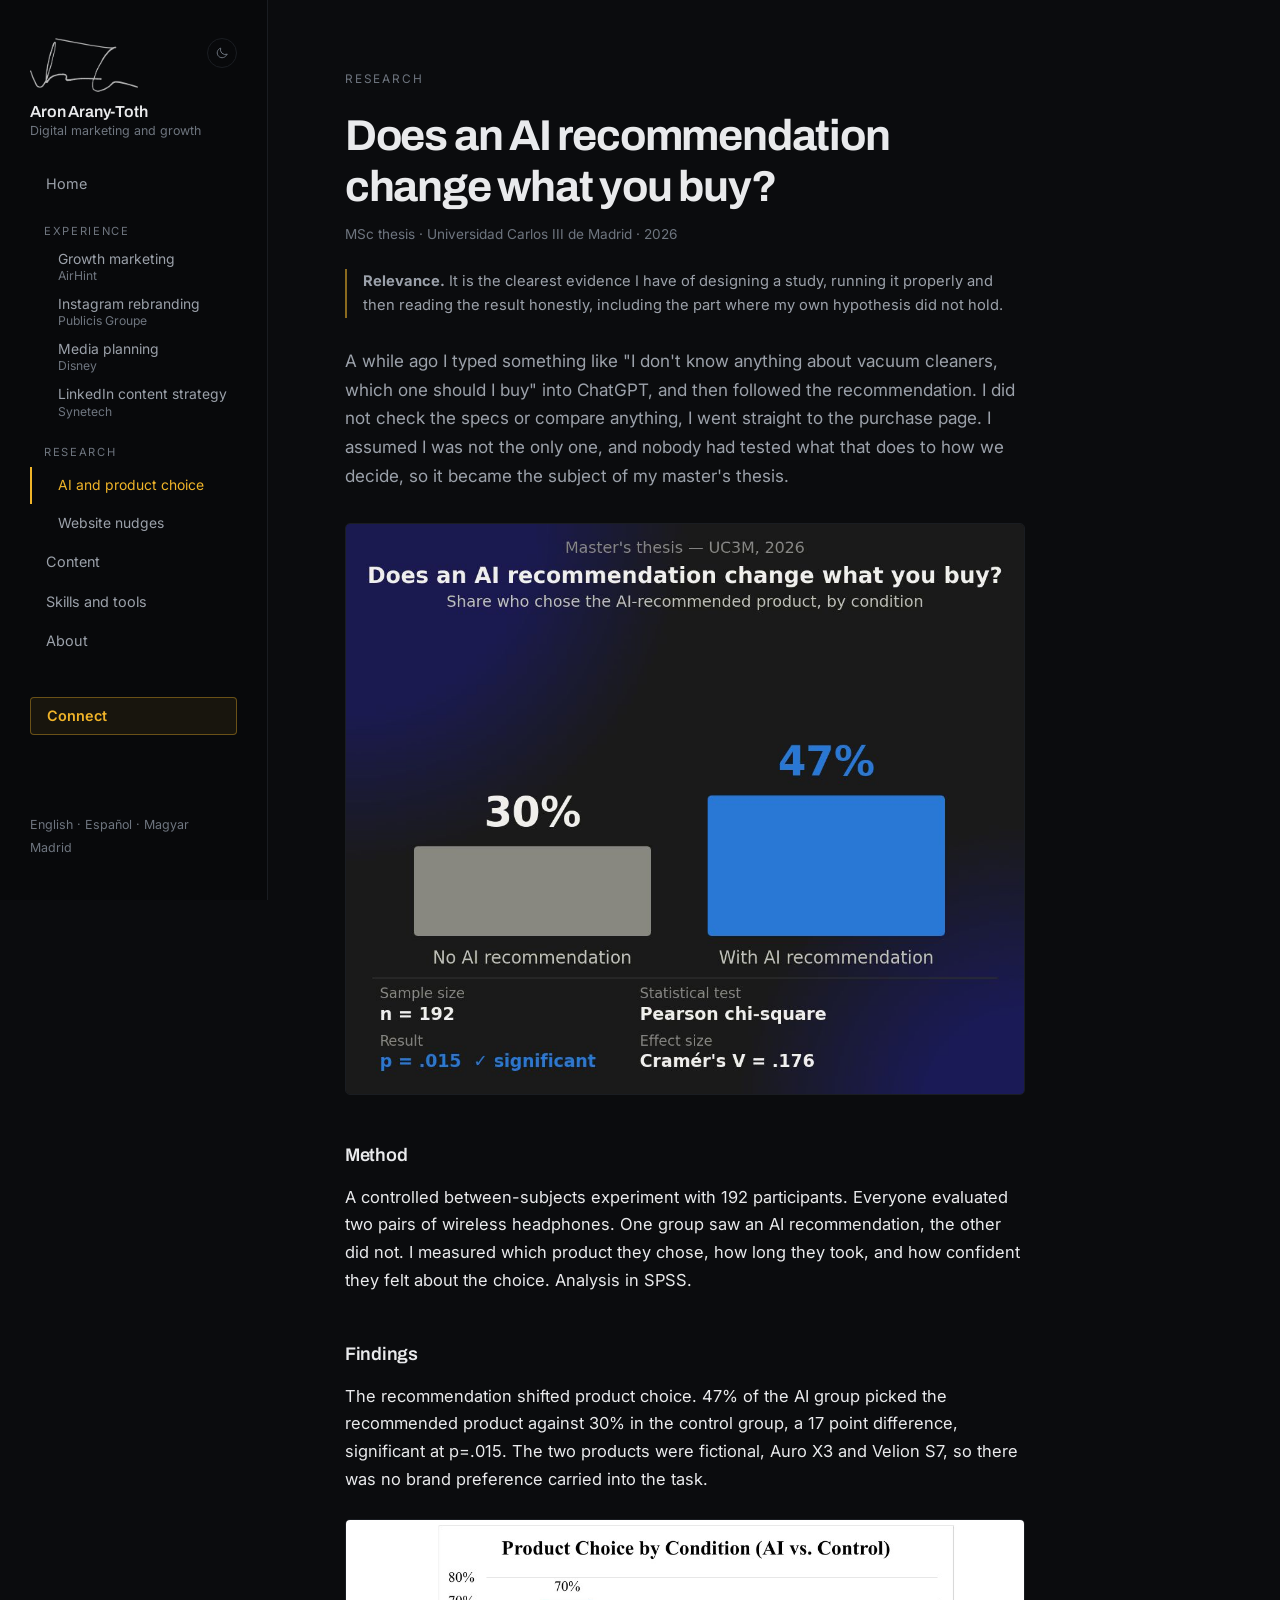
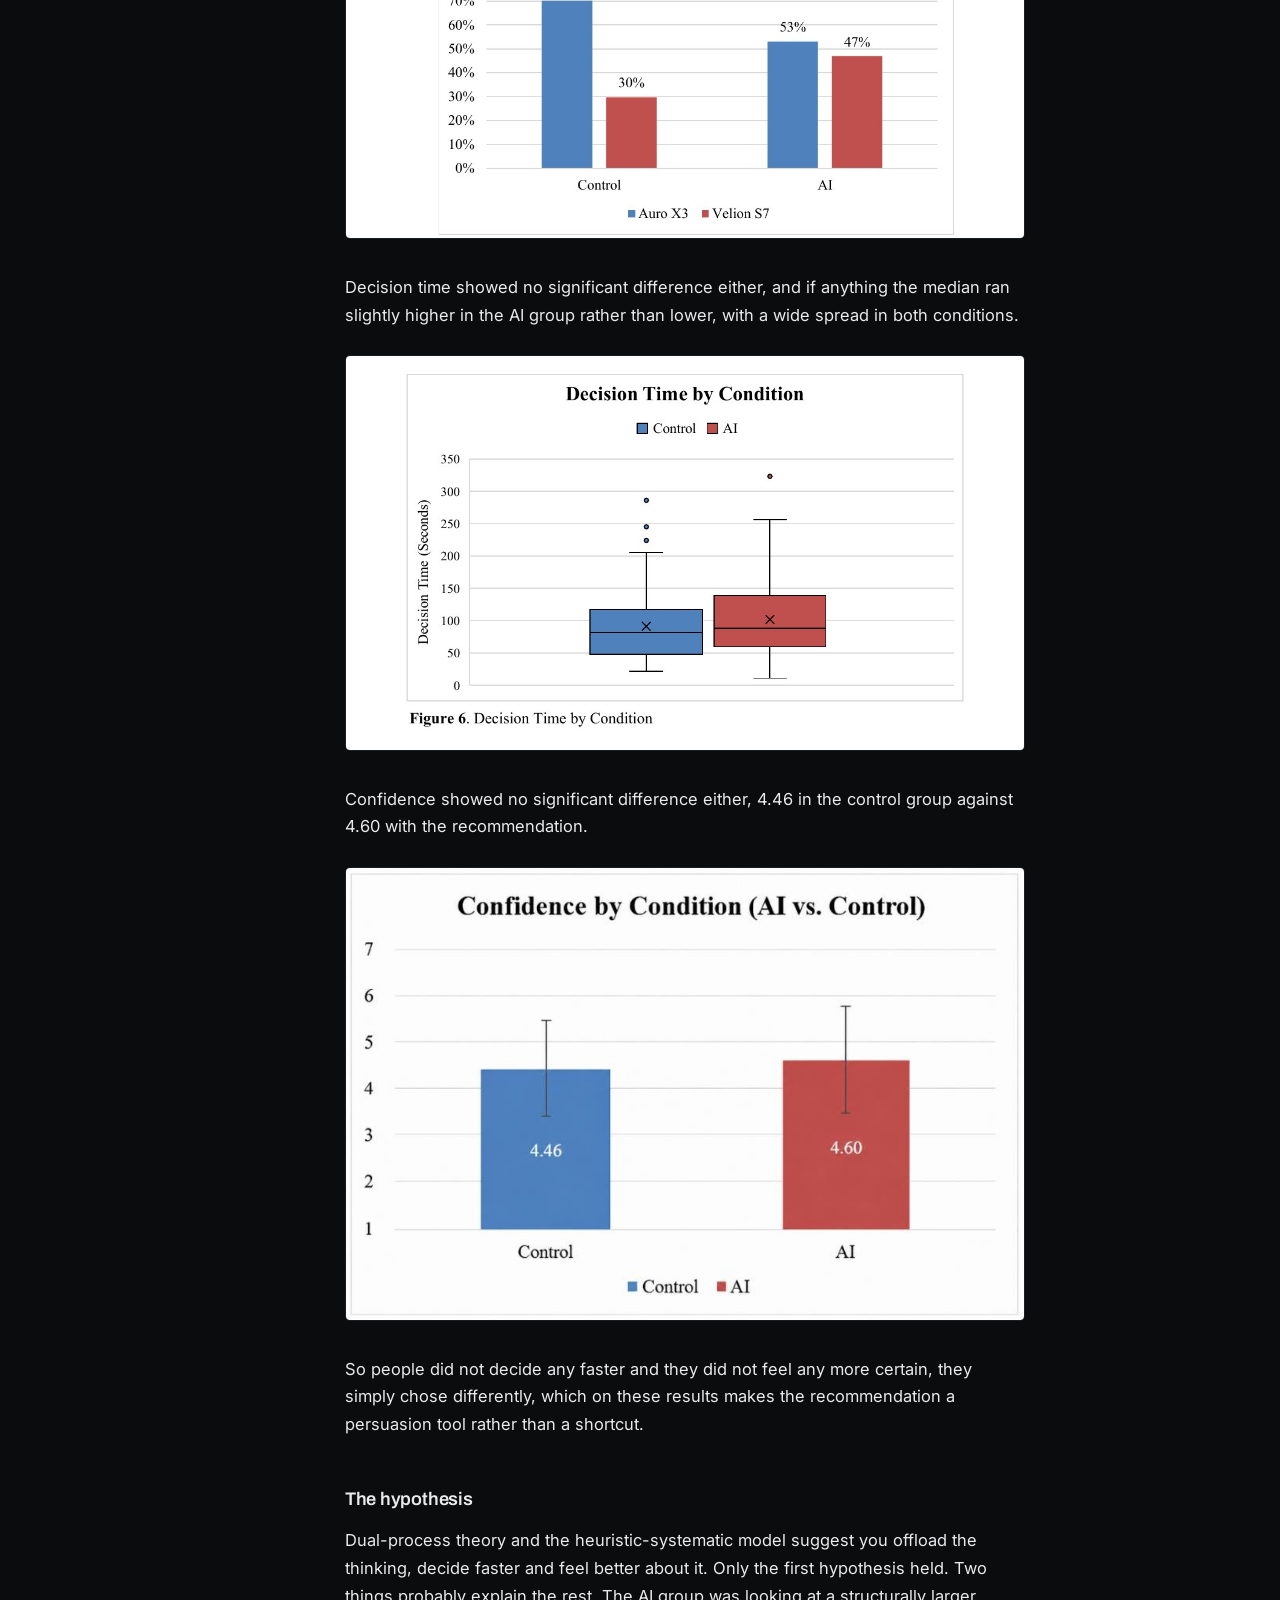
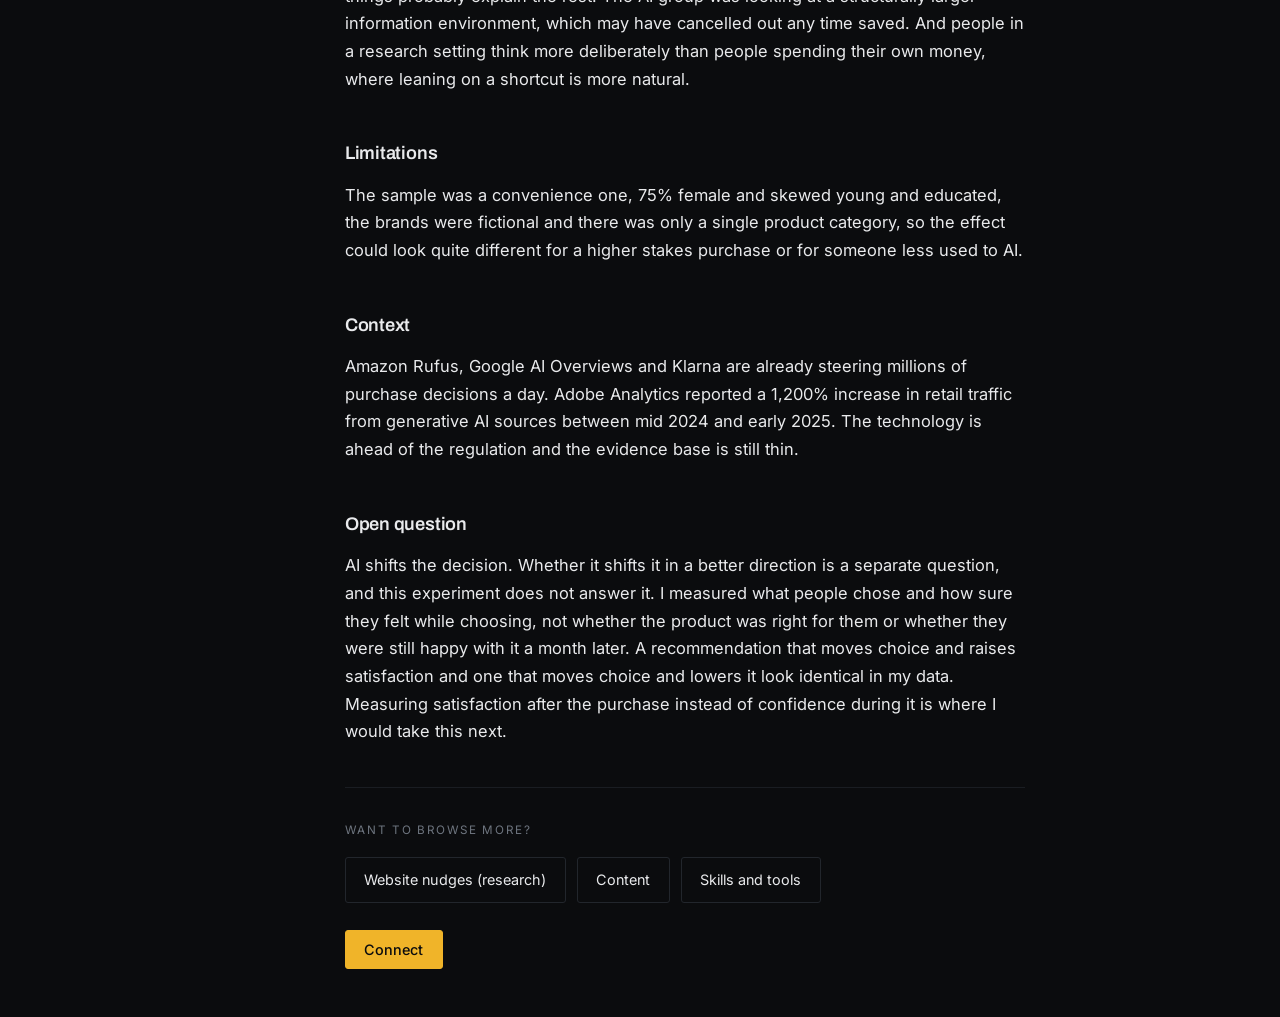
<file: research.html>
<!DOCTYPE html>
<html lang="en">
<head>
<!-- Google tag (gtag.js) -->
<script async src="https://www.googletagmanager.com/gtag/js?id=G-M00644Y2WV"></script>
<script>
  window.dataLayer = window.dataLayer || [];
  function gtag(){dataLayer.push(arguments);}
  gtag('js', new Date());
  gtag('config', 'G-M00644Y2WV');
</script>
<meta charset="utf-8">
<meta name="viewport" content="width=device-width, initial-scale=1">
<title>Does an AI recommendation change what you buy? — Aron Arany-Toth</title>
<meta name="description" content="A controlled experiment with 192 participants on AI product recommendations and consumer choice.">
<link rel="preconnect" href="https://fonts.googleapis.com">
<link rel="preconnect" href="https://fonts.gstatic.com" crossorigin>
<link href="https://fonts.googleapis.com/css2?family=Archivo:wght@500;600;700&family=Inter:wght@400;500;600&display=swap" rel="stylesheet">
<link rel="stylesheet" href="style.css">
<script>
(function(){var t="dark";try{t=localStorage.getItem("theme")||"dark";}catch(e){}document.documentElement.setAttribute("data-theme",t);})();
</script>
</head>
<body>
<a class="skip" href="#main">Skip to content</a>

<aside class="sidebar">
  <div class="side-top">
    <img class="signature" src="assets/signature.png" alt="">
    <a class="side-name" href="index.html">
      <strong>Aron Arany-Toth</strong>
      <span>Digital marketing and growth</span>
    </a>
    <button class="theme-toggle" type="button" data-theme-toggle title="Switch to light mode" aria-label="Switch to light mode">
      <svg class="icon-moon" viewBox="0 0 24 24" aria-hidden="true" xmlns="http://www.w3.org/2000/svg">
        <path d="M20.4 14.3A8.5 8.5 0 0 1 9.7 3.6a8.5 8.5 0 1 0 10.7 10.7Z"/>
      </svg>
      <svg class="icon-sun" viewBox="0 0 24 24" aria-hidden="true" xmlns="http://www.w3.org/2000/svg">
        <circle cx="12" cy="12" r="4.2"/>
        <path d="M12 2.4v2.4M12 19.2v2.4M4.2 4.2l1.7 1.7M18.1 18.1l1.7 1.7M2.4 12h2.4M19.2 12h2.4M4.2 19.8l1.7-1.7M18.1 5.9l1.7-1.7"/>
      </svg>
      <span class="sr-only theme-label">Light</span>
    </button>
    <button class="menu-btn" type="button" data-menu-toggle aria-expanded="false" aria-controls="sidenav" aria-label="Open menu">
      <span class="bars" aria-hidden="true"><span></span><span></span><span></span></span>
    </button>
  </div>

  <div class="side-panel" id="sidenav">
    <nav class="nav" aria-label="Pages">
    <a href="index.html">Home</a>
    <p class="nav-group">Experience</p>
    <a href="airhint.html" class="navsub two"><span class="n1">Growth marketing</span><span class="n2">AirHint</span></a>
    <a href="publicis.html" class="navsub two"><span class="n1">Instagram rebranding</span><span class="n2">Publicis Groupe</span></a>
    <a href="disney.html" class="navsub two"><span class="n1">Media planning</span><span class="n2">Disney</span></a>
    <a href="synetech.html" class="navsub two"><span class="n1">LinkedIn content strategy</span><span class="n2">Synetech</span></a>
    <p class="nav-group">Research</p>
    <a href="research.html" class="navsub active">AI and product choice</a>
    <a href="research-booking.html" class="navsub">Website nudges</a>
    <a href="content.html">Content</a>
    <a href="skills.html">Skills and tools</a>
    <a href="about.html">About</a>
    </nav>

    <button class="nav-connect" type="button" data-connect>Connect</button>

    <div class="side-bottom">
      <p>English · Español · Magyar</p>
      <p>Madrid</p>
    </div>
  </div>
</aside>
<div class="scrim" data-menu-close hidden></div>

<main id="main">

<section class="section">
  <p class="eyebrow">Research</p>
  <h1 class="page-title">Does an AI recommendation change what you buy?</h1>
  <p class="case-meta">MSc thesis · Universidad Carlos III de Madrid · 2026</p>

  <p class="why"><strong>Relevance.</strong> It is the clearest evidence I have of designing a study, running it properly and then reading the result honestly, including the part where my own hypothesis did not hold.</p>

  <p class="lead">A while ago I typed something like "I don't know anything about vacuum cleaners, which one should I buy" into ChatGPT, and then followed the recommendation. I did not check the specs or compare anything, I went straight to the purchase page. I assumed I was not the only one, and nobody had tested what that does to how we decide, so it became the subject of my master's thesis.</p>

  <figure class="fig">
    <img src="assets/thesis-chart.jpg" alt="30 percent chose the product without an AI recommendation, 47 percent chose it with one. n=192, p=.015, Cramer's V .176">
  </figure>

  <h2 class="sub">Method</h2>
  <p>A controlled between-subjects experiment with 192 participants. Everyone evaluated two pairs of wireless headphones. One group saw an AI recommendation, the other did not. I measured which product they chose, how long they took, and how confident they felt about the choice. Analysis in SPSS.</p>

  <h2 class="sub">Findings</h2>
  <p>The recommendation shifted product choice. 47% of the AI group picked the recommended product against 30% in the control group, a 17 point difference, significant at p=.015. The two products were fictional, Auro X3 and Velion S7, so there was no brand preference carried into the task.</p>
  <figure class="fig">
    <img src="assets/research/choice.jpg" alt="Product choice by condition. Control group: 70% Auro X3, 30% Velion S7. AI group: 53% and 47%.">
  </figure>
  <p>Decision time showed no significant difference either, and if anything the median ran slightly higher in the AI group rather than lower, with a wide spread in both conditions.</p>
  <figure class="fig">
    <img src="assets/research/time.jpg" alt="Box plot of decision time in seconds by condition, control against AI, with overlapping distributions">
  </figure>
  <p>Confidence showed no significant difference either, 4.46 in the control group against 4.60 with the recommendation.</p>
  <figure class="fig">
    <img src="assets/research/confidence.jpg" alt="Decision confidence by condition. Control 4.46, AI 4.60, with overlapping error bars.">
  </figure>
  <p>So people did not decide any faster and they did not feel any more certain, they simply chose differently, which on these results makes the recommendation a persuasion tool rather than a shortcut.</p>

  <h2 class="sub">The hypothesis</h2>
  <p>Dual-process theory and the heuristic-systematic model suggest you offload the thinking, decide faster and feel better about it. Only the first hypothesis held. Two things probably explain the rest. The AI group was looking at a structurally larger information environment, which may have cancelled out any time saved. And people in a research setting think more deliberately than people spending their own money, where leaning on a shortcut is more natural.</p>

  <h2 class="sub">Limitations</h2>
  <p>The sample was a convenience one, 75% female and skewed young and educated, the brands were fictional and there was only a single product category, so the effect could look quite different for a higher stakes purchase or for someone less used to AI.</p>

  <h2 class="sub">Context</h2>
  <p>Amazon Rufus, Google AI Overviews and Klarna are already steering millions of purchase decisions a day. Adobe Analytics reported a 1,200% increase in retail traffic from generative AI sources between mid 2024 and early 2025. The technology is ahead of the regulation and the evidence base is still thin.</p>

  <h2 class="sub">Open question</h2>
  <p>AI shifts the decision. Whether it shifts it in a better direction is a separate question, and this experiment does not answer it. I measured what people chose and how sure they felt while choosing, not whether the product was right for them or whether they were still happy with it a month later. A recommendation that moves choice and raises satisfaction and one that moves choice and lowers it look identical in my data. Measuring satisfaction after the purchase instead of confidence during it is where I would take this next.</p>
</section>


<nav class="onward" aria-label="More pages">
  <p class="onward-label">Want to browse more?</p>
  <div class="onward-links desk-only">
    <a href="research-booking.html">Website nudges (research)</a>
    <a href="content.html">Content</a>
    <a href="skills.html">Skills and tools</a>
  </div>
  <div class="onward-links mob-only">
    <a href="index.html">Home</a>
    <a href="airhint.html">Growth marketing (AirHint)</a>
    <a href="publicis.html">Instagram rebranding (Publicis)</a>
    <a href="disney.html">Media planning (Disney)</a>
    <a href="synetech.html">LinkedIn content strategy (Synetech)</a>
    <a href="research-booking.html">Website nudges (research)</a>
    <a href="content.html">Content</a>
    <a href="skills.html">Skills and tools</a>
    <a href="about.html">About</a>
  </div>
</nav>
<footer class="pagefoot">
  <button class="foot-connect btn primary" type="button" data-connect>Connect</button>
</footer>
</main>

<dialog id="connect-panel" class="connect">
  <div class="connect-inner">
    <button class="connect-close" type="button" data-connect-close aria-label="Close">&times;</button>
    <h2 class="connect-title">Connect</h2>

    <div class="c-block">
      <p class="c-label">Email</p>
      <p class="c-val">aranytotharon@gmail.com</p>
      <div class="c-actions">
        <a class="btn primary" href="mailto:aranytotharon@gmail.com">Compose an email</a>
        <button class="btn" type="button" data-copy="aranytotharon@gmail.com">Copy address</button>
      </div>
    </div>

    <div class="c-block">
      <p class="c-label">Stay in touch</p>
      <p class="c-note">I am most responsive on LinkedIn.</p>
      <div class="c-actions">
        <a class="btn" href="https://www.linkedin.com/in/aron-arany-toth/" target="_blank" rel="noopener">LinkedIn</a>
      </div>
    </div>

    <div class="c-block">
      <p class="c-label">CV</p>
      <div class="c-actions">
        <a class="btn" href="assets/cv.pdf">Download as PDF</a>
      </div>
    </div>
  </div>
</dialog>
<script src="script.js"></script>
</body>
</html>
</file>
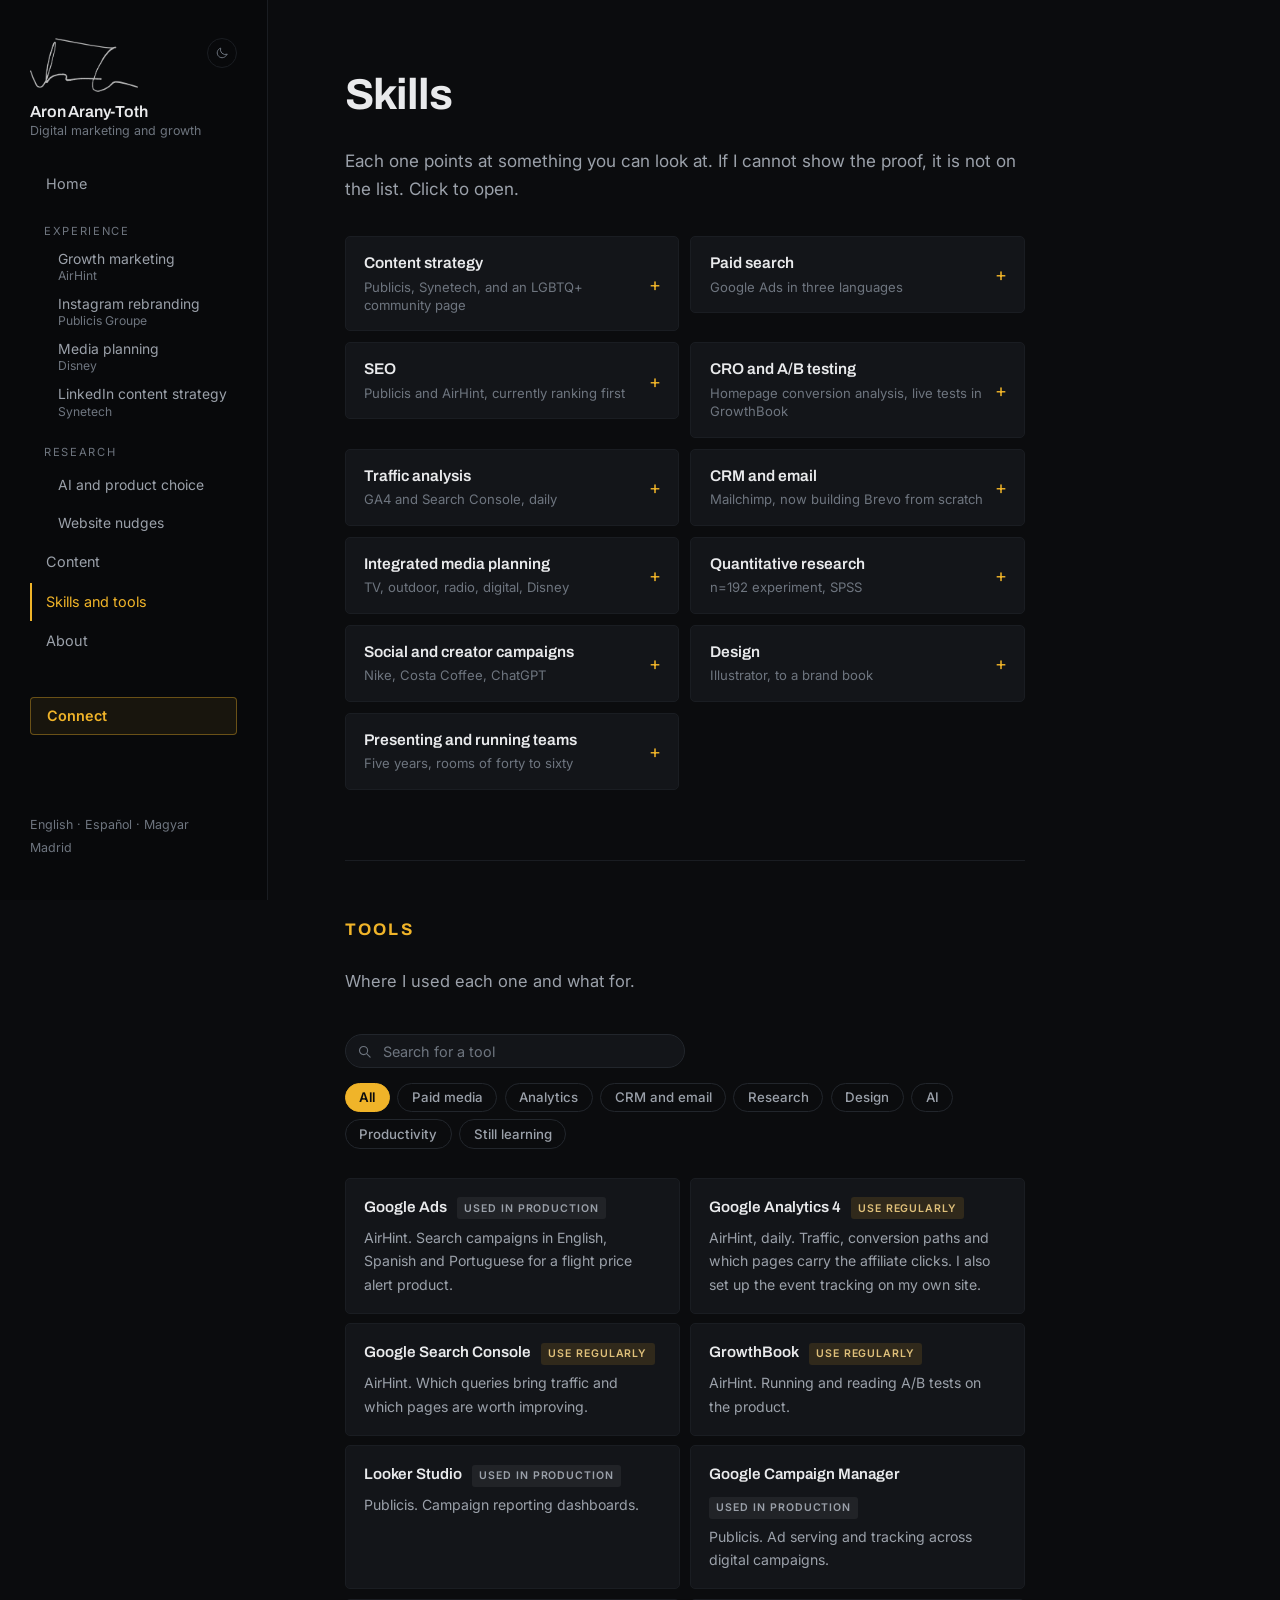
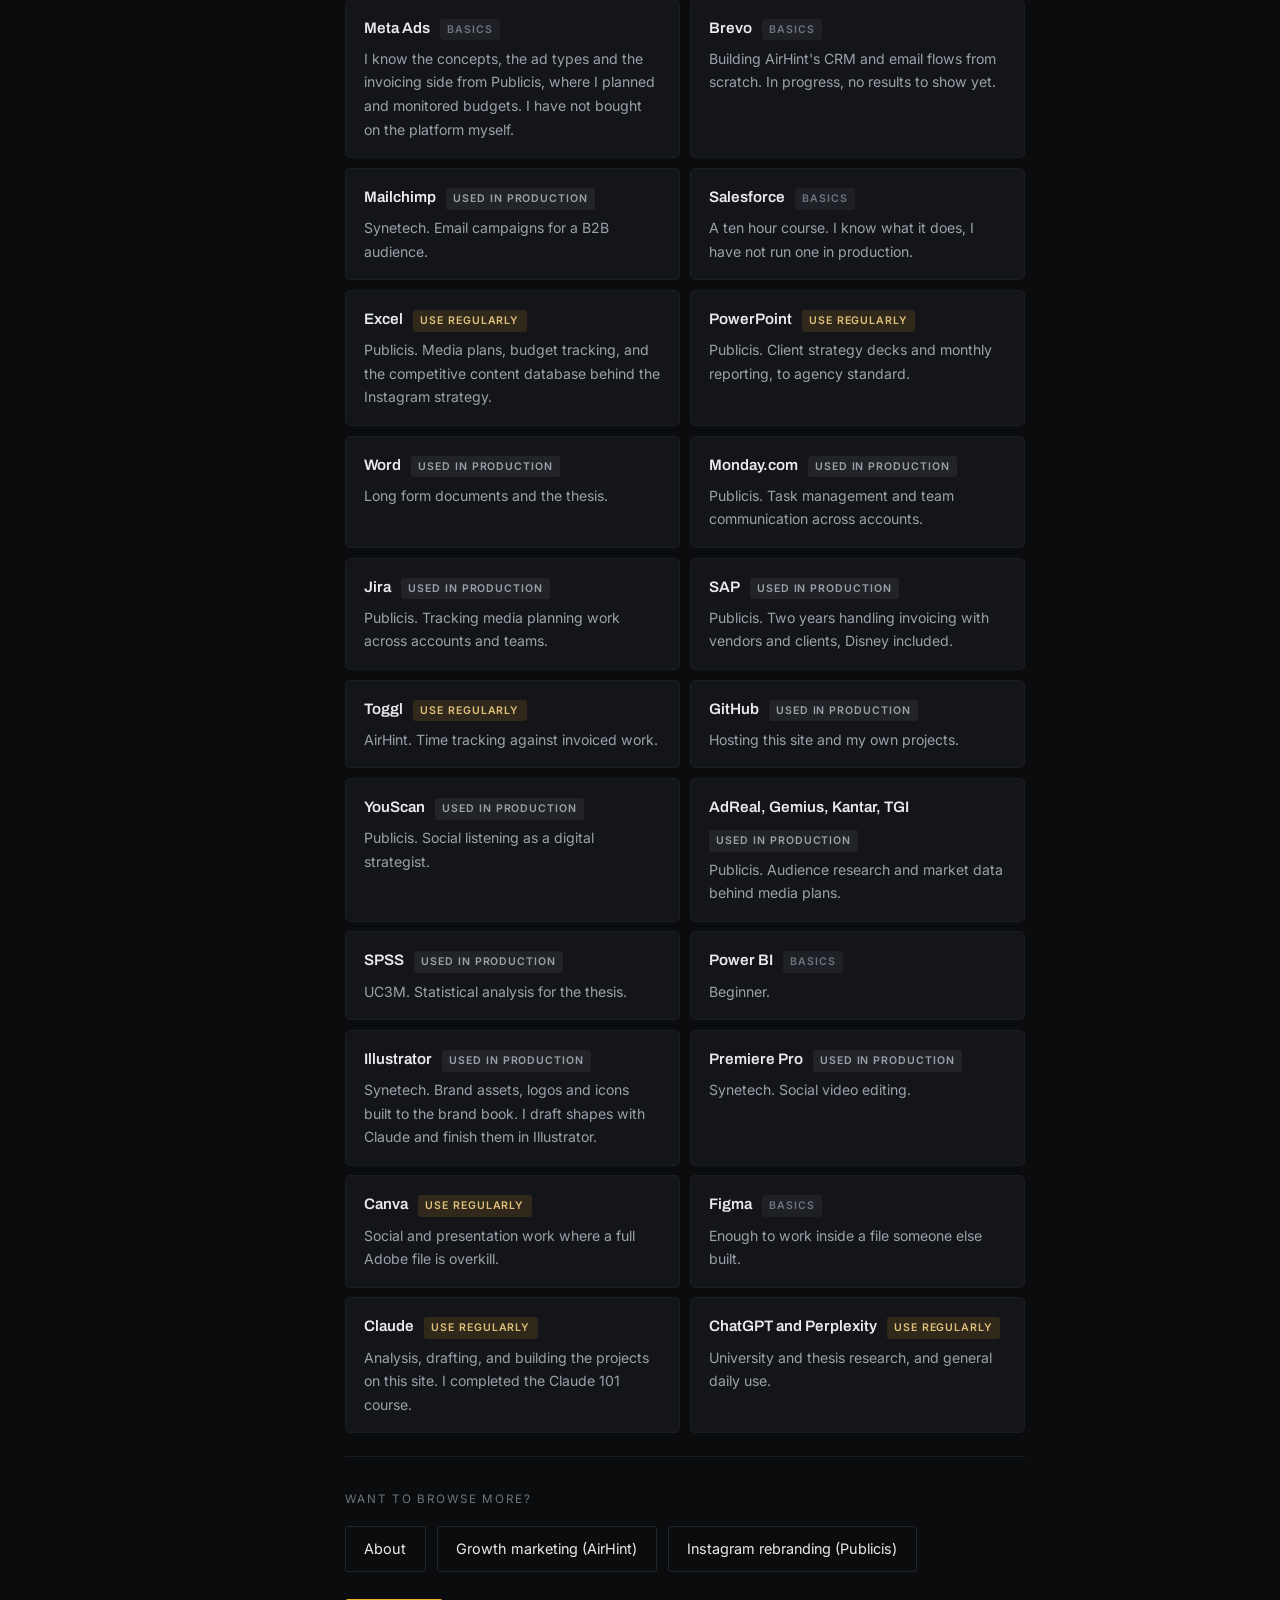
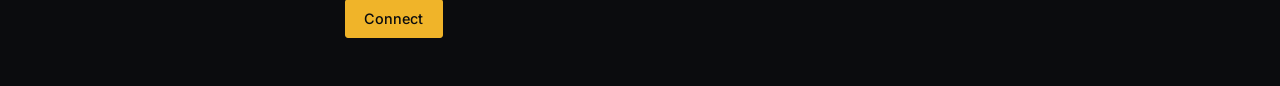
<file: skills.html>
<!DOCTYPE html>
<html lang="en">
<head>
<!-- Google tag (gtag.js) -->
<script async src="https://www.googletagmanager.com/gtag/js?id=G-M00644Y2WV"></script>
<script>
  window.dataLayer = window.dataLayer || [];
  function gtag(){dataLayer.push(arguments);}
  gtag('js', new Date());
  gtag('config', 'G-M00644Y2WV');
</script>
<meta charset="utf-8">
<meta name="viewport" content="width=device-width, initial-scale=1">
<title>Skills and tools — Aron Arany-Toth</title>
<meta name="description" content="What I can do and where I proved it, and a filterable list of the tools I use.">
<link rel="preconnect" href="https://fonts.googleapis.com">
<link rel="preconnect" href="https://fonts.gstatic.com" crossorigin>
<link href="https://fonts.googleapis.com/css2?family=Archivo:wght@500;600;700&family=Inter:wght@400;500;600&display=swap" rel="stylesheet">
<link rel="stylesheet" href="style.css">
<script>
(function(){var t="dark";try{t=localStorage.getItem("theme")||"dark";}catch(e){}document.documentElement.setAttribute("data-theme",t);})();
</script>
</head>
<body>
<a class="skip" href="#main">Skip to content</a>

<aside class="sidebar">
  <div class="side-top">
    <img class="signature" src="assets/signature.png" alt="">
    <a class="side-name" href="index.html">
      <strong>Aron Arany-Toth</strong>
      <span>Digital marketing and growth</span>
    </a>
    <button class="theme-toggle" type="button" data-theme-toggle title="Switch to light mode" aria-label="Switch to light mode">
      <svg class="icon-moon" viewBox="0 0 24 24" aria-hidden="true" xmlns="http://www.w3.org/2000/svg">
        <path d="M20.4 14.3A8.5 8.5 0 0 1 9.7 3.6a8.5 8.5 0 1 0 10.7 10.7Z"/>
      </svg>
      <svg class="icon-sun" viewBox="0 0 24 24" aria-hidden="true" xmlns="http://www.w3.org/2000/svg">
        <circle cx="12" cy="12" r="4.2"/>
        <path d="M12 2.4v2.4M12 19.2v2.4M4.2 4.2l1.7 1.7M18.1 18.1l1.7 1.7M2.4 12h2.4M19.2 12h2.4M4.2 19.8l1.7-1.7M18.1 5.9l1.7-1.7"/>
      </svg>
      <span class="sr-only theme-label">Light</span>
    </button>
    <button class="menu-btn" type="button" data-menu-toggle aria-expanded="false" aria-controls="sidenav" aria-label="Open menu">
      <span class="bars" aria-hidden="true"><span></span><span></span><span></span></span>
    </button>
  </div>

  <div class="side-panel" id="sidenav">
    <nav class="nav" aria-label="Pages">
    <a href="index.html">Home</a>
    <p class="nav-group">Experience</p>
    <a href="airhint.html" class="navsub two"><span class="n1">Growth marketing</span><span class="n2">AirHint</span></a>
    <a href="publicis.html" class="navsub two"><span class="n1">Instagram rebranding</span><span class="n2">Publicis Groupe</span></a>
    <a href="disney.html" class="navsub two"><span class="n1">Media planning</span><span class="n2">Disney</span></a>
    <a href="synetech.html" class="navsub two"><span class="n1">LinkedIn content strategy</span><span class="n2">Synetech</span></a>
    <p class="nav-group">Research</p>
    <a href="research.html" class="navsub">AI and product choice</a>
    <a href="research-booking.html" class="navsub">Website nudges</a>
    <a href="content.html">Content</a>
    <a href="skills.html" class="active">Skills and tools</a>
    <a href="about.html">About</a>
    </nav>

    <button class="nav-connect" type="button" data-connect>Connect</button>

    <div class="side-bottom">
      <p>English · Español · Magyar</p>
      <p>Madrid</p>
    </div>
  </div>
</aside>
<div class="scrim" data-menu-close hidden></div>

<main id="main">

<section class="section">
  <h1 class="page-title">Skills</h1>
  <p class="lead">Each one points at something you can look at. If I cannot show the proof, it is not on the list. Click to open.</p>

  <div class="skill-grid">
    <details class="skill-card">
      <summary><span class="sk-name">Content strategy</span><span class="sk-hint">Publicis, Synetech, and an LGBTQ+ community page</span></summary>
      <div class="skill-body"><p>Built the competitive content database behind the Publicis Instagram relaunch and wrote the strategy out of it. I have done the same job twice since: Synetech's LinkedIn, in Spanish, and a Hungarian page supporting the LGBTQ+ community. <a href="publicis.html">The Publicis case study</a></p></div>
    </details>
    <details class="skill-card">
      <summary><span class="sk-name">Paid search</span><span class="sk-hint">Google Ads in three languages</span></summary>
      <div class="skill-body"><p>Google Ads for AirHint, where I ran search campaigns against CPA and CPC in English, Spanish and Portuguese on a small budget. <a href="airhint.html">What that involves</a></p></div>
    </details>
    <details class="skill-card">
      <summary><span class="sk-name">SEO</span><span class="sk-hint">Publicis and AirHint, currently ranking first</span></summary>
      <div class="skill-body"><p>I worked alongside the SEO team at Publicis. At AirHint I analyse page content and look for the keywords worth building a page around. AirHint currently comes out first on the results page for the searches we target.</p></div>
    </details>
    <details class="skill-card">
      <summary><span class="sk-name">CRO and A/B testing</span><span class="sk-hint">Homepage conversion analysis, live tests in GrowthBook</span></summary>
      <div class="skill-body"><p>A conversion analysis of the AirHint homepage and the recommendations that came out of it, some already live, and the tests behind the smaller changes in GrowthBook: button and call to action wording, page structure, and the interface around the point where someone decides. <a href="airhint.html">The analysis and an experiment</a></p></div>
    </details>
    <details class="skill-card">
      <summary><span class="sk-name">Traffic analysis</span><span class="sk-hint">GA4 and Search Console, daily</span></summary>
      <div class="skill-body"><p>Daily work in Google Analytics 4 and Search Console. The most useful piece so far was working out where AirHint's AI referral traffic comes from and why we get cited, which turned it into a channel we are deliberately growing. <a href="airhint.html">What that found</a></p></div>
    </details>
    <details class="skill-card">
      <summary><span class="sk-name">CRM and email</span><span class="sk-hint">Mailchimp, now building Brevo from scratch</span></summary>
      <div class="skill-body"><p>Mailchimp at Synetech. At AirHint I designed a consent-based email programme in Brevo for 150k subscribers, with segments and triggers based on each user's own price predictions.</p></div>
    </details>
    <details class="skill-card">
      <summary><span class="sk-name">Integrated media planning</span><span class="sk-hint">TV, outdoor, radio, digital, Disney</span></summary>
      <div class="skill-body"><p>Two years planning and monitoring campaigns across TV, out of home, radio, digital and partnerships. The largest was Disney, with budgets of several million euros a year, planned and tracked in Excel. Also Lindt, Diageo and Spin Master. <a href="disney.html">The Disney case study</a></p></div>
    </details>
    <details class="skill-card">
      <summary><span class="sk-name">Quantitative research</span><span class="sk-hint">n=192 experiment, SPSS</span></summary>
      <div class="skill-body"><p>A between-subjects experiment with 192 participants for my master's thesis, analysed in SPSS. Before that, a 213-respondent survey for my bachelor's. <a href="research.html">Both write-ups</a></p></div>
    </details>
    <details class="skill-card">
      <summary><span class="sk-name">Social and creator campaigns</span><span class="sk-hint">Nike, Costa Coffee, ChatGPT</span></summary>
      <div class="skill-body"><p>Influencer and social concepts at Influnter for Nike, Costa Coffee, Madame Tussauds and ChatGPT, on Instagram and TikTok.</p></div>
    </details>
    <details class="skill-card">
      <summary><span class="sk-name">Design</span><span class="sk-hint">Illustrator, to a brand book</span></summary>
      <div class="skill-body"><p>Brand assets, logos and icons for Synetech, drawn to their brand book in Illustrator. <a href="synetech.html">The posts I designed</a></p></div>
    </details>
    <details class="skill-card">
      <summary><span class="sk-name">Presenting and running teams</span><span class="sk-hint">Five years, rooms of forty to sixty</span></summary>
      <div class="skill-body"><p>Five years teaching the advanced maths exam to groups of forty to sixty for Studium Generale, and a year as its programme manager running five teams. <a href="about.html">More on that</a></p></div>
    </details>
  </div>
</section>

<section class="section">
  <h2 class="sec-title">Tools</h2>
  <p class="sec-intro">Where I used each one and what for.</p>
  <div class="tool-search">
    <svg viewBox="0 0 24 24" aria-hidden="true" xmlns="http://www.w3.org/2000/svg">
      <circle cx="10.5" cy="10.5" r="6.5"/><path d="M15.4 15.4 L21 21"/>
    </svg>
    <input type="search" id="tool-q" placeholder="Search for a tool" aria-label="Search tools" autocomplete="off">
    <button type="button" class="tq-clear" data-tool-clear aria-label="Clear search" hidden>&times;</button>
  </div>
  <div class="chips" role="group" aria-label="Filter tools">
    <button type="button" class="chip on" data-filter="all">All</button>
    <button type="button" class="chip" data-filter="paid">Paid media</button>
    <button type="button" class="chip" data-filter="analytics">Analytics</button>
    <button type="button" class="chip" data-filter="crm">CRM and email</button>
    <button type="button" class="chip" data-filter="research">Research</button>
    <button type="button" class="chip" data-filter="design">Design</button>
    <button type="button" class="chip" data-filter="ai">AI</button>
    <button type="button" class="chip" data-filter="productivity">Productivity</button>
    <button type="button" class="chip" data-filter="basic">Still learning</button>
  </div>
  <ul class="tools">
    <li class="tool" data-cat="paid" data-level="used" data-search="google ads paid paid media used in production airhint. search campaigns in english, spanish and portuguese for a flight price alert product.">
      <div class="tool-head"><span class="tool-name">Google Ads</span><span class="lvl lvl-used">Used in production</span></div>
      <p>AirHint. Search campaigns in English, Spanish and Portuguese for a flight price alert product.</p>
    </li>
    <li class="tool" data-cat="analytics" data-level="daily" data-search="google analytics 4 analytics analytics use regularly airhint, daily. traffic, conversion paths and which pages carry the affiliate clicks. i also set up the event tracking on my own site.">
      <div class="tool-head"><span class="tool-name">Google Analytics 4</span><span class="lvl lvl-daily">Use regularly</span></div>
      <p>AirHint, daily. Traffic, conversion paths and which pages carry the affiliate clicks. I also set up the event tracking on my own site.</p>
    </li>
    <li class="tool" data-cat="analytics" data-level="daily" data-search="google search console analytics analytics use regularly airhint. which queries bring traffic and which pages are worth improving.">
      <div class="tool-head"><span class="tool-name">Google Search Console</span><span class="lvl lvl-daily">Use regularly</span></div>
      <p>AirHint. Which queries bring traffic and which pages are worth improving.</p>
    </li>
    <li class="tool" data-cat="analytics" data-level="daily" data-search="growthbook analytics analytics use regularly airhint. running and reading a/b tests on the product.">
      <div class="tool-head"><span class="tool-name">GrowthBook</span><span class="lvl lvl-daily">Use regularly</span></div>
      <p>AirHint. Running and reading A/B tests on the product.</p>
    </li>
    <li class="tool" data-cat="analytics" data-level="used" data-search="looker studio analytics analytics used in production publicis. campaign reporting dashboards.">
      <div class="tool-head"><span class="tool-name">Looker Studio</span><span class="lvl lvl-used">Used in production</span></div>
      <p>Publicis. Campaign reporting dashboards.</p>
    </li>
    <li class="tool" data-cat="paid" data-level="used" data-search="google campaign manager paid paid media used in production publicis. ad serving and tracking across digital campaigns.">
      <div class="tool-head"><span class="tool-name">Google Campaign Manager</span><span class="lvl lvl-used">Used in production</span></div>
      <p>Publicis. Ad serving and tracking across digital campaigns.</p>
    </li>
    <li class="tool" data-cat="paid" data-level="basic" data-search="meta ads paid paid media basics i know the concepts, the ad types and the invoicing side from publicis, where i planned and monitored budgets. i have not bought on the platform myself.">
      <div class="tool-head"><span class="tool-name">Meta Ads</span><span class="lvl lvl-basic">Basics</span></div>
      <p>I know the concepts, the ad types and the invoicing side from Publicis, where I planned and monitored budgets. I have not bought on the platform myself.</p>
    </li>
    <li class="tool" data-cat="crm" data-level="basic" data-search="brevo crm crm and email basics building airhint's crm and email flows from scratch. in progress, no results to show yet.">
      <div class="tool-head"><span class="tool-name">Brevo</span><span class="lvl lvl-basic">Basics</span></div>
      <p>Building AirHint's CRM and email flows from scratch. In progress, no results to show yet.</p>
    </li>
    <li class="tool" data-cat="crm" data-level="used" data-search="mailchimp crm crm and email used in production synetech. email campaigns for a b2b audience.">
      <div class="tool-head"><span class="tool-name">Mailchimp</span><span class="lvl lvl-used">Used in production</span></div>
      <p>Synetech. Email campaigns for a B2B audience.</p>
    </li>
    <li class="tool" data-cat="crm" data-level="basic" data-search="salesforce crm crm and email basics a ten hour course. i know what it does, i have not run one in production.">
      <div class="tool-head"><span class="tool-name">Salesforce</span><span class="lvl lvl-basic">Basics</span></div>
      <p>A ten hour course. I know what it does, I have not run one in production.</p>
    </li>
    <li class="tool" data-cat="productivity" data-level="daily" data-search="excel productivity productivity use regularly publicis. media plans, budget tracking, and the competitive content database behind the instagram strategy.">
      <div class="tool-head"><span class="tool-name">Excel</span><span class="lvl lvl-daily">Use regularly</span></div>
      <p>Publicis. Media plans, budget tracking, and the competitive content database behind the Instagram strategy.</p>
    </li>
    <li class="tool" data-cat="productivity" data-level="daily" data-search="powerpoint productivity productivity use regularly publicis. client strategy decks and monthly reporting, to agency standard.">
      <div class="tool-head"><span class="tool-name">PowerPoint</span><span class="lvl lvl-daily">Use regularly</span></div>
      <p>Publicis. Client strategy decks and monthly reporting, to agency standard.</p>
    </li>
    <li class="tool" data-cat="productivity" data-level="used" data-search="word productivity productivity used in production long form documents and the thesis.">
      <div class="tool-head"><span class="tool-name">Word</span><span class="lvl lvl-used">Used in production</span></div>
      <p>Long form documents and the thesis.</p>
    </li>
    <li class="tool" data-cat="productivity" data-level="used" data-search="monday.com productivity productivity used in production publicis. task management and team communication across accounts.">
      <div class="tool-head"><span class="tool-name">Monday.com</span><span class="lvl lvl-used">Used in production</span></div>
      <p>Publicis. Task management and team communication across accounts.</p>
    </li>
    <li class="tool" data-cat="productivity" data-level="used" data-search="jira productivity productivity used in production publicis. tracking media planning work across accounts and teams.">
      <div class="tool-head"><span class="tool-name">Jira</span><span class="lvl lvl-used">Used in production</span></div>
      <p>Publicis. Tracking media planning work across accounts and teams.</p>
    </li>
    <li class="tool" data-cat="productivity" data-level="used" data-search="sap productivity productivity used in production publicis. two years handling invoicing with vendors and clients, disney included.">
      <div class="tool-head"><span class="tool-name">SAP</span><span class="lvl lvl-used">Used in production</span></div>
      <p>Publicis. Two years handling invoicing with vendors and clients, Disney included.</p>
    </li>
    <li class="tool" data-cat="productivity" data-level="daily" data-search="toggl productivity productivity use regularly airhint. time tracking against invoiced work.">
      <div class="tool-head"><span class="tool-name">Toggl</span><span class="lvl lvl-daily">Use regularly</span></div>
      <p>AirHint. Time tracking against invoiced work.</p>
    </li>
    <li class="tool" data-cat="productivity" data-level="used" data-search="github productivity productivity used in production hosting this site and my own projects.">
      <div class="tool-head"><span class="tool-name">GitHub</span><span class="lvl lvl-used">Used in production</span></div>
      <p>Hosting this site and my own projects.</p>
    </li>
    <li class="tool" data-cat="research" data-level="used" data-search="youscan research research used in production publicis. social listening as a digital strategist.">
      <div class="tool-head"><span class="tool-name">YouScan</span><span class="lvl lvl-used">Used in production</span></div>
      <p>Publicis. Social listening as a digital strategist.</p>
    </li>
    <li class="tool" data-cat="research" data-level="used" data-search="adreal, gemius, kantar, tgi research research used in production publicis. audience research and market data behind media plans.">
      <div class="tool-head"><span class="tool-name">AdReal, Gemius, Kantar, TGI</span><span class="lvl lvl-used">Used in production</span></div>
      <p>Publicis. Audience research and market data behind media plans.</p>
    </li>
    <li class="tool" data-cat="research" data-level="used" data-search="spss research research used in production uc3m. statistical analysis for the thesis.">
      <div class="tool-head"><span class="tool-name">SPSS</span><span class="lvl lvl-used">Used in production</span></div>
      <p>UC3M. Statistical analysis for the thesis.</p>
    </li>
    <li class="tool" data-cat="analytics" data-level="basic" data-search="power bi analytics analytics basics beginner.">
      <div class="tool-head"><span class="tool-name">Power BI</span><span class="lvl lvl-basic">Basics</span></div>
      <p>Beginner.</p>
    </li>
    <li class="tool" data-cat="design" data-level="used" data-search="illustrator design design used in production synetech. brand assets, logos and icons built to the brand book. i draft shapes with claude and finish them in illustrator.">
      <div class="tool-head"><span class="tool-name">Illustrator</span><span class="lvl lvl-used">Used in production</span></div>
      <p>Synetech. Brand assets, logos and icons built to the brand book. I draft shapes with Claude and finish them in Illustrator.</p>
    </li>
    <li class="tool" data-cat="design" data-level="used" data-search="premiere pro design design used in production synetech. social video editing.">
      <div class="tool-head"><span class="tool-name">Premiere Pro</span><span class="lvl lvl-used">Used in production</span></div>
      <p>Synetech. Social video editing.</p>
    </li>
    <li class="tool" data-cat="design" data-level="daily" data-search="canva design design use regularly social and presentation work where a full adobe file is overkill.">
      <div class="tool-head"><span class="tool-name">Canva</span><span class="lvl lvl-daily">Use regularly</span></div>
      <p>Social and presentation work where a full Adobe file is overkill.</p>
    </li>
    <li class="tool" data-cat="design" data-level="basic" data-search="figma design design basics enough to work inside a file someone else built.">
      <div class="tool-head"><span class="tool-name">Figma</span><span class="lvl lvl-basic">Basics</span></div>
      <p>Enough to work inside a file someone else built.</p>
    </li>
    <li class="tool" data-cat="ai" data-level="daily" data-search="claude ai ai use regularly analysis, drafting, and building the projects on this site. i completed the claude 101 course.">
      <div class="tool-head"><span class="tool-name">Claude</span><span class="lvl lvl-daily">Use regularly</span></div>
      <p>Analysis, drafting, and building the projects on this site. I completed the Claude 101 course.</p>
    </li>
    <li class="tool" data-cat="ai" data-level="daily" data-search="chatgpt and perplexity ai ai use regularly university and thesis research, and general daily use.">
      <div class="tool-head"><span class="tool-name">ChatGPT and Perplexity</span><span class="lvl lvl-daily">Use regularly</span></div>
      <p>University and thesis research, and general daily use.</p>
    </li>
  </ul>
  <p class="tools-empty" hidden>Nothing matches that.</p>
</section>


<nav class="onward" aria-label="More pages">
  <p class="onward-label">Want to browse more?</p>
  <div class="onward-links desk-only">
    <a href="about.html">About</a>
    <a href="airhint.html">Growth marketing (AirHint)</a>
    <a href="publicis.html">Instagram rebranding (Publicis)</a>
  </div>
  <div class="onward-links mob-only">
    <a href="index.html">Home</a>
    <a href="airhint.html">Growth marketing (AirHint)</a>
    <a href="publicis.html">Instagram rebranding (Publicis)</a>
    <a href="disney.html">Media planning (Disney)</a>
    <a href="synetech.html">LinkedIn content strategy (Synetech)</a>
    <a href="research.html">AI and product choice (research)</a>
    <a href="research-booking.html">Website nudges (research)</a>
    <a href="content.html">Content</a>
    <a href="about.html">About</a>
  </div>
</nav>
<footer class="pagefoot">
  <button class="foot-connect btn primary" type="button" data-connect>Connect</button>
</footer>
</main>

<dialog id="connect-panel" class="connect">
  <div class="connect-inner">
    <button class="connect-close" type="button" data-connect-close aria-label="Close">&times;</button>
    <h2 class="connect-title">Connect</h2>

    <div class="c-block">
      <p class="c-label">Email</p>
      <p class="c-val">aranytotharon@gmail.com</p>
      <div class="c-actions">
        <a class="btn primary" href="mailto:aranytotharon@gmail.com">Compose an email</a>
        <button class="btn" type="button" data-copy="aranytotharon@gmail.com">Copy address</button>
      </div>
    </div>

    <div class="c-block">
      <p class="c-label">Stay in touch</p>
      <p class="c-note">I am most responsive on LinkedIn.</p>
      <div class="c-actions">
        <a class="btn" href="https://www.linkedin.com/in/aron-arany-toth/" target="_blank" rel="noopener">LinkedIn</a>
      </div>
    </div>

    <div class="c-block">
      <p class="c-label">CV</p>
      <div class="c-actions">
        <a class="btn" href="assets/cv.pdf">Download as PDF</a>
      </div>
    </div>
  </div>
</dialog>
<script src="script.js"></script>
</body>
</html>
</file>
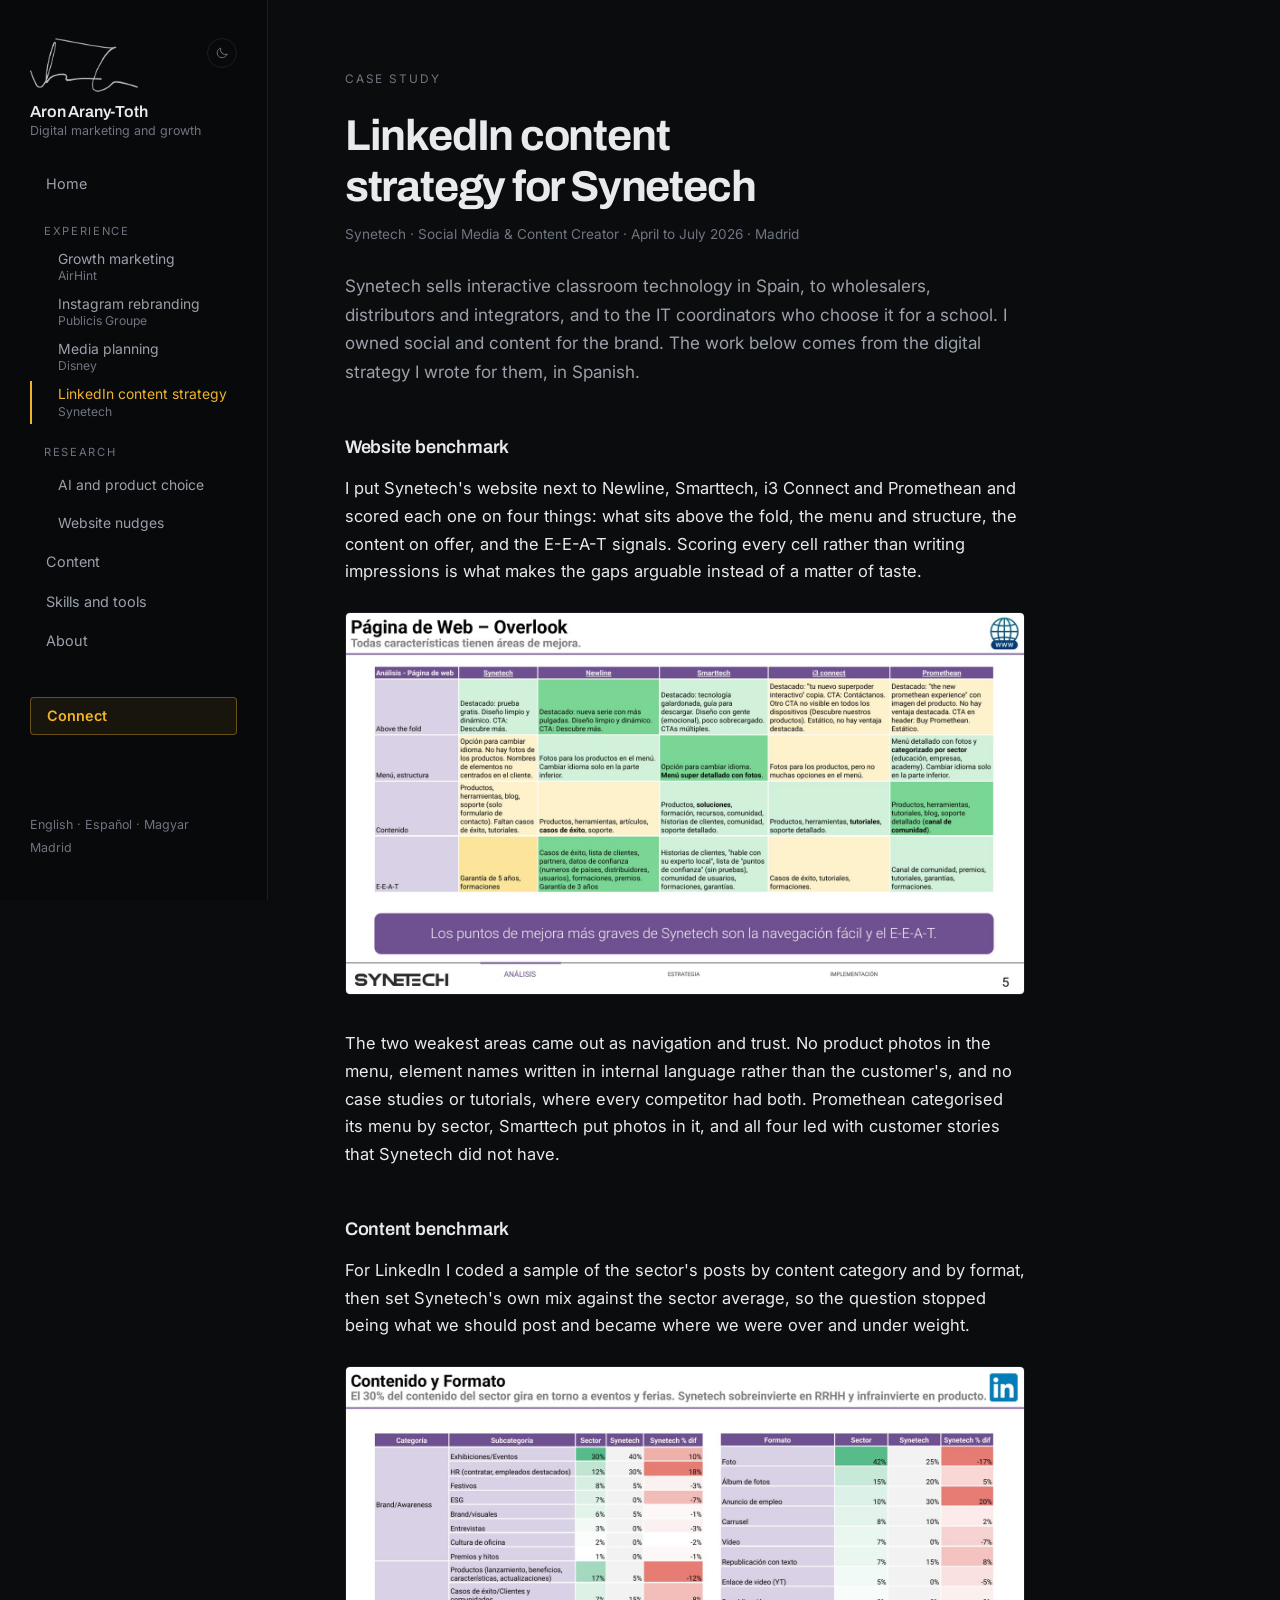
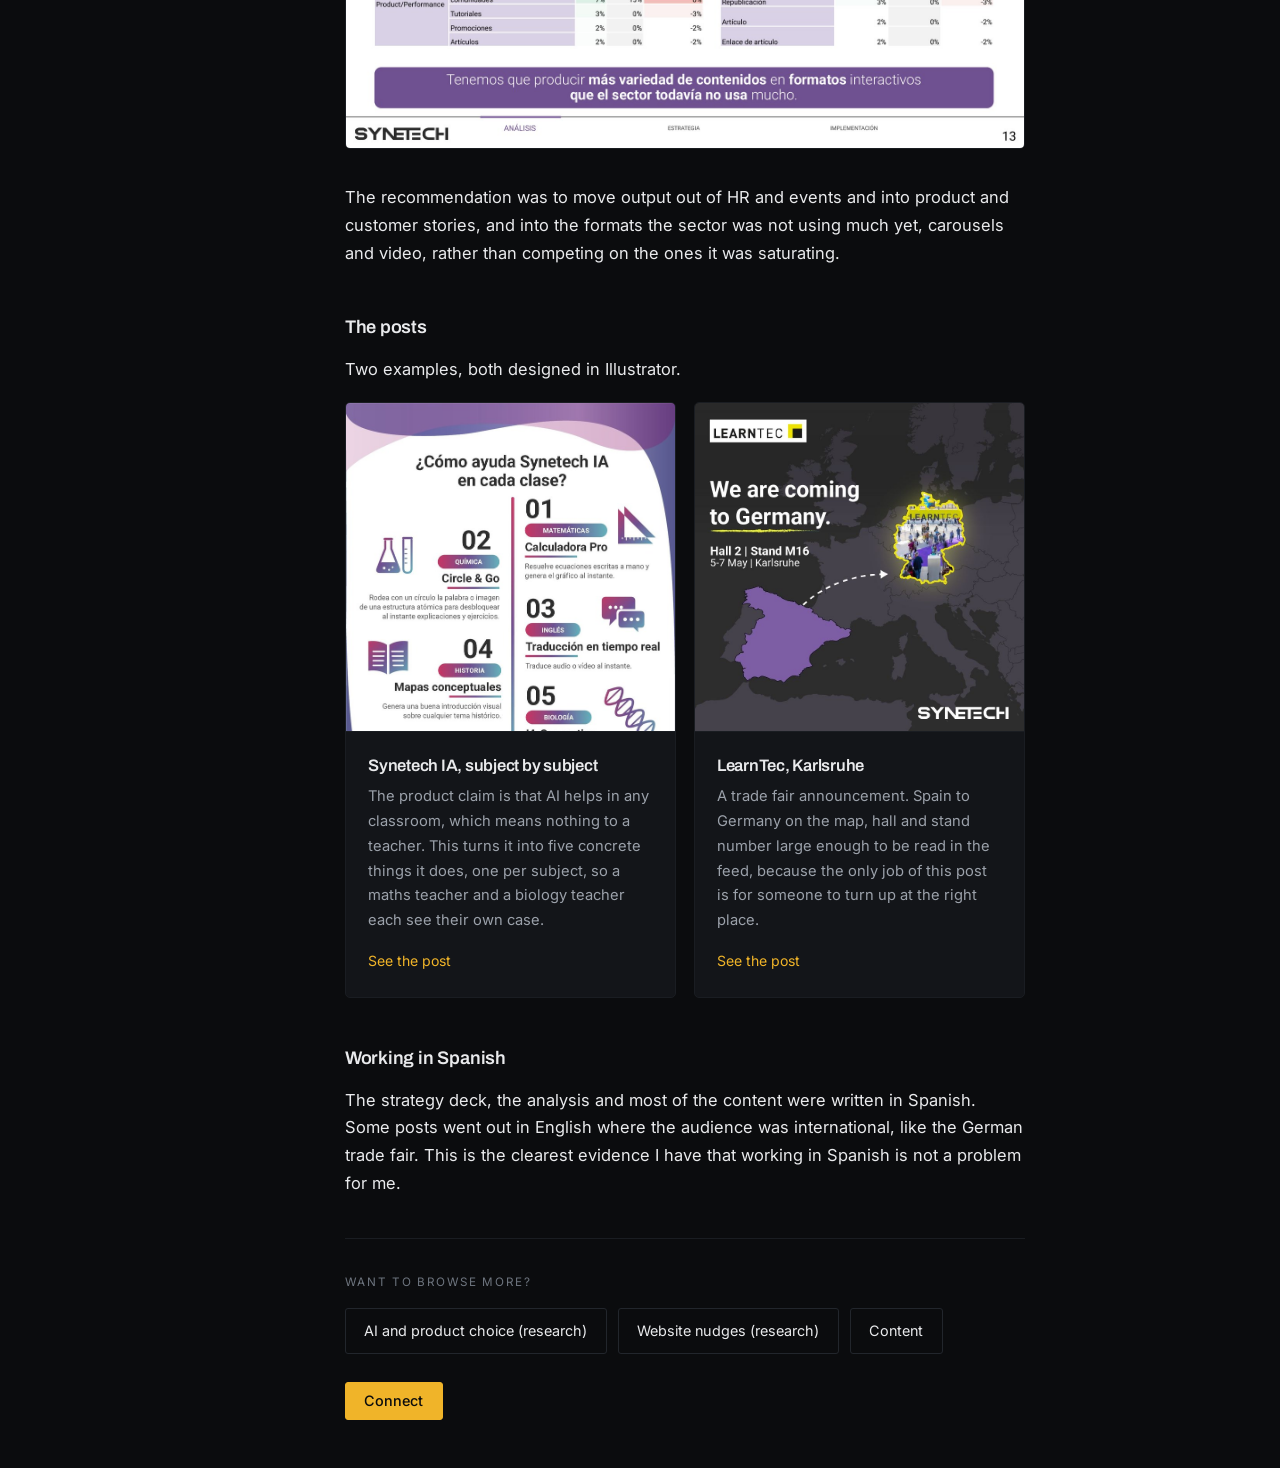
<file: synetech.html>
<!DOCTYPE html>
<html lang="en">
<head>
<!-- Google tag (gtag.js) -->
<script async src="https://www.googletagmanager.com/gtag/js?id=G-M00644Y2WV"></script>
<script>
  window.dataLayer = window.dataLayer || [];
  function gtag(){dataLayer.push(arguments);}
  gtag('js', new Date());
  gtag('config', 'G-M00644Y2WV');
</script>
<meta charset="utf-8">
<meta name="viewport" content="width=device-width, initial-scale=1">
<title>LinkedIn content strategy for Synetech — Aron Arany-Toth</title>
<meta name="description" content="A competitor benchmark of websites and LinkedIn output for a B2B edtech brand in Spain, written in Spanish.">
<link rel="preconnect" href="https://fonts.googleapis.com">
<link rel="preconnect" href="https://fonts.gstatic.com" crossorigin>
<link href="https://fonts.googleapis.com/css2?family=Archivo:wght@500;600;700&family=Inter:wght@400;500;600&display=swap" rel="stylesheet">
<link rel="stylesheet" href="style.css">
<script>
(function(){var t="dark";try{t=localStorage.getItem("theme")||"dark";}catch(e){}document.documentElement.setAttribute("data-theme",t);})();
</script>
</head>
<body>
<a class="skip" href="#main">Skip to content</a>

<aside class="sidebar">
  <div class="side-top">
    <img class="signature" src="assets/signature.png" alt="">
    <a class="side-name" href="index.html">
      <strong>Aron Arany-Toth</strong>
      <span>Digital marketing and growth</span>
    </a>
    <button class="theme-toggle" type="button" data-theme-toggle title="Switch to light mode" aria-label="Switch to light mode">
      <svg class="icon-moon" viewBox="0 0 24 24" aria-hidden="true" xmlns="http://www.w3.org/2000/svg">
        <path d="M20.4 14.3A8.5 8.5 0 0 1 9.7 3.6a8.5 8.5 0 1 0 10.7 10.7Z"/>
      </svg>
      <svg class="icon-sun" viewBox="0 0 24 24" aria-hidden="true" xmlns="http://www.w3.org/2000/svg">
        <circle cx="12" cy="12" r="4.2"/>
        <path d="M12 2.4v2.4M12 19.2v2.4M4.2 4.2l1.7 1.7M18.1 18.1l1.7 1.7M2.4 12h2.4M19.2 12h2.4M4.2 19.8l1.7-1.7M18.1 5.9l1.7-1.7"/>
      </svg>
      <span class="sr-only theme-label">Light</span>
    </button>
    <button class="menu-btn" type="button" data-menu-toggle aria-expanded="false" aria-controls="sidenav" aria-label="Open menu">
      <span class="bars" aria-hidden="true"><span></span><span></span><span></span></span>
    </button>
  </div>

  <div class="side-panel" id="sidenav">
    <nav class="nav" aria-label="Pages">
    <a href="index.html">Home</a>
    <p class="nav-group">Experience</p>
    <a href="airhint.html" class="navsub two"><span class="n1">Growth marketing</span><span class="n2">AirHint</span></a>
    <a href="publicis.html" class="navsub two"><span class="n1">Instagram rebranding</span><span class="n2">Publicis Groupe</span></a>
    <a href="disney.html" class="navsub two"><span class="n1">Media planning</span><span class="n2">Disney</span></a>
    <a href="synetech.html" class="navsub active two"><span class="n1">LinkedIn content strategy</span><span class="n2">Synetech</span></a>
    <p class="nav-group">Research</p>
    <a href="research.html" class="navsub">AI and product choice</a>
    <a href="research-booking.html" class="navsub">Website nudges</a>
    <a href="content.html">Content</a>
    <a href="skills.html">Skills and tools</a>
    <a href="about.html">About</a>
    </nav>

    <button class="nav-connect" type="button" data-connect>Connect</button>

    <div class="side-bottom">
      <p>English · Español · Magyar</p>
      <p>Madrid</p>
    </div>
  </div>
</aside>
<div class="scrim" data-menu-close hidden></div>

<main id="main">

<section class="section">
  <p class="eyebrow">Case study</p>
  <h1 class="page-title">LinkedIn content strategy for Synetech</h1>
  <p class="case-meta">Synetech · Social Media &amp; Content Creator · April to July 2026 · Madrid</p>

  <p class="lead">Synetech sells interactive classroom technology in Spain, to wholesalers, distributors and integrators, and to the IT coordinators who choose it for a school. I owned social and content for the brand. The work below comes from the digital strategy I wrote for them, in Spanish.</p>

  <h2 class="sub">Website benchmark</h2>
  <p>I put Synetech's website next to Newline, Smarttech, i3 Connect and Promethean and scored each one on four things: what sits above the fold, the menu and structure, the content on offer, and the E-E-A-T signals. Scoring every cell rather than writing impressions is what makes the gaps arguable instead of a matter of taste.</p>
  <figure class="fig">
    <img src="assets/synetech/web-benchmark.jpg" alt="A five column comparison table scoring Synetech against Newline, Smarttech, i3 Connect and Promethean on above the fold, menu and structure, content, and E-E-A-T">
  </figure>
  <p>The two weakest areas came out as navigation and trust. No product photos in the menu, element names written in internal language rather than the customer's, and no case studies or tutorials, where every competitor had both. Promethean categorised its menu by sector, Smarttech put photos in it, and all four led with customer stories that Synetech did not have.</p>

  <h2 class="sub">Content benchmark</h2>
  <p>For LinkedIn I coded a sample of the sector's posts by content category and by format, then set Synetech's own mix against the sector average, so the question stopped being what we should post and became where we were over and under weight.</p>
  <figure class="fig">
    <img src="assets/synetech/linkedin-formats.jpg" alt="Two tables comparing the sector average against Synetech by content category and by post format, with the differences shaded">
  </figure>
  <p>The recommendation was to move output out of HR and events and into product and customer stories, and into the formats the sector was not using much yet, carousels and video, rather than competing on the ones it was saturating.</p>

  <h2 class="sub">The posts</h2>
  <p>Two examples, both designed in Illustrator.</p>
  <div class="cards">
    <article class="card">
      <a class="thumb" href="https://www.linkedin.com/posts/synetechworld_daedadelaia-edtech-synetechworld-activity-7483410153501839361-51Ic" target="_blank" rel="noopener">
        <img src="assets/synetech/post-ia.jpg" alt="Infographic in Spanish: how Synetech AI helps in each class, with five numbered subject examples">
      </a>
      <div class="card-body">
        <h3>Synetech IA, subject by subject</h3>
        <p>The product claim is that AI helps in any classroom, which means nothing to a teacher. This turns it into five concrete things it does, one per subject, so a maths teacher and a biology teacher each see their own case.</p>
        <a href="https://www.linkedin.com/posts/synetechworld_daedadelaia-edtech-synetechworld-activity-7483410153501839361-51Ic" target="_blank" rel="noopener">See the post</a>
      </div>
    </article>
    <article class="card">
      <a class="thumb" href="https://www.linkedin.com/posts/synetechworld_learntec26-learntec2026-synetech-activity-7454782709538701312-CLoA" target="_blank" rel="noopener">
        <img src="assets/synetech/post-learntec.jpg" alt="Post announcing Synetech at LearnTec in Karlsruhe, hall 2 stand M16, with Spain and Germany on a map">
      </a>
      <div class="card-body">
        <h3>LearnTec, Karlsruhe</h3>
        <p>A trade fair announcement. Spain to Germany on the map, hall and stand number large enough to be read in the feed, because the only job of this post is for someone to turn up at the right place.</p>
        <a href="https://www.linkedin.com/posts/synetechworld_learntec26-learntec2026-synetech-activity-7454782709538701312-CLoA" target="_blank" rel="noopener">See the post</a>
      </div>
    </article>
  </div>

  <h2 class="sub">Working in Spanish</h2>
  <p>The strategy deck, the analysis and most of the content were written in Spanish. Some posts went out in English where the audience was international, like the German trade fair. This is the clearest evidence I have that working in Spanish is not a problem for me.</p>
</section>


<nav class="onward" aria-label="More pages">
  <p class="onward-label">Want to browse more?</p>
  <div class="onward-links desk-only">
    <a href="research.html">AI and product choice (research)</a>
    <a href="research-booking.html">Website nudges (research)</a>
    <a href="content.html">Content</a>
  </div>
  <div class="onward-links mob-only">
    <a href="index.html">Home</a>
    <a href="airhint.html">Growth marketing (AirHint)</a>
    <a href="publicis.html">Instagram rebranding (Publicis)</a>
    <a href="disney.html">Media planning (Disney)</a>
    <a href="research.html">AI and product choice (research)</a>
    <a href="research-booking.html">Website nudges (research)</a>
    <a href="content.html">Content</a>
    <a href="skills.html">Skills and tools</a>
    <a href="about.html">About</a>
  </div>
</nav>
<footer class="pagefoot">
  <button class="foot-connect btn primary" type="button" data-connect>Connect</button>
</footer>
</main>

<dialog id="connect-panel" class="connect">
  <div class="connect-inner">
    <button class="connect-close" type="button" data-connect-close aria-label="Close">&times;</button>
    <h2 class="connect-title">Connect</h2>

    <div class="c-block">
      <p class="c-label">Email</p>
      <p class="c-val">aranytotharon@gmail.com</p>
      <div class="c-actions">
        <a class="btn primary" href="mailto:aranytotharon@gmail.com">Compose an email</a>
        <button class="btn" type="button" data-copy="aranytotharon@gmail.com">Copy address</button>
      </div>
    </div>

    <div class="c-block">
      <p class="c-label">Stay in touch</p>
      <p class="c-note">I am most responsive on LinkedIn.</p>
      <div class="c-actions">
        <a class="btn" href="https://www.linkedin.com/in/aron-arany-toth/" target="_blank" rel="noopener">LinkedIn</a>
      </div>
    </div>

    <div class="c-block">
      <p class="c-label">CV</p>
      <div class="c-actions">
        <a class="btn" href="assets/cv.pdf">Download as PDF</a>
      </div>
    </div>
  </div>
</dialog>
<script src="script.js"></script>
</body>
</html>
</file>
<file: style.css>
/* ============================================================
   Aron Arany-Toth — portfolio
   Dark, multi-page, fixed sidebar on desktop.
   ============================================================ */

:root {
  --bg:        #0B0C0E;
  --bg-raise:  #131519;
  --bg-sink:   #08090B;
  --line:      #22262C;
  --line-soft: #1A1D22;
  --text:      #E9EAEC;
  --text-dim:  #9BA1AA;
  --text-mute: #6E757F;
  --accent:    #F0B429;
  --accent-dim:#8A6A1E;

  --sidebar-w: 268px;
  --measure:   68ch;

  --f-display: 'Archivo', system-ui, sans-serif;
  --f-body:    'Inter', system-ui, sans-serif;
}

/* ---------------- LIGHT THEME ----------------
   Every colour above is a token, so the theme is a token swap plus the
   handful of places that hard-code a colour for a reason. */
:root[data-theme="light"] {
  --bg:        #F6F5F2;
  --bg-raise:  #FFFFFF;
  --bg-sink:   #EDEBE5;
  --line:      #D6D3C9;
  --line-soft: #E4E1D8;
  --text:      #15171A;
  --text-dim:  #555B64;
  --text-mute: #7C828B;
  --accent:    #9A6A06;
  --accent-dim:#C9A24A;
}
:root[data-theme="light"] .skip,
:root[data-theme="light"] .btn.primary,
:root[data-theme="light"] .btn.primary:hover,
:root[data-theme="light"] .chip.on { color: #FFFFFF; }
:root[data-theme="light"] .btn.primary:hover { background: #80580A; border-color: #80580A; }
:root[data-theme="light"] .nav-connect { background: rgba(154,106,6,.07); border-color: rgba(154,106,6,.42); }
:root[data-theme="light"] .nav-connect:hover { background: rgba(154,106,6,.13); }
:root[data-theme="light"] dialog.connect { box-shadow: 0 24px 60px -16px rgba(30,26,14,.26); }
:root[data-theme="light"] dialog.connect::backdrop { background: rgba(32,30,24,.38); }
:root[data-theme="light"] .signature { filter: invert(1); opacity: .66; }
:root[data-theme="light"] .thumb.logo { background: linear-gradient(160deg, #F2F0EA, #E3E0D7); }
:root[data-theme="light"] .lvl-daily { color: #85600C; background: rgba(154,106,6,.12); }
:root[data-theme="light"] .lvl-used  { color: var(--text-dim); background: rgba(85,91,100,.09); }
:root[data-theme="light"] .lvl-basic { color: var(--text-mute); background: rgba(124,130,139,.11); }
:root[data-theme="light"] .plant { stroke: #8C9A8E; }
:root[data-theme="light"] .plant .fill { fill: #8C9A8E; }
:root[data-theme="light"] .book, :root[data-theme="light"] .flat {
  box-shadow: inset -2px 0 0 rgba(0,0,0,.08), inset 2px 0 0 rgba(255,255,255,.4);
}
:root[data-theme="light"] .sp1 { background: #3D4654; color: #EEF1F6; }
:root[data-theme="light"] .sp2 { background: #7A5B23; color: #FBF1DC; }
:root[data-theme="light"] .sp3 { background: #E2A520; color: #241B06; }
:root[data-theme="light"] .sp4 { background: #3B5058; color: #E5F0F4; }
:root[data-theme="light"] .sp5 { background: #4C3F5E; color: #EDE6F6; }
:root[data-theme="light"] .shelf-board {
  background: linear-gradient(180deg, #C8C2B4, #A79F8D);
  box-shadow: 0 7px 16px -8px rgba(60,52,34,.4);
}

* { box-sizing: border-box; }

[hidden] { display: none !important; }

.sr-only {
  position: absolute;
  width: 1px; height: 1px;
  padding: 0; margin: -1px;
  overflow: hidden;
  clip: rect(0 0 0 0);
  white-space: nowrap;
  border: 0;
}

html { scroll-behavior: smooth; scroll-padding-top: 2rem; }

body {
  margin: 0;
  background: var(--bg);
  color: var(--text);
  font-family: var(--f-body);
  font-size: 16.5px;
  line-height: 1.68;
  -webkit-font-smoothing: antialiased;
}

a { color: var(--accent); text-decoration: none; }
a:hover { text-decoration: underline; text-underline-offset: 3px; }

img { max-width: 100%; display: block; }

.skip { position: absolute; left: -9999px; background: var(--accent); color: #000; padding: .6rem 1rem; border-radius: 4px; }
.skip:focus { left: 1rem; top: 1rem; z-index: 100; }

/* ---------------- SIDEBAR ---------------- */

.sidebar {
  position: fixed;
  top: 0; left: 0; bottom: 0;
  width: var(--sidebar-w);
  padding: 2.4rem 1.9rem;
  background: var(--bg-sink);
  border-right: 1px solid var(--line-soft);
  display: flex;
  flex-direction: column;
  gap: 1rem;
  z-index: 10;
  overflow-y: auto;
  overscroll-behavior: contain;
  scrollbar-width: thin;
  scrollbar-color: var(--line) transparent;
}
.sidebar::-webkit-scrollbar { width: 6px; }
.sidebar::-webkit-scrollbar-thumb { background: var(--line); border-radius: 3px; }
.sidebar::-webkit-scrollbar-track { background: transparent; }

.side-name { color: inherit; }
.side-name:hover { text-decoration: none; }
.side-name:hover strong { color: var(--accent); }
.side-name strong { transition: color .18s ease; }

.side-top { position: relative; display: flex; flex-direction: column; align-items: flex-start; gap: .7rem; margin-bottom: .6rem; }

.signature {
  width: 108px;
  height: auto;
  opacity: .72;
  margin-bottom: -.15rem;
}

.side-name { display: flex; flex-direction: column; line-height: 1.35; }
.side-name strong {
  font-family: var(--f-display);
  font-weight: 600;
  font-size: 1rem;
  letter-spacing: -.012em;
}
.side-name span { font-size: .78rem; color: var(--text-mute); }

/* ---------------- CONNECT ---------------- */

.nav-connect {
  margin-top: 1.3rem;
  font-family: var(--f-body);
  font-size: .9rem;
  font-weight: 600;
  color: var(--accent);
  background: rgba(240, 180, 41, .07);
  border: 1px solid rgba(240, 180, 41, .38);
  border-radius: 4px;
  padding: .6rem 1rem;
  cursor: pointer;
  text-align: left;
  transition: background .2s ease, border-color .2s ease;
}
.nav-connect:hover { background: rgba(240, 180, 41, .14); border-color: var(--accent); }

.foot-connect {
  font-family: var(--f-body);
  font-size: .9rem;
  font-weight: 500;
  color: var(--text);
  background: transparent;
  border: 1px solid var(--line);
  border-radius: 3px;
  padding: .62rem 1.3rem;
  cursor: pointer;
  transition: border-color .2s ease, color .2s ease;
}
.foot-connect:hover { border-color: var(--accent); color: var(--accent); }

dialog.connect {
  border: 1px solid var(--line);
  border-radius: 7px;
  background: var(--bg-raise);
  color: var(--text);
  padding: 0;
  width: min(430px, calc(100vw - 2rem));
  box-shadow: 0 24px 60px -12px rgba(0,0,0,.65);
}
dialog.connect::backdrop { background: rgba(5, 6, 8, .72); }

.connect-inner { padding: 2rem 1.9rem 1.9rem; position: relative; }

.connect-close {
  position: absolute; top: .7rem; right: .8rem;
  background: none; border: 0;
  color: var(--text-mute);
  font-size: 1.5rem; line-height: 1;
  cursor: pointer; padding: .2rem .4rem;
}
.connect-close:hover { color: var(--text); }

.connect-title {
  font-family: var(--f-display);
  font-weight: 700;
  font-size: 1.05rem;
  letter-spacing: .13em;
  text-transform: uppercase;
  color: var(--accent);
  margin: 0 0 1.6rem;
}

.c-block { padding: 1.15rem 0; border-top: 1px solid var(--line-soft); }
.c-block:first-of-type { border-top: 0; padding-top: 0; }

.c-label {
  font-size: .72rem;
  letter-spacing: .13em;
  text-transform: uppercase;
  color: var(--text-mute);
  margin: 0 0 .5rem;
}
.c-val {
  font-family: var(--f-display);
  font-weight: 500;
  font-size: 1rem;
  margin: 0 0 .9rem;
  word-break: break-all;
}
.c-note { font-size: .93rem; color: var(--text-dim); margin: 0 0 .9rem; }
.c-actions { display: flex; flex-wrap: wrap; gap: .55rem; }
.c-actions .btn { cursor: pointer; font-family: var(--f-body); }
.c-actions button.btn { background: transparent; }
.c-actions .btn.copied { border-color: var(--accent); color: var(--accent); }

.nav { display: flex; flex-direction: column; gap: .1rem; }

.nav a {
  color: var(--text-dim);
  font-size: .9rem;
  padding: .42rem 0 .42rem .85rem;
  border-left: 2px solid transparent;
  transition: color .18s ease, border-color .18s ease;
}
.nav a:hover { color: var(--text); text-decoration: none; }
.nav a.active { color: var(--accent); border-left-color: var(--accent); }

.nav-group {
  font-size: .7rem;
  letter-spacing: .15em;
  text-transform: uppercase;
  color: var(--text-mute);
  margin: 1.1rem 0 .2rem .85rem;
}
.nav-group:first-child { margin-top: 0; }
.nav a.navsub { padding-left: 1.6rem; font-size: .87rem; margin: 0; }
.nav a.navsub.two { display: block; line-height: 1.3; padding-top: .3rem; padding-bottom: .3rem; }
.nav a.navsub.two .n1 { display: block; }
.nav a.navsub.two .n2 { display: block; font-size: .76rem; color: var(--text-mute); }
.nav a.navsub.two:hover .n2 { color: var(--text-dim); }

/* ---------------- HERO ---------------- */

.hero {
  display: flex;
  align-items: center;
  gap: 2.8rem;
  max-width: 1020px;
  padding: 4.4rem 0 2.8rem;
  border-bottom: 1px solid var(--line-soft);
}

.hero-photo {
  width: 168px; height: 168px;
  border-radius: 50%;
  object-fit: cover;
  flex-shrink: 0;
}

.hero-text { min-width: 0; }

.greet { display: flex; align-items: center; gap: 1.1rem; margin-bottom: 1.1rem; }

.greet-langs {
  display: flex;
  flex-direction: column;
  text-align: right;
  font-family: var(--f-display);
  font-weight: 500;
  font-size: 1rem;
  line-height: 1.5;
  color: var(--accent);
}

.greet-name {
  font-family: var(--f-display);
  font-weight: 700;
  font-size: clamp(2rem, 4.4vw, 3.1rem);
  line-height: 1;
  letter-spacing: -.035em;
  margin: 0;
  max-width: none;
}

.hero-head {
  font-family: var(--f-body);
  font-weight: 400;
  font-size: clamp(1.18rem, 2vw, 1.52rem);
  line-height: 1.42;
  letter-spacing: -.005em;
  color: var(--text-dim);
  margin: 0;
  text-wrap: balance;
}


.side-bottom { margin-top: auto; padding-top: .6rem; flex-shrink: 0; font-size: .78rem; color: var(--text-mute); }
.side-bottom p { margin: .15rem 0; }

/* ---------------- MAIN ---------------- */

main {
  margin-left: var(--sidebar-w);
  padding: 0 clamp(1.5rem, 6vw, 6rem);
}

.section {
  max-width: var(--measure);
  padding: 4.4rem 0;
  border-bottom: 1px solid var(--line-soft);
}
.section + .section { padding-top: 3.4rem; }
.section:last-of-type { border-bottom: 0; padding-bottom: 1.4rem; }

.intro { padding-top: 7rem; }

.eyebrow {
  font-size: .74rem;
  letter-spacing: .16em;
  text-transform: uppercase;
  color: var(--text-mute);
  margin: 0 0 1.3rem;
}

h1 {
  font-family: var(--f-display);
  font-weight: 700;
  font-size: clamp(1.9rem, 3.6vw, 2.7rem);
  line-height: 1.17;
  letter-spacing: -.028em;
  margin: 0 0 1.5rem;
  max-width: 22ch;
  text-wrap: balance;
}
.page-title { max-width: 24ch; margin-bottom: .7rem; }

.lead { font-size: 1.07rem; color: var(--text-dim); margin: 0 0 2rem; }
h1 + .lead, .case-meta + .lead { margin-top: 1.6rem; }

.sec-title {
  font-family: var(--f-display);
  font-weight: 700;
  font-size: 1.05rem;
  letter-spacing: .13em;
  text-transform: uppercase;
  color: var(--accent);
  margin: 0 0 1.5rem;
}

.sub {
  font-family: var(--f-display);
  font-weight: 600;
  font-size: 1.14rem;
  letter-spacing: -.012em;
  margin: 2.8rem 0 .8rem;
}

.sec-intro { color: var(--text-dim); margin: 0 0 2.4rem; }

h3 {
  font-family: var(--f-display);
  font-weight: 600;
  font-size: 1.22rem;
  line-height: 1.32;
  letter-spacing: -.015em;
  margin: 0 0 .4rem;
}

p { margin: 0 0 1.15rem; }

.case-meta { font-size: .85rem; color: var(--text-mute); margin: 0; }
.card-meta { font-size: .78rem; color: var(--text-mute); margin: 0 0 .7rem; }
.note { font-size: .92rem; color: var(--text-mute); border-left: 2px solid var(--line); padding-left: 1rem; margin-top: 1.6rem; }
.links { margin-top: 2rem; font-size: .93rem; }

/* ---------------- BUTTONS ---------------- */

.cta { display: flex; flex-wrap: wrap; gap: .7rem; }

.btn {
  display: inline-block;
  padding: .62rem 1.15rem;
  border: 1px solid var(--line);
  border-radius: 3px;
  color: var(--text);
  font-size: .9rem;
  font-weight: 500;
  transition: border-color .2s ease, background .2s ease, color .2s ease;
}
.btn:hover { border-color: var(--accent); color: var(--accent); text-decoration: none; }
.btn.primary { background: var(--accent); border-color: var(--accent); color: #0B0C0E; }
.btn.primary:hover { background: #ffc949; border-color: #ffc949; color: #0B0C0E; }

/* ---------------- STATS ---------------- */

.stat-block {
  background: var(--bg-raise);
  border: 1px solid var(--line-soft);
  border-radius: 5px;
  padding: 1.7rem 1.6rem 1.3rem;
  margin: 2rem 0;
}

.stat-label {
  font-size: .73rem;
  letter-spacing: .12em;
  text-transform: uppercase;
  color: var(--text-mute);
  margin: 0 0 1.1rem;
}
.stat-block .stats + .stat-label { margin-top: 2rem; }

.stats {
  display: grid;
  grid-template-columns: repeat(auto-fit, minmax(135px, 1fr));
  gap: 1.4rem 1.2rem;
  margin: 0;
}
.stat { display: flex; flex-direction: column; gap: .2rem; }
.stat .num {
  font-family: var(--f-display);
  font-weight: 700;
  font-size: 1.35rem;
  letter-spacing: -.02em;
  color: var(--accent);
  font-variant-numeric: tabular-nums;
}
.stat .cap { font-size: .8rem; line-height: 1.4; color: var(--text-dim); }

/* ---------------- FIGURES ---------------- */

.fig { margin: 1.6rem 0 2.2rem; }
.fig img {
  border-radius: 5px;
  border: 1px solid var(--line-soft);
  width: 100%;
}

.fig-row {
  display: grid;
  grid-template-columns: repeat(auto-fit, minmax(230px, 1fr));
  gap: 1rem;
  margin: 1.6rem 0 2.2rem;
}
.fig-row .fig { margin: 0; }

/* ---------------- CARDS ---------------- */

.cards {
  display: grid;
  grid-template-columns: repeat(auto-fit, minmax(255px, 1fr));
  gap: 1.1rem;
  align-items: start;
}

.card {
  background: var(--bg-raise);
  border: 1px solid var(--line-soft);
  border-radius: 5px;
  overflow: hidden;
  transition: border-color .22s ease;
  display: flex;
  flex-direction: column;
}
.card:hover { border-color: var(--line); }

.card-body { padding: 1.4rem; }
.card h3 { font-size: 1.04rem; margin-bottom: .5rem; }
.card h3 a { color: var(--text); }
.card h3 a:hover { color: var(--accent); text-decoration: none; }
.card p { font-size: .92rem; color: var(--text-dim); margin-bottom: .9rem; }
.card a { font-size: .88rem; }

.thumb {
  display: block;
  aspect-ratio: 1 / 1;
  overflow: hidden;
  background: var(--bg-sink);
  border-bottom: 1px solid var(--line-soft);
}
.thumb img { width: 100%; height: 100%; object-fit: cover; object-position: center top; transition: transform .4s ease; }
.thumb:hover img { transform: scale(1.03); }

.thumb.wide { aspect-ratio: 16 / 9; }
.thumb.wide img { object-position: center center; }

.thumb.logo {
  aspect-ratio: 16 / 9;
  display: grid; place-items: center;
  background: linear-gradient(160deg, #1b1f26, #101317);
}
.thumb.logo img { width: auto; height: 50%; object-fit: contain; border-radius: 12px; }
.thumb.logo:hover img { transform: scale(1.05); }

/* ---------------- SKILLS ---------------- */

.quotes { list-style: none; margin: 0; padding: 0; }

.skill-grid {
  display: grid;
  grid-template-columns: repeat(auto-fit, minmax(230px, 1fr));
  gap: .7rem;
  align-items: start;
}

.skill-card {
  background: var(--bg-raise);
  border: 1px solid var(--line-soft);
  border-radius: 5px;
  transition: border-color .2s ease;
}
.skill-card:hover { border-color: var(--line); }
.skill-card[open] { border-color: var(--line); }

.skill-card summary {
  list-style: none;
  cursor: pointer;
  padding: 1rem 2.3rem 1rem 1.15rem;
  font-family: var(--f-display);
  font-weight: 600;
  font-size: .97rem;
  line-height: 1.35;
  position: relative;
}
.skill-card summary::-webkit-details-marker { display: none; }
.sk-name { display: block; }
.sk-hint {
  display: block;
  font-family: var(--f-body);
  font-weight: 400;
  font-size: .82rem;
  color: var(--text-mute);
  margin-top: .22rem;
  line-height: 1.4;
}
.skill-card summary::after {
  content: "+";
  position: absolute;
  right: 1.05rem; top: 50%;
  transform: translateY(-50%);
  color: var(--accent);
  font-family: var(--f-body);
  font-weight: 400;
  font-size: 1.15rem;
  line-height: 1;
}
.skill-card[open] summary::after { content: "\2212"; }

.skill-body { padding: 0 1.15rem 1.15rem; }
.skill-body p { font-size: .91rem; color: var(--text-dim); margin: 0; }

/* ---------------- TOOLS ---------------- */

.chips { display: flex; flex-wrap: wrap; gap: .45rem; margin-bottom: 1.8rem; }

.chip {
  font-family: var(--f-body);
  font-size: .83rem;
  font-weight: 500;
  color: var(--text-dim);
  background: transparent;
  border: 1px solid var(--line);
  border-radius: 99px;
  padding: .36rem .85rem;
  cursor: pointer;
  transition: border-color .18s ease, color .18s ease, background .18s ease;
}
.chip:hover { color: var(--text); border-color: var(--text-mute); }
.chip.on { background: var(--accent); border-color: var(--accent); color: #0B0C0E; font-weight: 600; }

.tools { list-style: none; margin: 0; padding: 0; display: grid; gap: .6rem; grid-template-columns: repeat(auto-fit, minmax(255px, 1fr)); }
.tools .tool { height: 100%; }

.tool {
  background: var(--bg-raise);
  border: 1px solid var(--line-soft);
  border-radius: 5px;
  padding: 1rem 1.15rem;
}
.tool-head { display: flex; align-items: baseline; gap: .6rem; flex-wrap: wrap; margin-bottom: .35rem; }
.tool-name { font-family: var(--f-display); font-weight: 600; font-size: .95rem; }
.tool p { font-size: .88rem; color: var(--text-dim); margin: 0; }

.lvl {
  font-size: .66rem;
  letter-spacing: .09em;
  text-transform: uppercase;
  font-weight: 600;
  padding: .13rem .45rem;
  border-radius: 3px;
  white-space: nowrap;
}
.lvl-daily { color: #DFC07A; background: rgba(240,180,41,.13); }
.lvl-used  { color: var(--text-dim); background: rgba(155,161,170,.1); }
.lvl-basic { color: var(--text-mute); background: rgba(110,117,127,.12); }

.tools-empty { color: var(--text-mute); font-size: .92rem; margin-top: 1rem; }

/* ---------------- QUOTES ---------------- */

.quotes li { padding: 1.7rem 0; border-top: 1px solid var(--line-soft); }
.quotes li:last-child { border-bottom: 1px solid var(--line-soft); }

.quotes blockquote {
  font-family: var(--f-display);
  font-weight: 500;
  font-size: 1.16rem;
  line-height: 1.45;
  letter-spacing: -.012em;
  margin: 0 0 .6rem;
  color: var(--text);
}
.quotes blockquote::before { content: '“'; color: var(--accent-dim); }
.quotes blockquote::after  { content: '”'; color: var(--accent-dim); }

.attr { font-size: .82rem; color: var(--text-mute); margin: 0 0 .5rem; }
.gloss { font-size: .93rem; color: var(--text-dim); margin: 0; }

.after-cards { margin-top: 1.6rem; color: var(--text-dim); font-size: .95rem; }

/* ---------------- FACTS STRIP ---------------- */

.facts {
  max-width: 860px;
  padding: 1.9rem 0 2.1rem;
  border-bottom: 1px solid var(--line-soft);
}
.facts dl {
  margin: 0 0 1.5rem;
  display: grid;
  grid-template-columns: repeat(auto-fit, minmax(290px, 1fr));
  gap: .85rem 2.4rem;
}
.facts dl > div { display: grid; grid-template-columns: 112px 1fr; gap: .9rem; align-items: baseline; }
.facts dt {
  font-size: .71rem;
  letter-spacing: .13em;
  text-transform: uppercase;
  color: var(--text-mute);
}
.facts dd { margin: 0; font-size: .93rem; color: var(--text); }
.facts-cta { display: flex; flex-wrap: wrap; gap: .6rem; }
.facts-cta button.btn { cursor: pointer; font-family: var(--f-body); background: transparent; }

/* ---------------- CURIOUS + BOOKSHELF ---------------- */

.curious { max-width: 860px; padding-bottom: 2.6rem; }

.shelf { margin: .4rem 0 0; width: fit-content; max-width: 100%; }

.shelf-row {
  display: flex;
  align-items: flex-end;
  justify-content: center;
  gap: 16px;
  padding: 0 4px;
}

.plant {
  width: 62px;
  height: auto;
  flex-shrink: 0;
  fill: none;
  stroke: #6E7B70;
  stroke-width: 2.2;
  stroke-linejoin: round;
  stroke-linecap: round;
}
.plant .thin { stroke-width: 1.5; }
.plant .fill { fill: #6E7B70; stroke: none; }

.standing, .stack { list-style: none; margin: 0; padding: 0; }

.standing { display: flex; align-items: flex-end; gap: 5px; }

.book {
  writing-mode: vertical-rl;
  text-orientation: mixed;
  display: flex;
  align-items: center;
  justify-content: center;
  width: 30px;
  padding: 12px 0;
  border-radius: 3px 3px 1px 1px;
  font-family: var(--f-display);
  font-weight: 600;
  font-size: .74rem;
  white-space: nowrap;
  overflow: hidden;
  transform-origin: bottom center;
  transition: transform .22s cubic-bezier(.2,.8,.3,1);
  animation: bookRise .6s cubic-bezier(.2,.8,.3,1) backwards;
  box-shadow: inset -2px 0 0 rgba(0,0,0,.22), inset 2px 0 0 rgba(255,255,255,.05);
}
.book:hover { transform: translateY(-8px); }
.book a, .flat a { color: inherit; text-decoration: none; display: flex; align-items: center; justify-content: center; width: 100%; height: 100%; }
.book a { writing-mode: inherit; }
.book:focus-within { transform: translateY(-8px); }
.flat:focus-within { transform: translateX(7px); }

.stack { display: flex; flex-direction: column; align-items: center; gap: 3px; }

.flat {
  height: 29px;
  display: flex;
  align-items: center;
  justify-content: center;
  border-radius: 2px;
  font-family: var(--f-display);
  font-weight: 600;
  font-size: .76rem;
  white-space: nowrap;
  transition: transform .2s cubic-bezier(.2,.8,.3,1);
  animation: bookSlide .55s cubic-bezier(.2,.8,.3,1) backwards;
  box-shadow: inset 0 -2px 0 rgba(0,0,0,.2), inset 0 2px 0 rgba(255,255,255,.05);
}
.flat:hover { transform: translateX(7px); }
.stack .flat:nth-child(odd)  { margin-left: 9px; }
.stack .flat:nth-child(even) { margin-right: 7px; }

.sp1 { background: #1E232B; color: #C6CEDA; }
.sp2 { background: #2A2118; color: #E3CA91; }
.sp3 { background: var(--accent); color: #17130A; }
.sp4 { background: #1D262A; color: #BCD1D8; }
.sp5 { background: #272030; color: #CCC0DA; }

.shelf-board {
  height: 5px;
  margin-top: 1px;
  border-radius: 2px;
  background: linear-gradient(180deg, #2C333B, #171B20);
  box-shadow: 0 7px 16px -8px rgba(0,0,0,.85);
}

@keyframes bookRise {
  from { transform: translateY(26px); opacity: 0; }
  to   { transform: translateY(0);    opacity: 1; }
}
@keyframes bookSlide {
  from { transform: translateX(-22px); opacity: 0; }
  to   { transform: translateX(0);     opacity: 1; }
}

.cv-cta {
  display: flex;
  align-items: center;
  flex-wrap: wrap;
  gap: 1.1rem;
  margin-top: 2.2rem;
  padding-top: 1.7rem;
  border-top: 1px solid var(--line-soft);
}
.cv-cta p { margin: 0; color: var(--text-dim); font-size: .95rem; }

.card-lead {
  font-size: .95rem !important;
  color: var(--text) !important;
  margin-bottom: .55rem !important;
}

.why {
  font-size: .92rem;
  color: var(--text-dim);
  border-left: 2px solid var(--accent-dim);
  padding-left: 1rem;
  margin: 1.4rem 0 1.8rem;
}

/* ---------------- TIMELINE ---------------- */

.tl-title { margin-top: 2.8rem; }

.timeline {
  list-style: none;
  margin: 0;
  padding: 0 0 0 1.5rem;
  border-left: 1px solid var(--line);
}
.timeline > li {
  position: relative;
  padding: 0 0 1.5rem .3rem;
}
.timeline > li:last-child { padding-bottom: 0; }
.timeline > li::before {
  content: "";
  position: absolute;
  left: -1.8rem;
  top: .42rem;
  width: 9px; height: 9px;
  border-radius: 50%;
  background: var(--bg);
  border: 2px solid var(--line);
}
.timeline > li:first-child::before { background: var(--accent); border-color: var(--accent); }

.tl-date {
  display: block;
  font-size: .76rem;
  letter-spacing: .07em;
  text-transform: uppercase;
  color: var(--text-mute);
  font-variant-numeric: tabular-nums;
  margin-bottom: .22rem;
}
.tl-role {
  display: block;
  font-family: var(--f-display);
  font-weight: 600;
  font-size: 1rem;
  line-height: 1.3;
}
.tl-role a { color: var(--text); }
.tl-role a:hover { color: var(--accent); text-decoration: none; }
.tl-org { display: block; font-size: .9rem; color: var(--text-dim); margin-top: .1rem; }

/* ---------------- CHARTS ---------------- */

.chart-fig { margin: 1.8rem 0 2.2rem; }
.chart-fig figcaption {
  font-size: .82rem;
  color: var(--text-mute);
  margin-top: .7rem;
  line-height: 1.5;
}
.chart { width: 100%; height: auto; display: block; overflow: visible; }

.c-grid { stroke: var(--line-soft); stroke-width: 1; }
.c-bar  { fill: var(--accent); transition: fill .18s ease; }
.c-bar:hover { fill: #ffc949; }
.c-lab  { fill: var(--text-dim); font-family: var(--f-body); font-size: 12.5px; }
.c-val  { fill: var(--text); font-family: var(--f-display); font-weight: 600; font-size: 13px; font-variant-numeric: tabular-nums; }
.c-tick { fill: var(--text-mute); font-family: var(--f-body); font-size: 11px; font-variant-numeric: tabular-nums; }
.c-note { fill: var(--text-mute); font-family: var(--f-body); font-size: 10.5px; letter-spacing: .04em; }

.hero-stat {
  display: flex;
  align-items: center;
  gap: 1.6rem;
  background: var(--bg-raise);
  border: 1px solid var(--line-soft);
  border-radius: 5px;
  padding: 1.6rem 1.7rem;
  margin: 1.8rem 0 2rem;
}
.hero-num {
  font-family: var(--f-display);
  font-weight: 700;
  font-size: clamp(2.4rem, 5vw, 3.4rem);
  line-height: 1;
  letter-spacing: -.035em;
  color: var(--accent);
  flex-shrink: 0;
}
.hero-stat p { margin: 0; font-size: .95rem; color: var(--text-dim); }

.fig.narrow { max-width: 420px; }
.fig figcaption { font-size: .82rem; color: var(--text-mute); margin-top: .7rem; line-height: 1.5; }

/* ---------------- ONWARD + FOOTER ---------------- */

.onward {
  max-width: var(--measure);
  border-top: 1px solid var(--line-soft);
  padding: 2.1rem 0 0;
  margin-top: 0;
}
.onward-label {
  font-size: .73rem;
  letter-spacing: .14em;
  text-transform: uppercase;
  color: var(--text-mute);
  margin: 0 0 1rem;
}
.onward-links { display: flex; flex-wrap: wrap; gap: .7rem; }
.onward-links a {
  display: inline-block;
  padding: .62rem 1.15rem;
  border: 1px solid var(--line);
  border-radius: 3px;
  color: var(--text);
  font-size: .9rem;
  transition: border-color .2s ease, color .2s ease;
}
.onward-links a:hover { border-color: var(--accent); color: var(--accent); text-decoration: none; }

.pagefoot {
  max-width: var(--measure);
  padding: 1.7rem 0 3rem;
  font-size: .85rem;
  color: var(--text-mute);
}
.pagefoot p { margin: 0; }

/* ---------------- RESPONSIVE ---------------- */

/* ---------------- MOBILE MENU ---------------- */

.side-panel { display: contents; }
.menu-btn, .scrim { display: none; }
.onward-links.mob-only { display: none; }

/* ---------------- THEME TOGGLE ---------------- */

.theme-toggle {
  position: absolute;
  top: 0;
  right: 0;
  width: 30px;
  height: 30px;
  display: grid;
  place-items: center;
  color: var(--text-mute);
  background: transparent;
  border: 1px solid var(--line-soft);
  border-radius: 50%;
  cursor: pointer;
  transition: color .18s ease, border-color .18s ease;
}
.theme-toggle:hover { color: var(--accent); border-color: var(--accent-dim); }
.theme-toggle svg { width: 14px; height: 14px; fill: none; stroke: currentColor; stroke-width: 1.7; stroke-linecap: round; }
.theme-toggle .icon-sun { display: none; }
:root[data-theme="light"] .theme-toggle .icon-sun { display: block; }
:root[data-theme="light"] .theme-toggle .icon-moon { display: none; }

/* ---------------- TOOL SEARCH ---------------- */

.tool-search {
  position: relative;
  display: flex;
  align-items: center;
  margin-bottom: .9rem;
  max-width: 340px;
}
.tool-search svg {
  position: absolute;
  left: .78rem;
  width: 15px; height: 15px;
  fill: none; stroke: var(--text-mute); stroke-width: 1.8; stroke-linecap: round;
  pointer-events: none;
}
.tool-search input {
  width: 100%;
  font-family: var(--f-body);
  font-size: .9rem;
  color: var(--text);
  background: var(--bg-raise);
  border: 1px solid var(--line);
  border-radius: 99px;
  padding: .48rem 2.1rem .48rem 2.3rem;
  outline: none;
  transition: border-color .18s ease;
}
.tool-search input::placeholder { color: var(--text-mute); }
.tool-search input:focus { border-color: var(--accent-dim); }
.tool-search input::-webkit-search-cancel-button { display: none; }
.tq-clear {
  position: absolute;
  right: .55rem;
  width: 20px; height: 20px;
  display: grid; place-items: center;
  font-size: 1.05rem;
  line-height: 1;
  color: var(--text-mute);
  background: transparent;
  border: 0;
  border-radius: 50%;
  cursor: pointer;
}
.tq-clear:hover { color: var(--text); }

/* ---------------- TIMELINE, OPENABLE ---------------- */

.tl-item summary {
  list-style: none;
  cursor: pointer;
  position: relative;
  padding-right: 1.8rem;
}
.tl-item summary::-webkit-details-marker { display: none; }
.tl-item summary::after {
  content: "";
  position: absolute;
  right: .4rem;
  top: 1.55rem;
  width: 7px; height: 7px;
  border-right: 1.6px solid var(--text-mute);
  border-bottom: 1.6px solid var(--text-mute);
  transform: rotate(45deg);
  transition: transform .2s ease, border-color .2s ease;
}
.tl-item[open] summary::after { transform: rotate(-135deg); }
.tl-item summary:hover::after { border-color: var(--accent); }
.tl-item summary:hover .tl-role { color: var(--accent); }
.tl-role { transition: color .18s ease; }

.tl-points {
  list-style: none;
  margin: .7rem 0 0;
  padding: 0;
}
.tl-points li {
  position: relative;
  padding: 0 0 .45rem .95rem;
  font-size: .92rem;
  color: var(--text-dim);
  line-height: 1.55;
}
.tl-points li::before {
  content: "";
  position: absolute;
  left: 0; top: .66rem;
  width: 4px; height: 4px;
  border-radius: 50%;
  background: var(--accent-dim);
  border: 0;
}
.tl-link { margin: .3rem 0 0; font-size: .88rem; }

/* ---------------- CASE STUDY BLOCKS ---------------- */

/* Sparingly: three or four per page, no more. */
.hi {
  background: rgba(240, 180, 41, .14);
  color: var(--text);
  box-shadow: 0 0 0 .18em rgba(240, 180, 41, .14);
  border-radius: 2px;
}
:root[data-theme="light"] .hi {
  background: rgba(154, 106, 6, .15);
  box-shadow: 0 0 0 .18em rgba(154, 106, 6, .15);
}

.bullets {
  list-style: none;
  margin: .9rem 0 1.6rem;
  padding: 0;
  max-width: var(--measure);
}
.bullets li {
  position: relative;
  padding: 0 0 .62rem 1.1rem;
  color: var(--text-dim);
  line-height: 1.6;
}
.bullets li:last-child { padding-bottom: 0; }
.bullets li::before {
  content: "";
  position: absolute;
  left: 0; top: .72rem;
  width: 5px; height: 5px;
  border-radius: 50%;
  background: var(--accent-dim);
}

.kicker {
  font-family: var(--f-display);
  font-weight: 500;
  font-size: 1.08rem;
  line-height: 1.5;
  letter-spacing: -.01em;
  color: var(--text);
  border-left: 2px solid var(--accent);
  padding-left: 1.05rem;
  margin: 2rem 0 1.5rem;
  max-width: var(--measure);
}

.statrow {
  display: grid;
  grid-template-columns: repeat(auto-fit, minmax(170px, 1fr));
  gap: .6rem;
  margin: 0 0 1.8rem;
}
.statrow > div {
  background: var(--bg-raise);
  border: 1px solid var(--line-soft);
  border-radius: 5px;
  padding: 1rem 1.1rem 1.05rem;
}
.statrow strong {
  display: block;
  font-family: var(--f-display);
  font-weight: 700;
  font-size: 1.65rem;
  line-height: 1.1;
  letter-spacing: -.02em;
  color: var(--accent);
  font-variant-numeric: tabular-nums;
  margin-bottom: .35rem;
}
.statrow span {
  display: block;
  font-size: .84rem;
  line-height: 1.45;
  color: var(--text-dim);
}

.recs {
  list-style: none;
  margin: 1.2rem 0 1.8rem;
  padding: 0;
  max-width: var(--measure);
}
.recs li {
  border-top: 1px solid var(--line-soft);
  padding: 1.05rem 0;
  color: var(--text-dim);
  line-height: 1.62;
}
.recs li:last-child { border-bottom: 1px solid var(--line-soft); }
.recs strong {
  color: var(--text);
  font-family: var(--f-display);
  font-weight: 600;
}
.tag {
  display: inline-block;
  font-size: .64rem;
  letter-spacing: .09em;
  text-transform: uppercase;
  font-weight: 600;
  padding: .14rem .45rem;
  border-radius: 3px;
  margin-right: .5rem;
  vertical-align: .1em;
  white-space: nowrap;
}
.tag.live { color: #0B0C0E; background: var(--accent); }
.tag.prod { color: var(--text-dim); background: rgba(155, 161, 170, .14); }
:root[data-theme="light"] .tag.live { color: #FFFFFF; }
:root[data-theme="light"] .tag.prod { background: rgba(85, 91, 100, .12); }

@media (max-width: 900px) {

  /* ---- top bar: name, theme, hamburger. Nothing else is on show. ---- */
  .sidebar {
    position: sticky;
    top: 0; bottom: auto;
    width: 100%;
    flex-direction: row;
    align-items: center;
    gap: .6rem;
    padding: .7rem 1rem;
    border-right: 0;
    border-bottom: 1px solid var(--line-soft);
    overflow: visible;
    background: var(--bg-sink);
  }

  .side-top {
    position: static;
    flex: 1 1 auto;
    flex-direction: row;
    align-items: center;
    gap: .7rem;
    margin-bottom: 0;
    min-width: 0;
  }
  .side-name span { display: none; }
  .side-name strong { font-size: .95rem; white-space: nowrap; }
  .signature { display: none; }

  .theme-toggle { position: static; margin-left: auto; flex-shrink: 0; }

  .menu-btn {
    display: grid;
    place-items: center;
    width: 36px; height: 32px;
    flex-shrink: 0;
    background: transparent;
    border: 1px solid var(--line-soft);
    border-radius: 6px;
    color: var(--text);
    cursor: pointer;
  }
  .menu-btn .bars { display: block; width: 17px; }
  .menu-btn .bars span {
    display: block;
    height: 1.7px;
    background: currentColor;
    border-radius: 2px;
    transition: transform .22s ease, opacity .18s ease;
  }
  .menu-btn .bars span + span { margin-top: 4px; }
  .menu-btn[aria-expanded="true"] { color: var(--accent); border-color: var(--accent-dim); }
  .menu-btn[aria-expanded="true"] .bars span:nth-child(1) { transform: translateY(5.7px) rotate(45deg); }
  .menu-btn[aria-expanded="true"] .bars span:nth-child(2) { opacity: 0; }
  .menu-btn[aria-expanded="true"] .bars span:nth-child(3) { transform: translateY(-5.7px) rotate(-45deg); }

  /* ---- the drawer ---- */
  .side-panel {
    display: block;
    position: absolute;
    top: 100%; left: 0; right: 0;
    background: var(--bg-sink);
    border-bottom: 1px solid var(--line);
    padding: .4rem 1rem 1.3rem;
    max-height: calc(100vh - 100%);
    overflow-y: auto;
    transform-origin: top;
    box-shadow: 0 18px 40px -18px rgba(0,0,0,.6);
    z-index: 12;
  }
  .side-panel[hidden] { display: none !important; }

  .scrim {
    display: block;
    position: fixed;
    inset: 0;
    background: rgba(5, 6, 8, .5);
    z-index: 9;
  }
  .scrim[hidden] { display: none !important; }

  .nav { flex-direction: column; gap: 0; }
  .nav a {
    padding: .62rem .85rem;
    border-left: 2px solid transparent;
    border-bottom: 0;
    font-size: .97rem;
  }
  .nav a.active { border-left-color: var(--accent); border-bottom: 0; }
  .nav a.navsub { padding-left: 1.6rem; font-size: .93rem; }
  .nav a.navsub.two { padding-top: .45rem; padding-bottom: .45rem; }
  .nav-group { display: block; margin: .9rem 0 .25rem; }

  .nav-connect { margin-top: 1rem; width: 100%; }
  .side-bottom { display: block; margin-top: 1.2rem; padding-top: .9rem; border-top: 1px solid var(--line-soft); }

  /* ---- the foot block carries the whole site, since the menu is hidden ---- */
  .onward-links.desk-only { display: none; }
  .onward-links.mob-only { display: flex; flex-direction: column; gap: .5rem; }
  .onward-links.mob-only a { width: 100%; }

  /* ---- hero: greeting beside the photo, headline underneath ---- */
  .hero {
    display: grid;
    grid-template-columns: auto 1fr;
    grid-template-areas: "photo greet" "head head";
    align-items: center;
    column-gap: 1.1rem;
    row-gap: 1.4rem;
    padding: 2.4rem 0 2.2rem;
  }
  .hero-photo { grid-area: photo; width: 104px; height: 104px; }
  .hero-text { display: contents; }
  .greet { grid-area: greet; margin-bottom: 0; gap: .75rem; min-width: 0; }
  .greet-langs { font-size: .85rem; line-height: 1.45; }
  .greet-name { font-size: clamp(1.7rem, 9vw, 2.3rem); }
  .hero-head { grid-area: head; font-size: 1.1rem; }

  .facts dl > div { grid-template-columns: 1fr; gap: .1rem; }
  .facts dl { gap: 1rem; }

  main { margin-left: 0; padding: 0 1rem; }

  .section { padding: 3rem 0; }
  .section + .section { padding-top: 2.4rem; }
  .intro { padding-top: 3rem; }
  h1 { font-size: clamp(1.6rem, 7vw, 2.1rem); }

  .tools li { grid-template-columns: 1fr; gap: .2rem; }
  .statrow { grid-template-columns: 1fr; }
  .statrow strong { font-size: 1.45rem; }
  .kicker { font-size: 1rem; padding-left: .85rem; }
  .hero-stat { flex-direction: column; align-items: flex-start; gap: .8rem; }
  .shelf { overflow-x: auto; scrollbar-width: none; padding-bottom: 2px; width: auto; }
  .shelf::-webkit-scrollbar { display: none; }
  .shelf-row { width: max-content; gap: 10px; }
  .shelf-board { width: 100%; }
  .plant { width: 46px; }
  .book { width: 27px; font-size: .7rem; }
  .flat { height: 26px; font-size: .71rem; }
  .c-lab { font-size: 11px; }
}

@media (prefers-reduced-motion: reduce) {
  html { scroll-behavior: auto; }
  * { transition: none !important; animation: none !important; }
  .book, .flat { opacity: 1; transform: none; }
}

.fig-narrow { max-width: 420px; }
</file>
